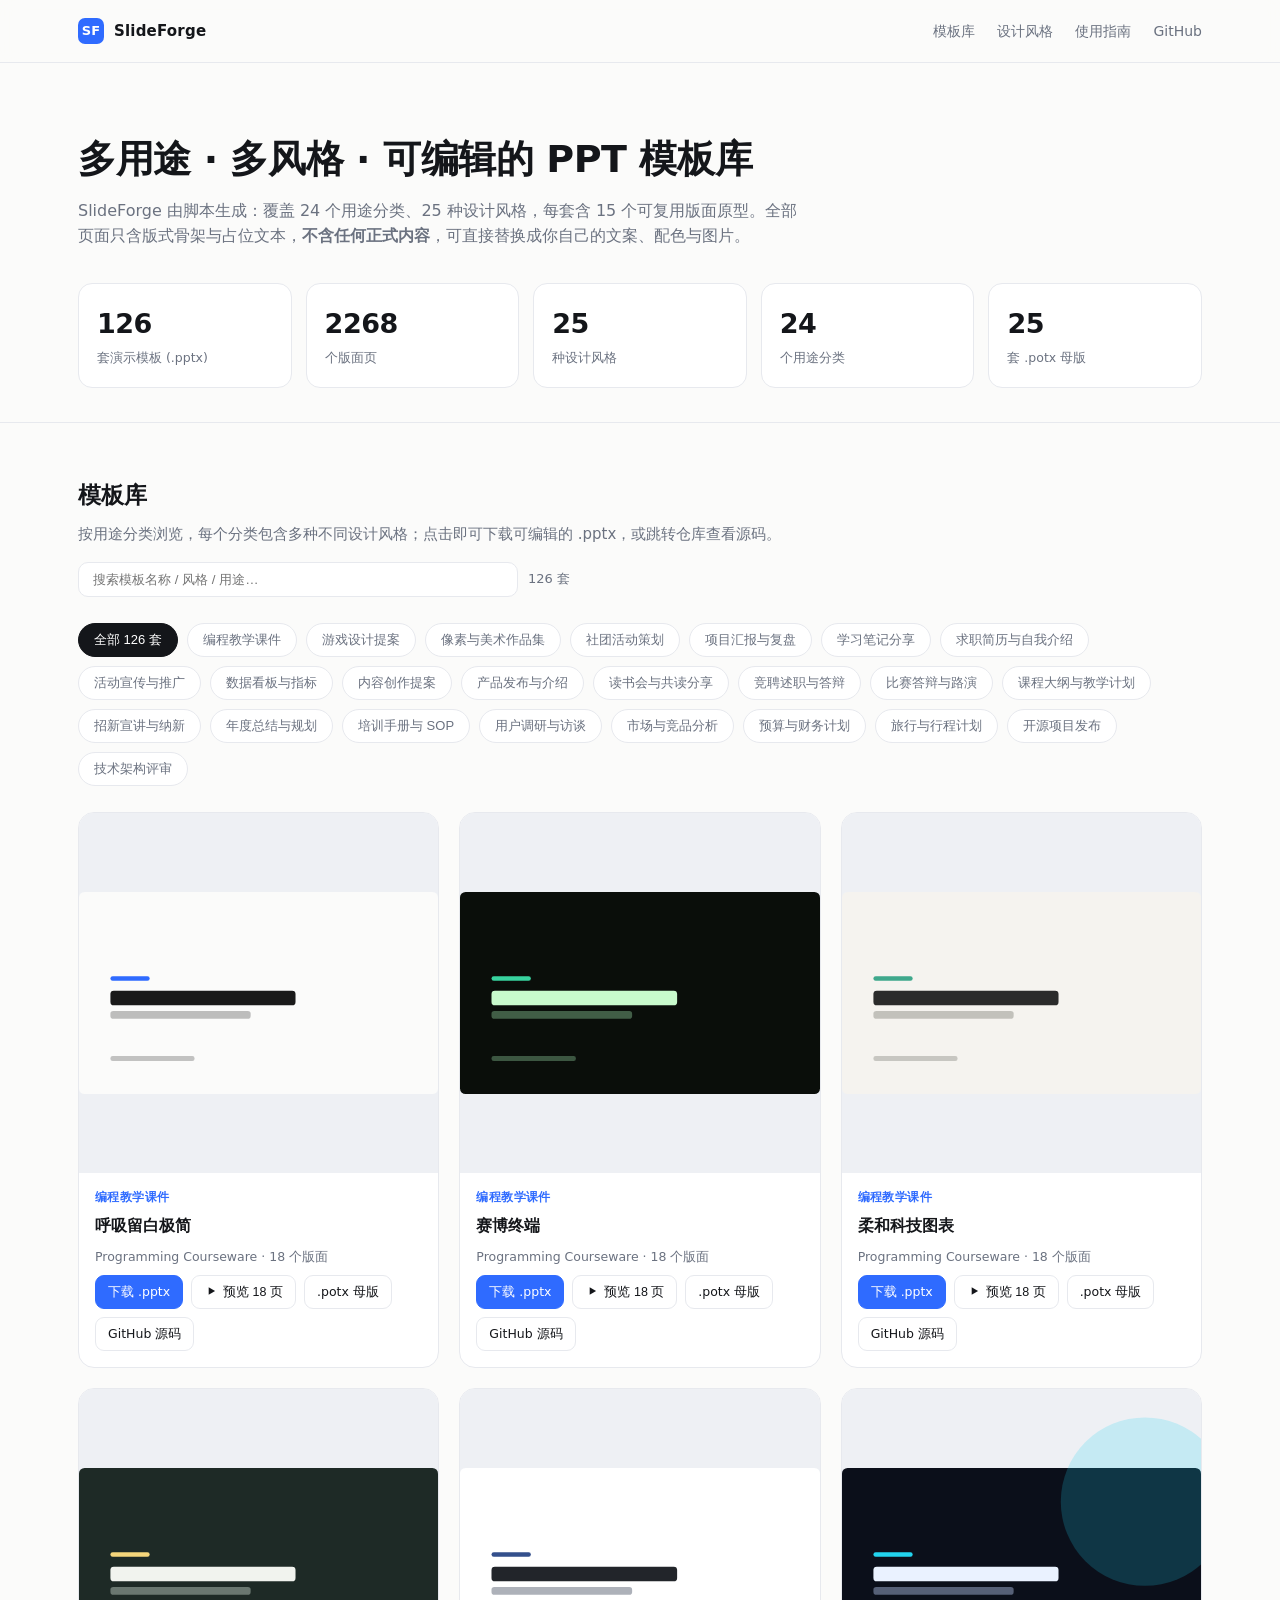
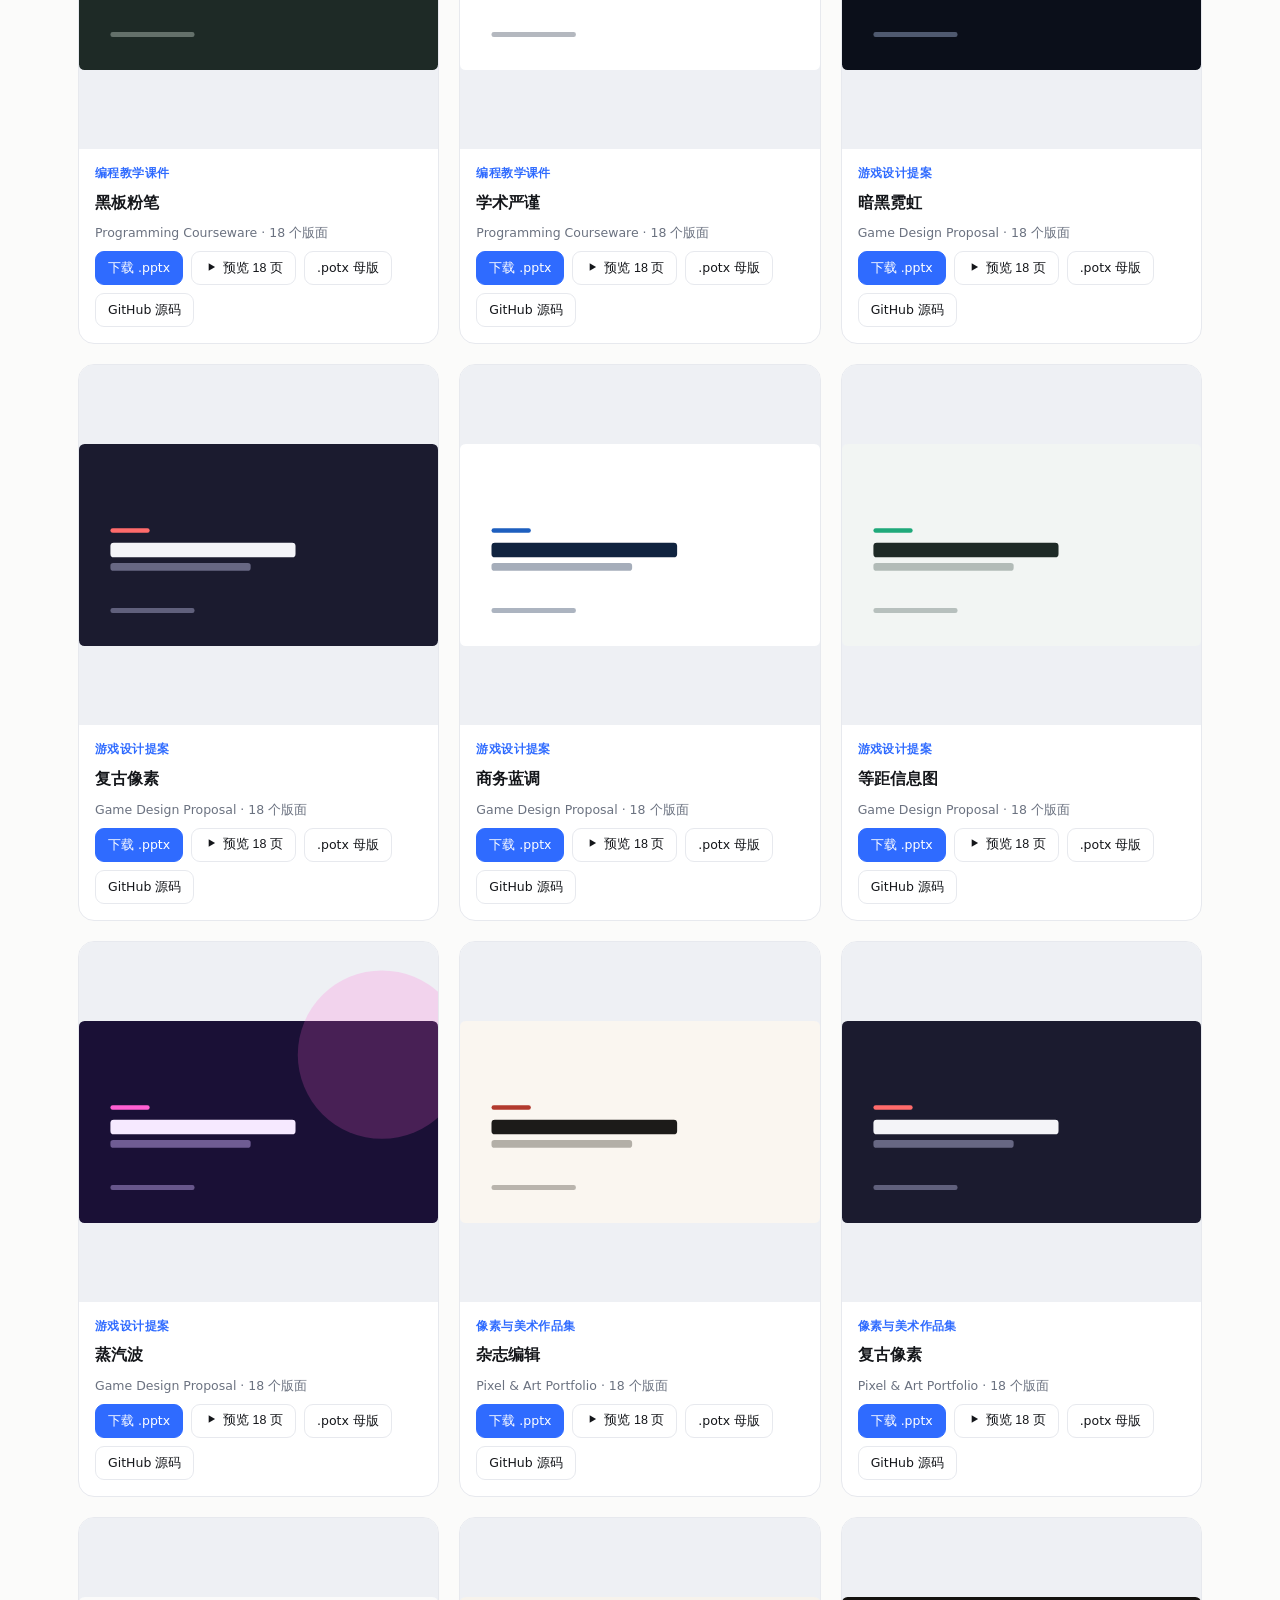
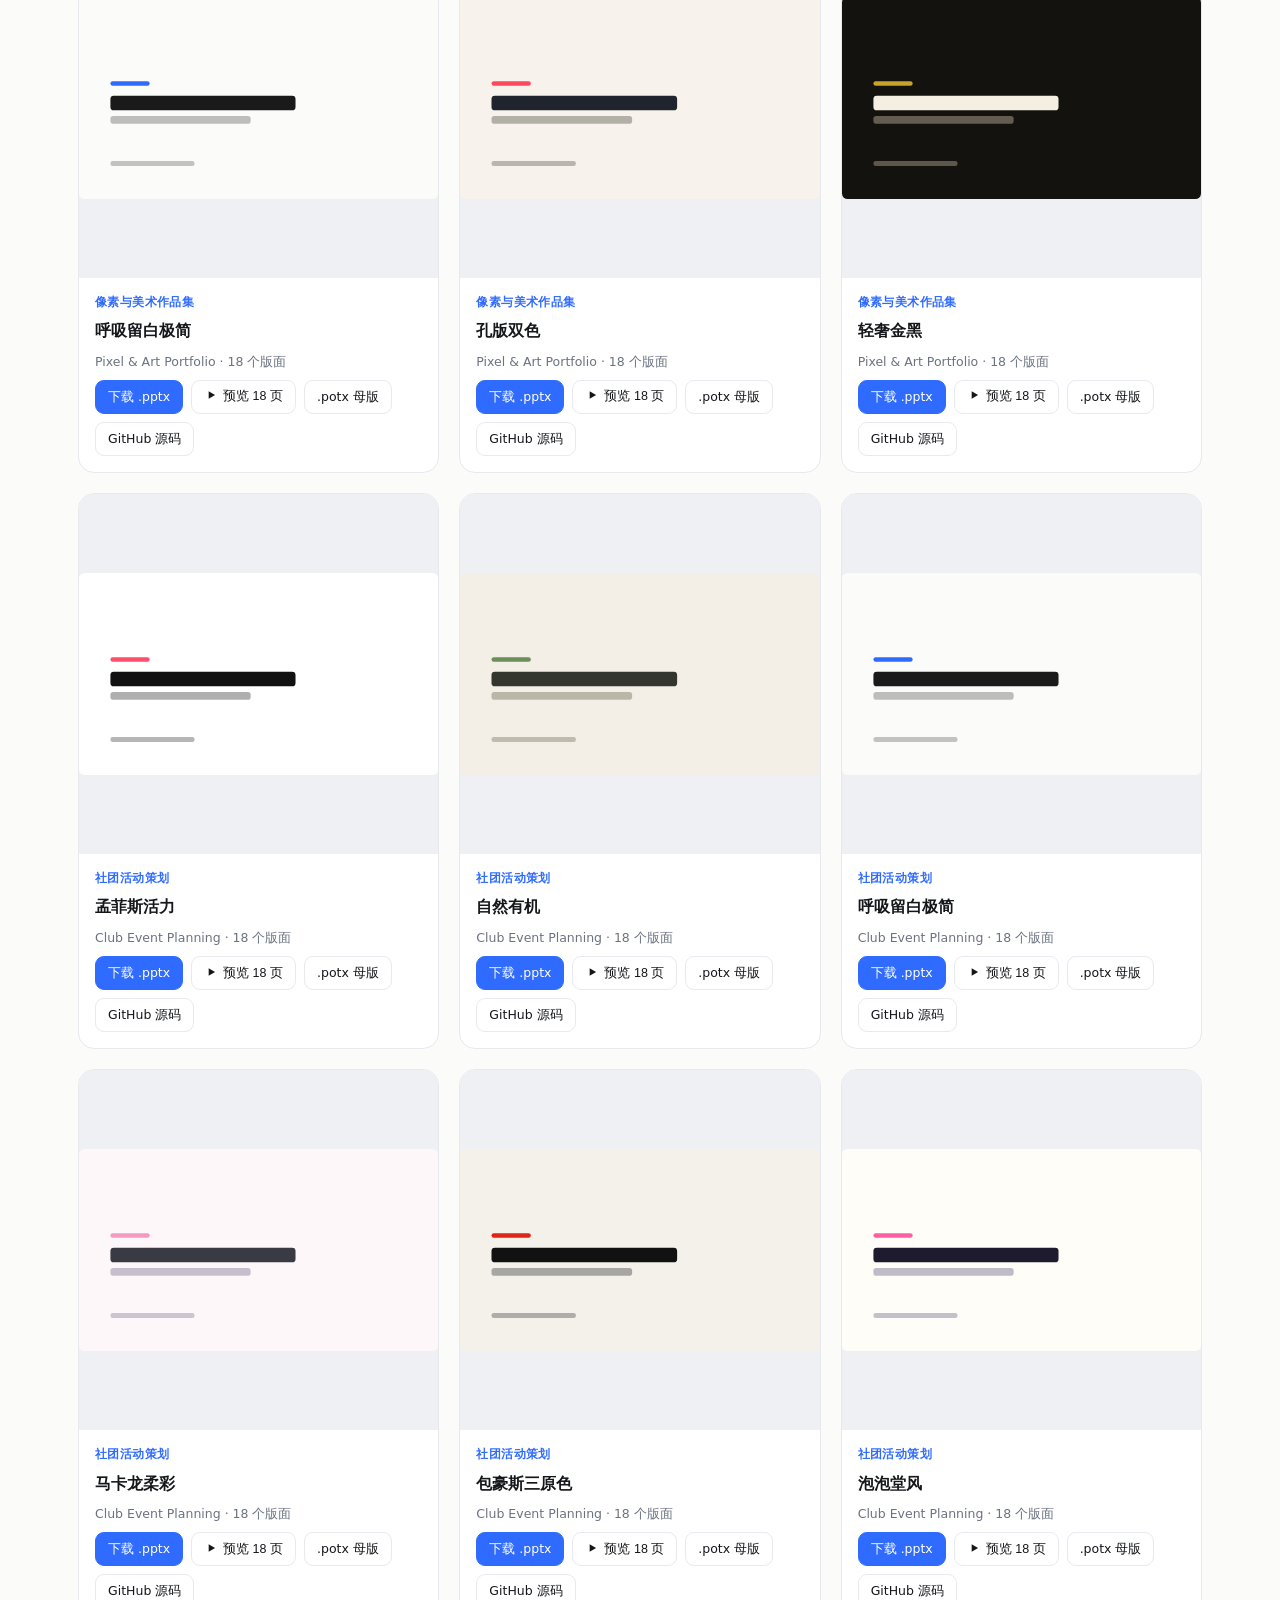
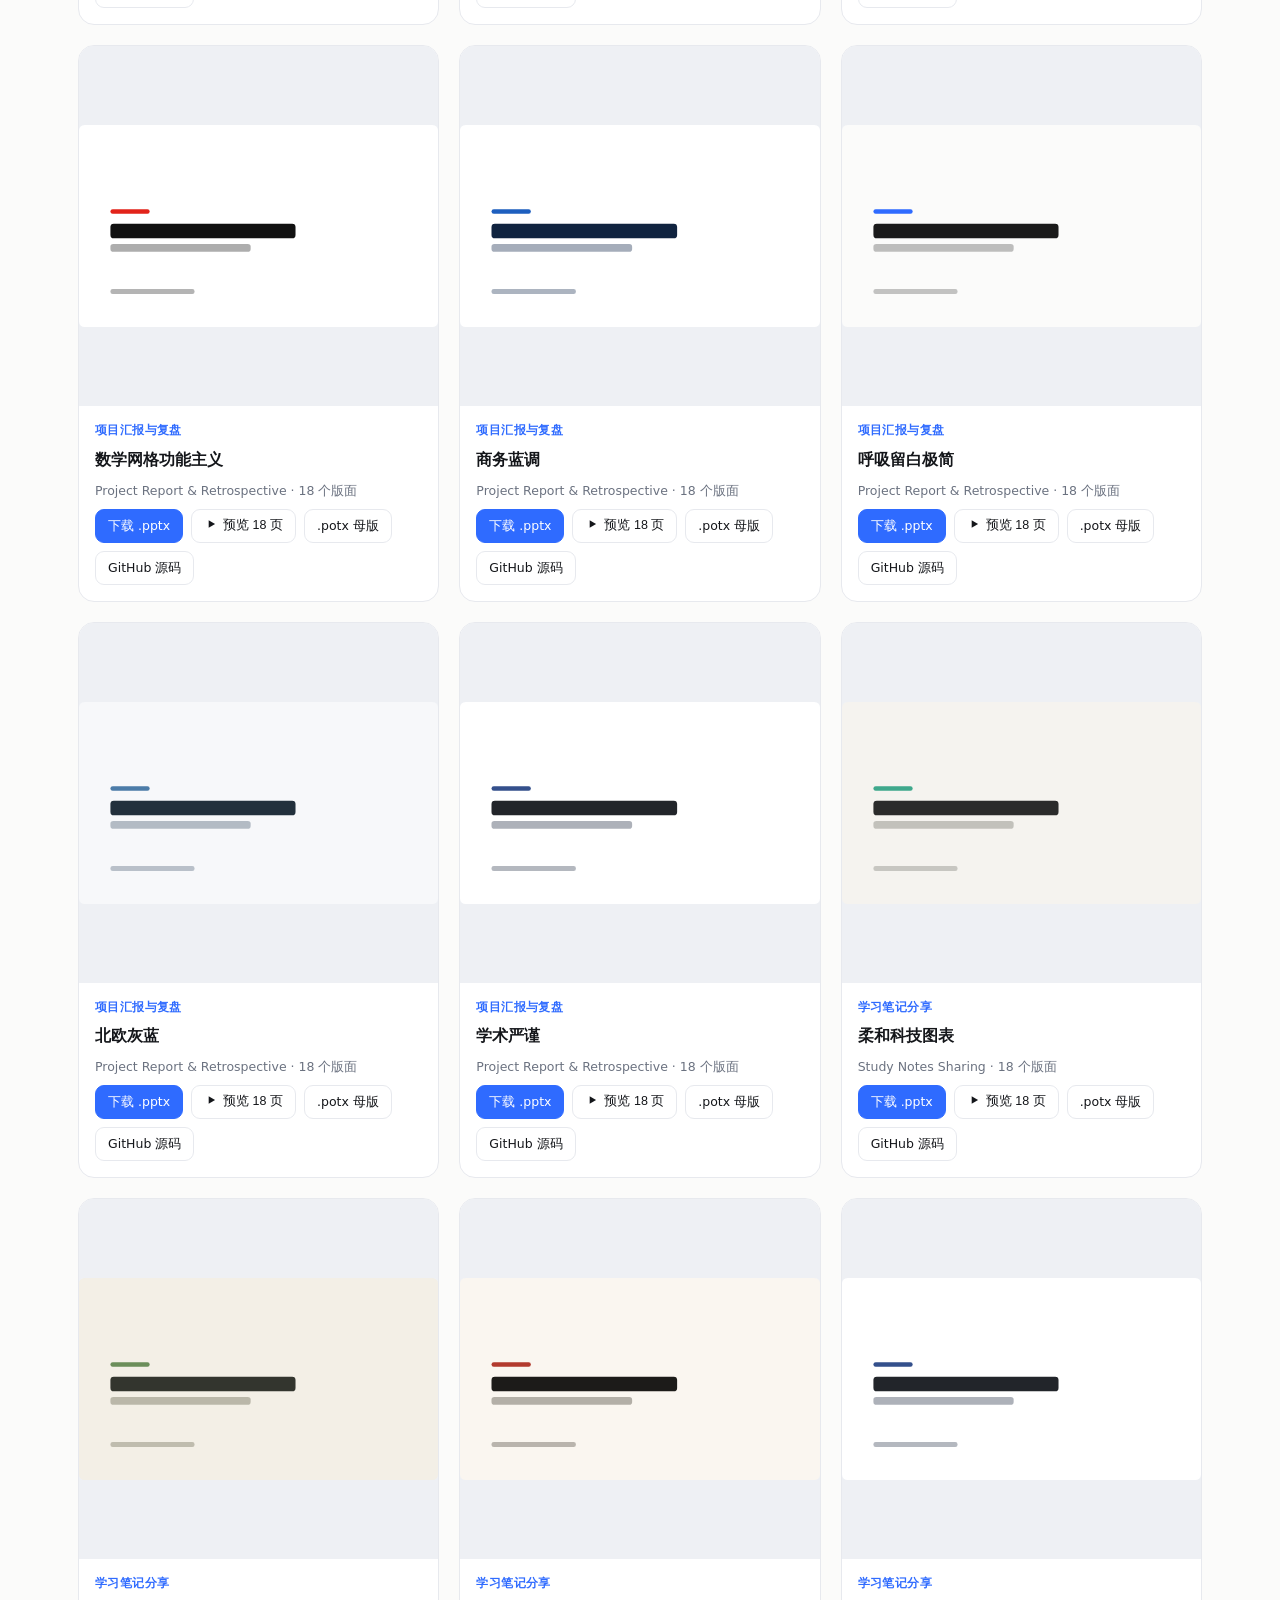
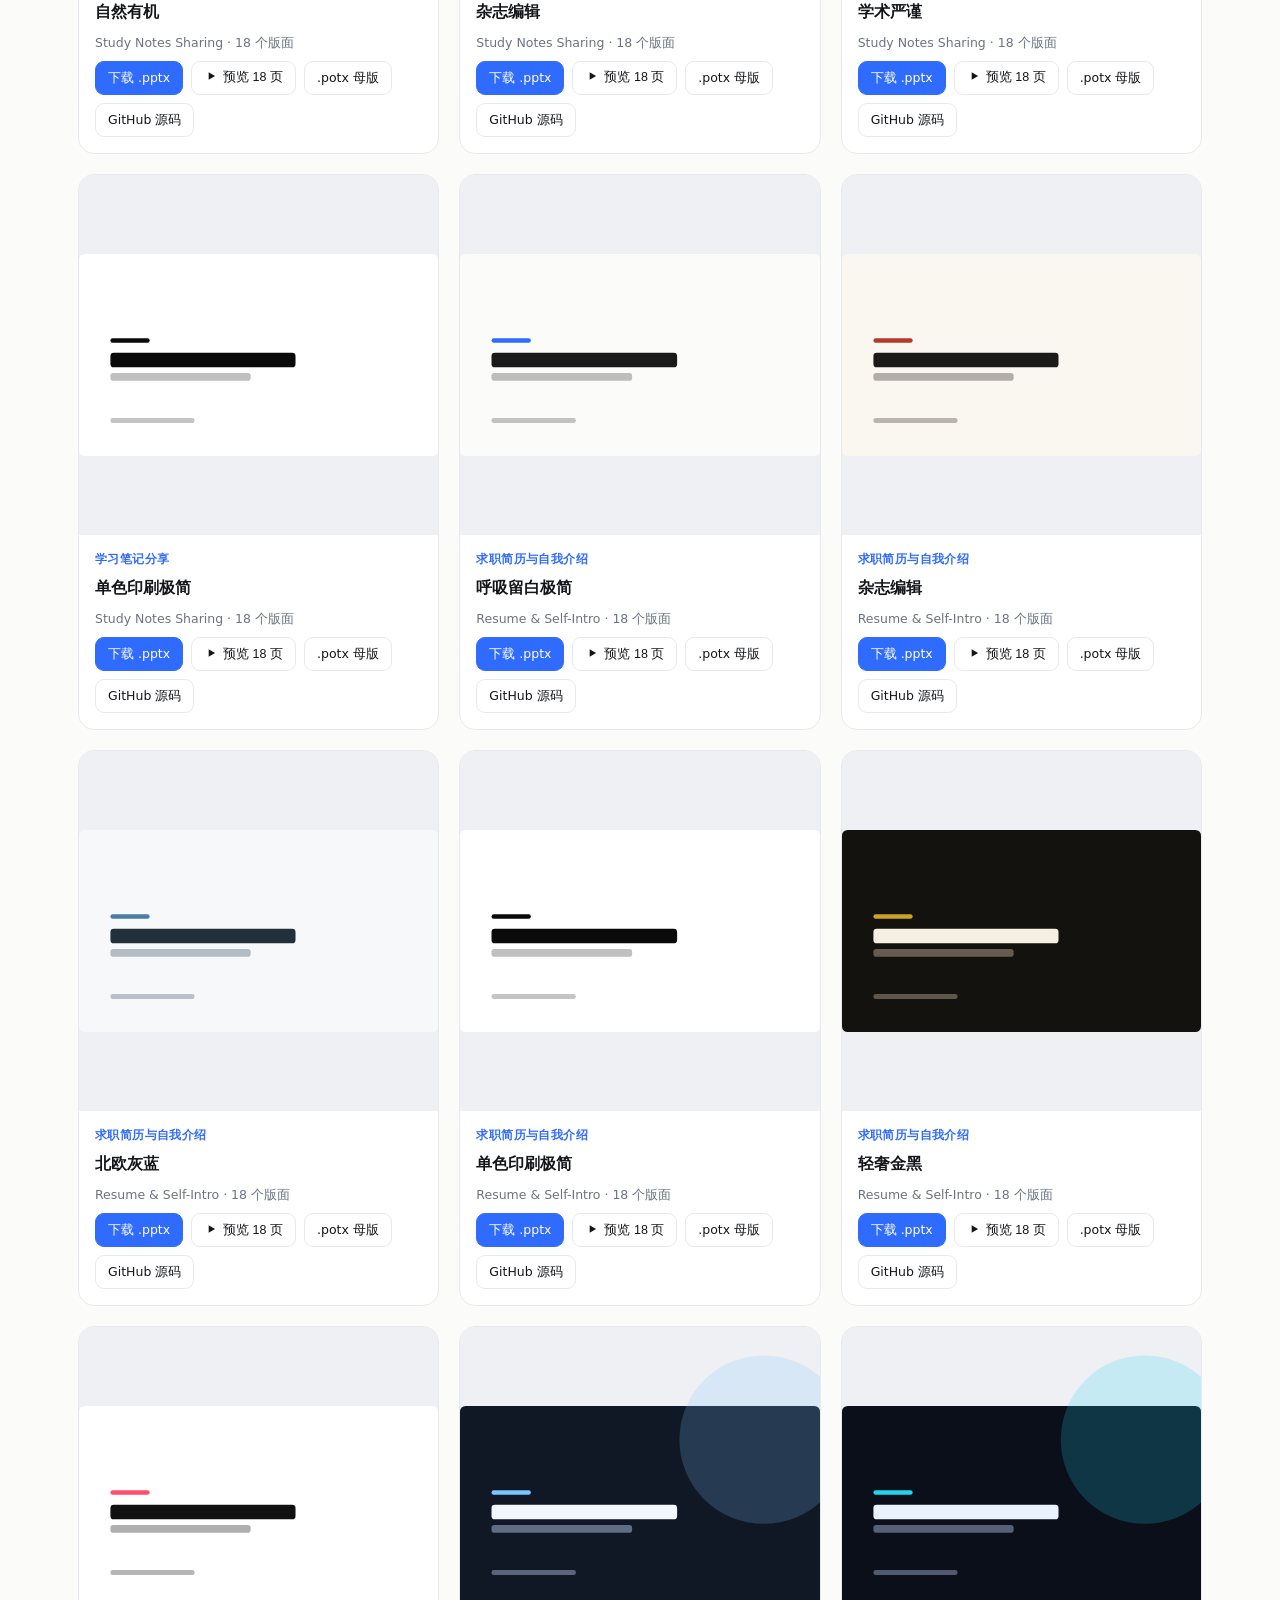
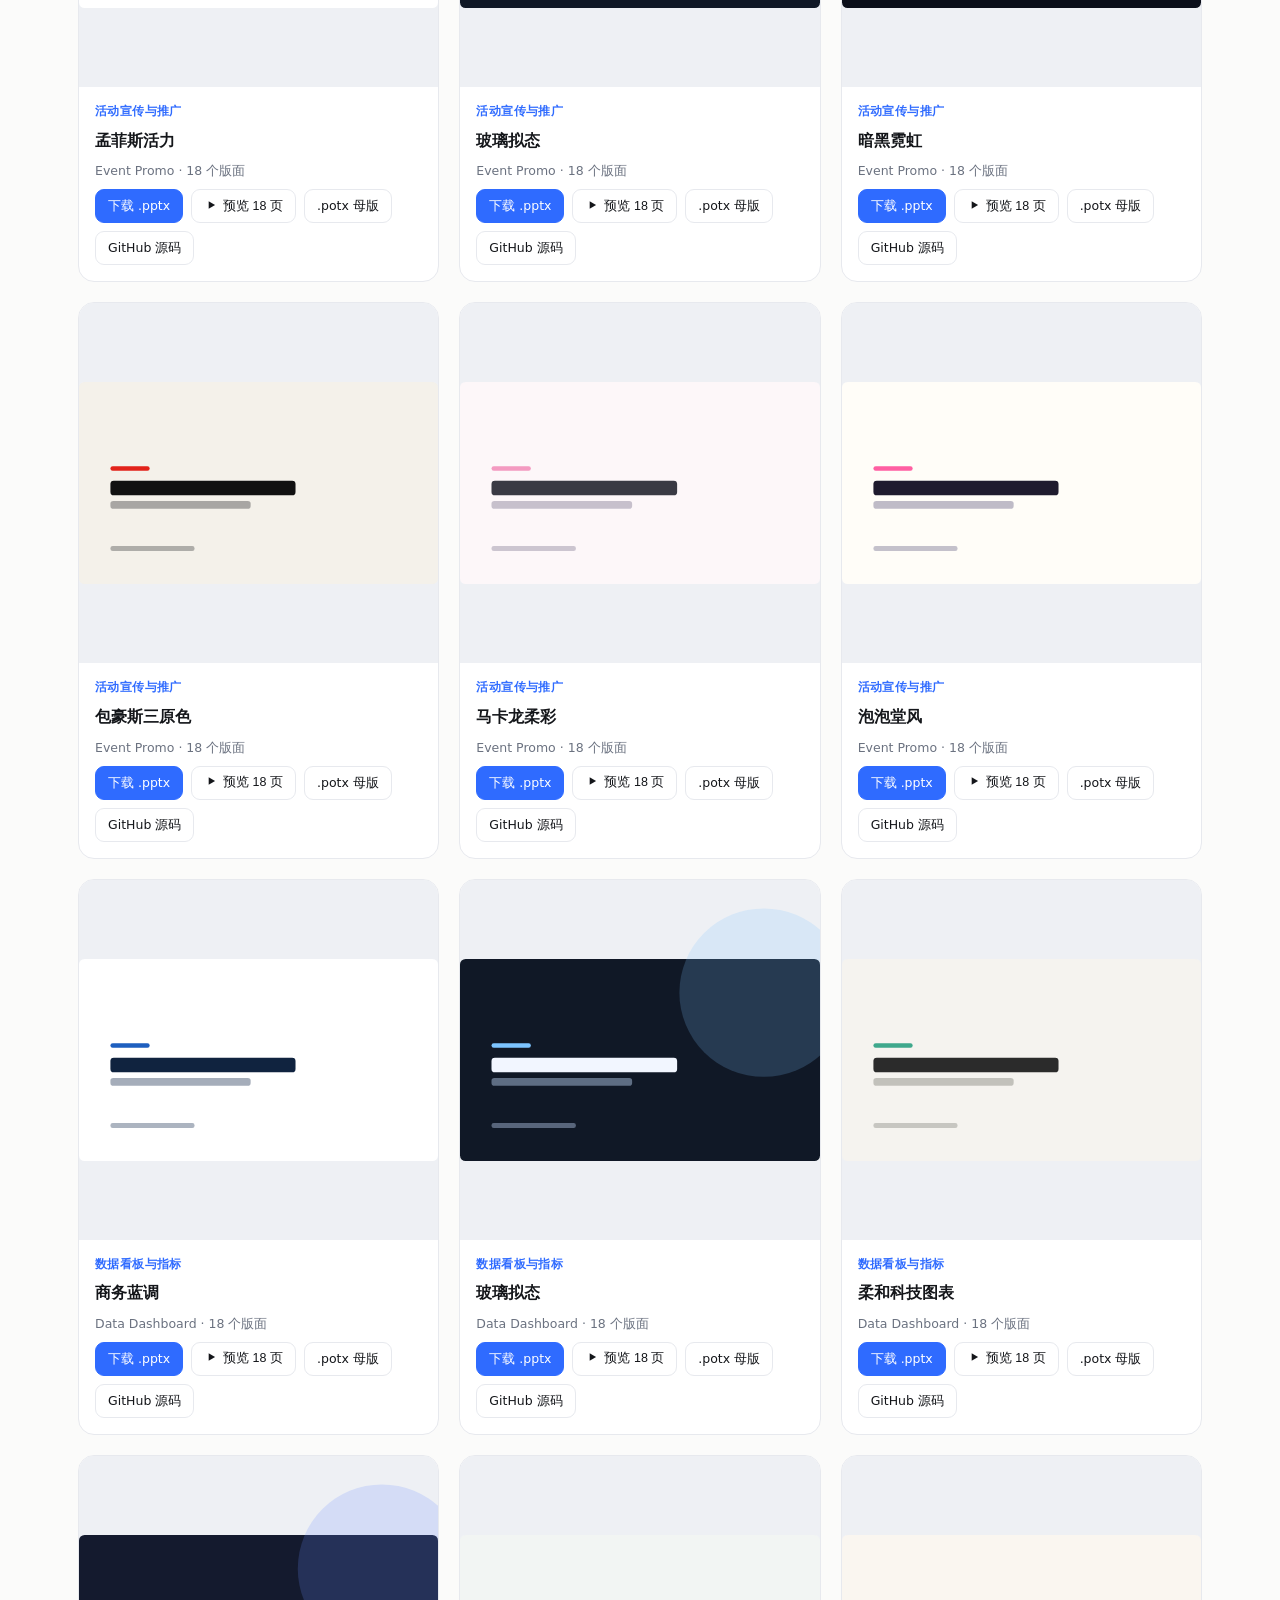
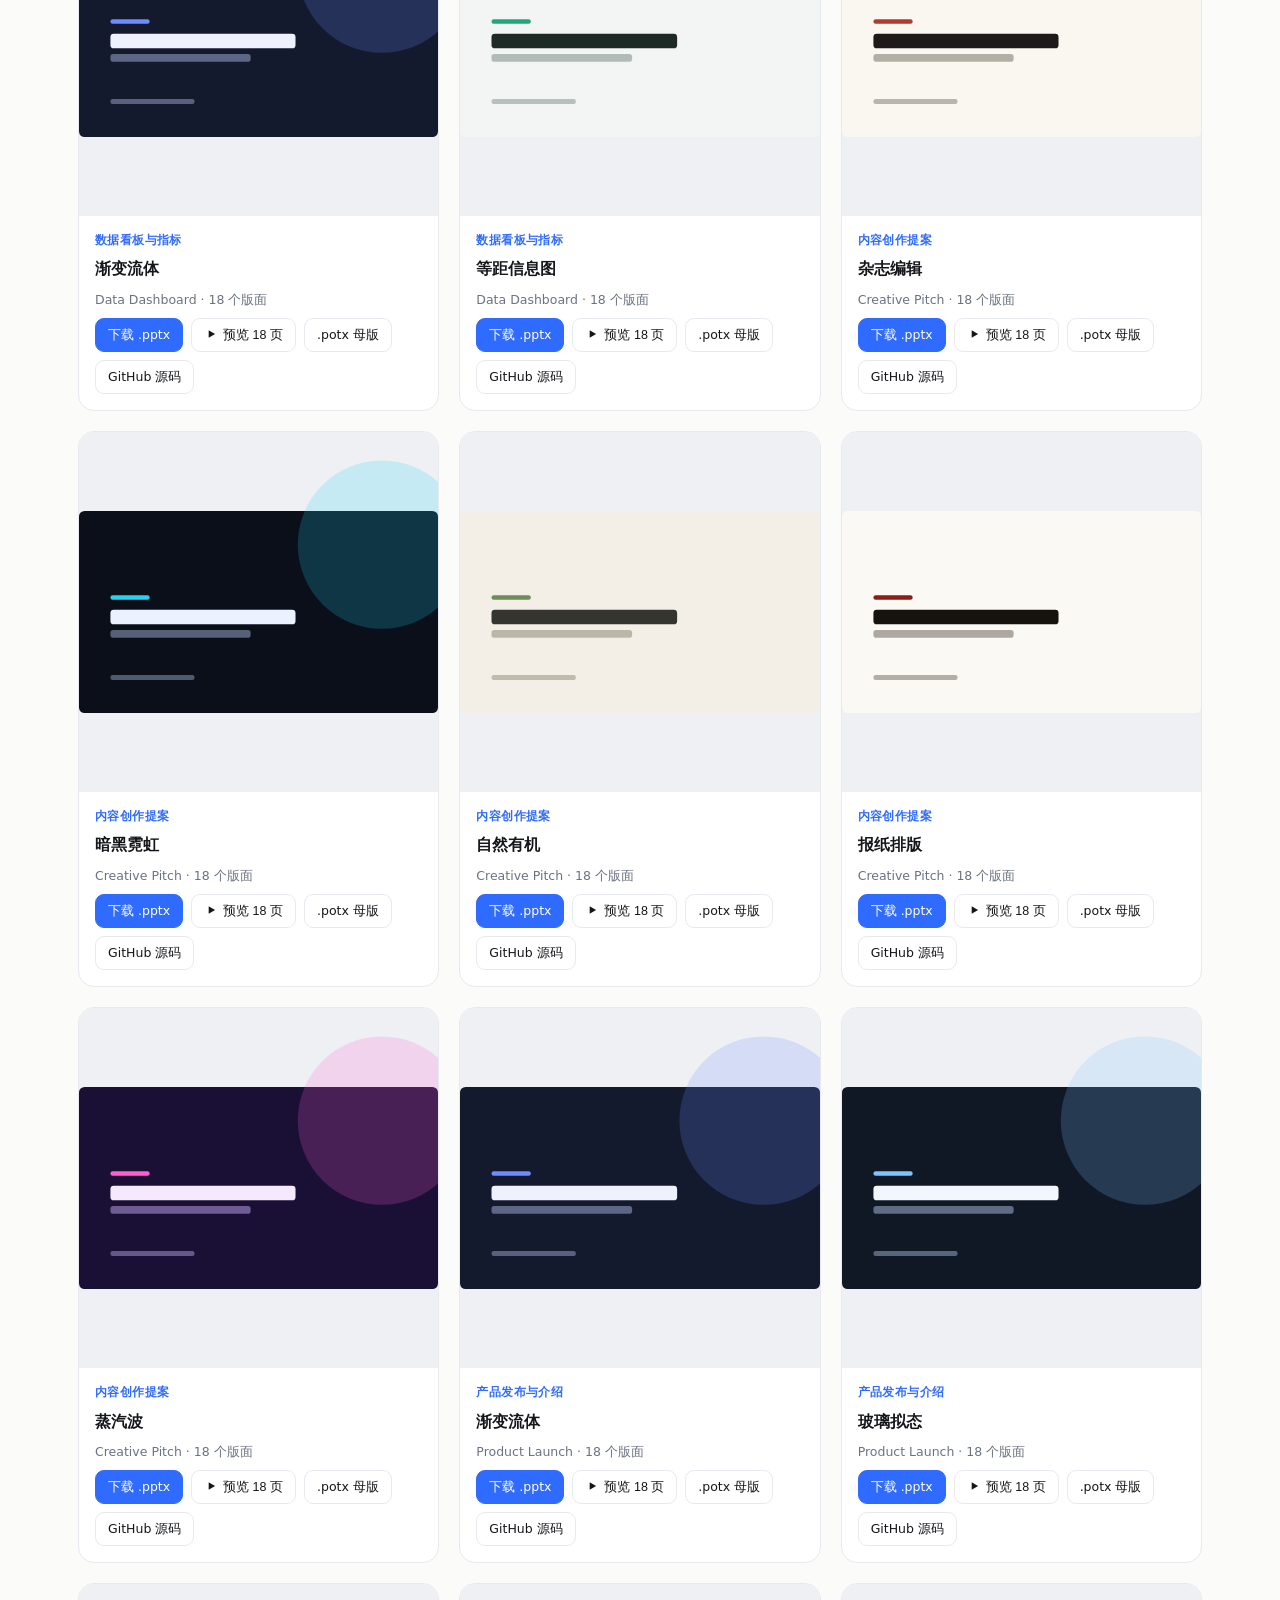
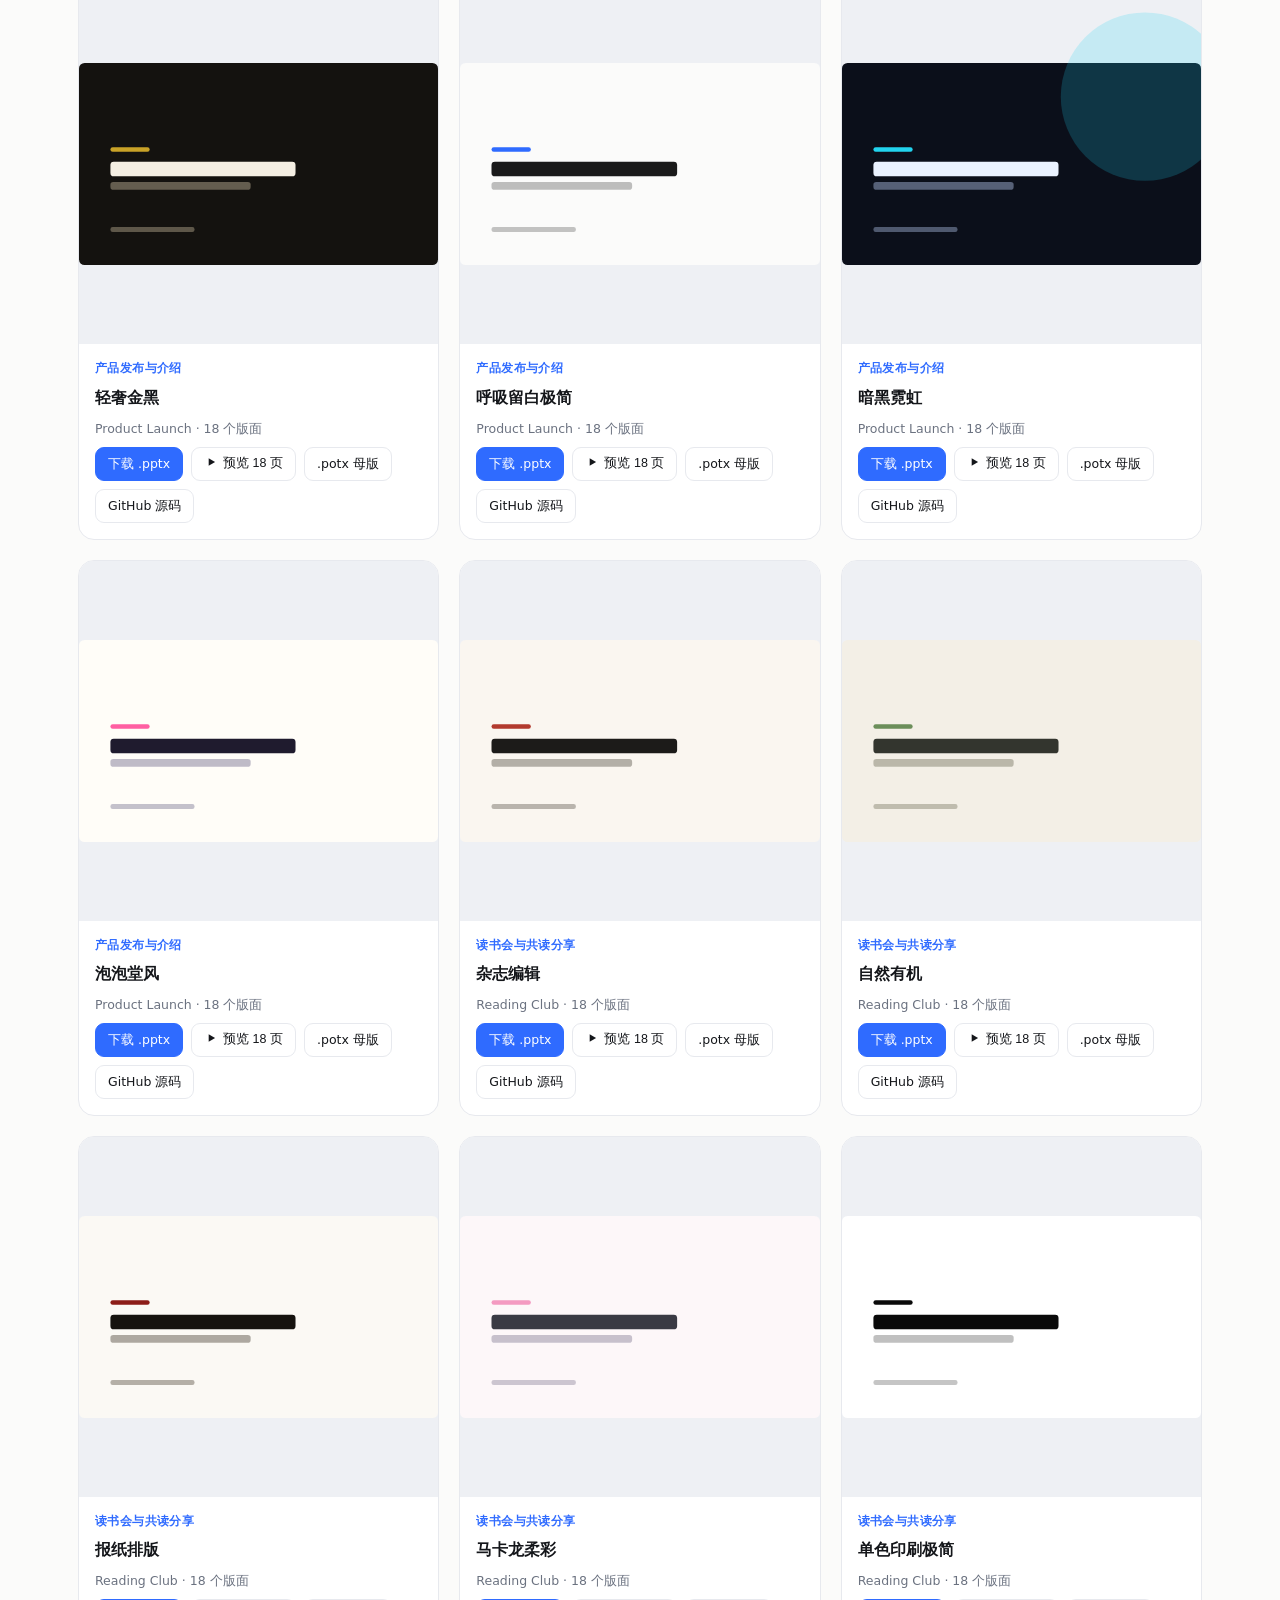
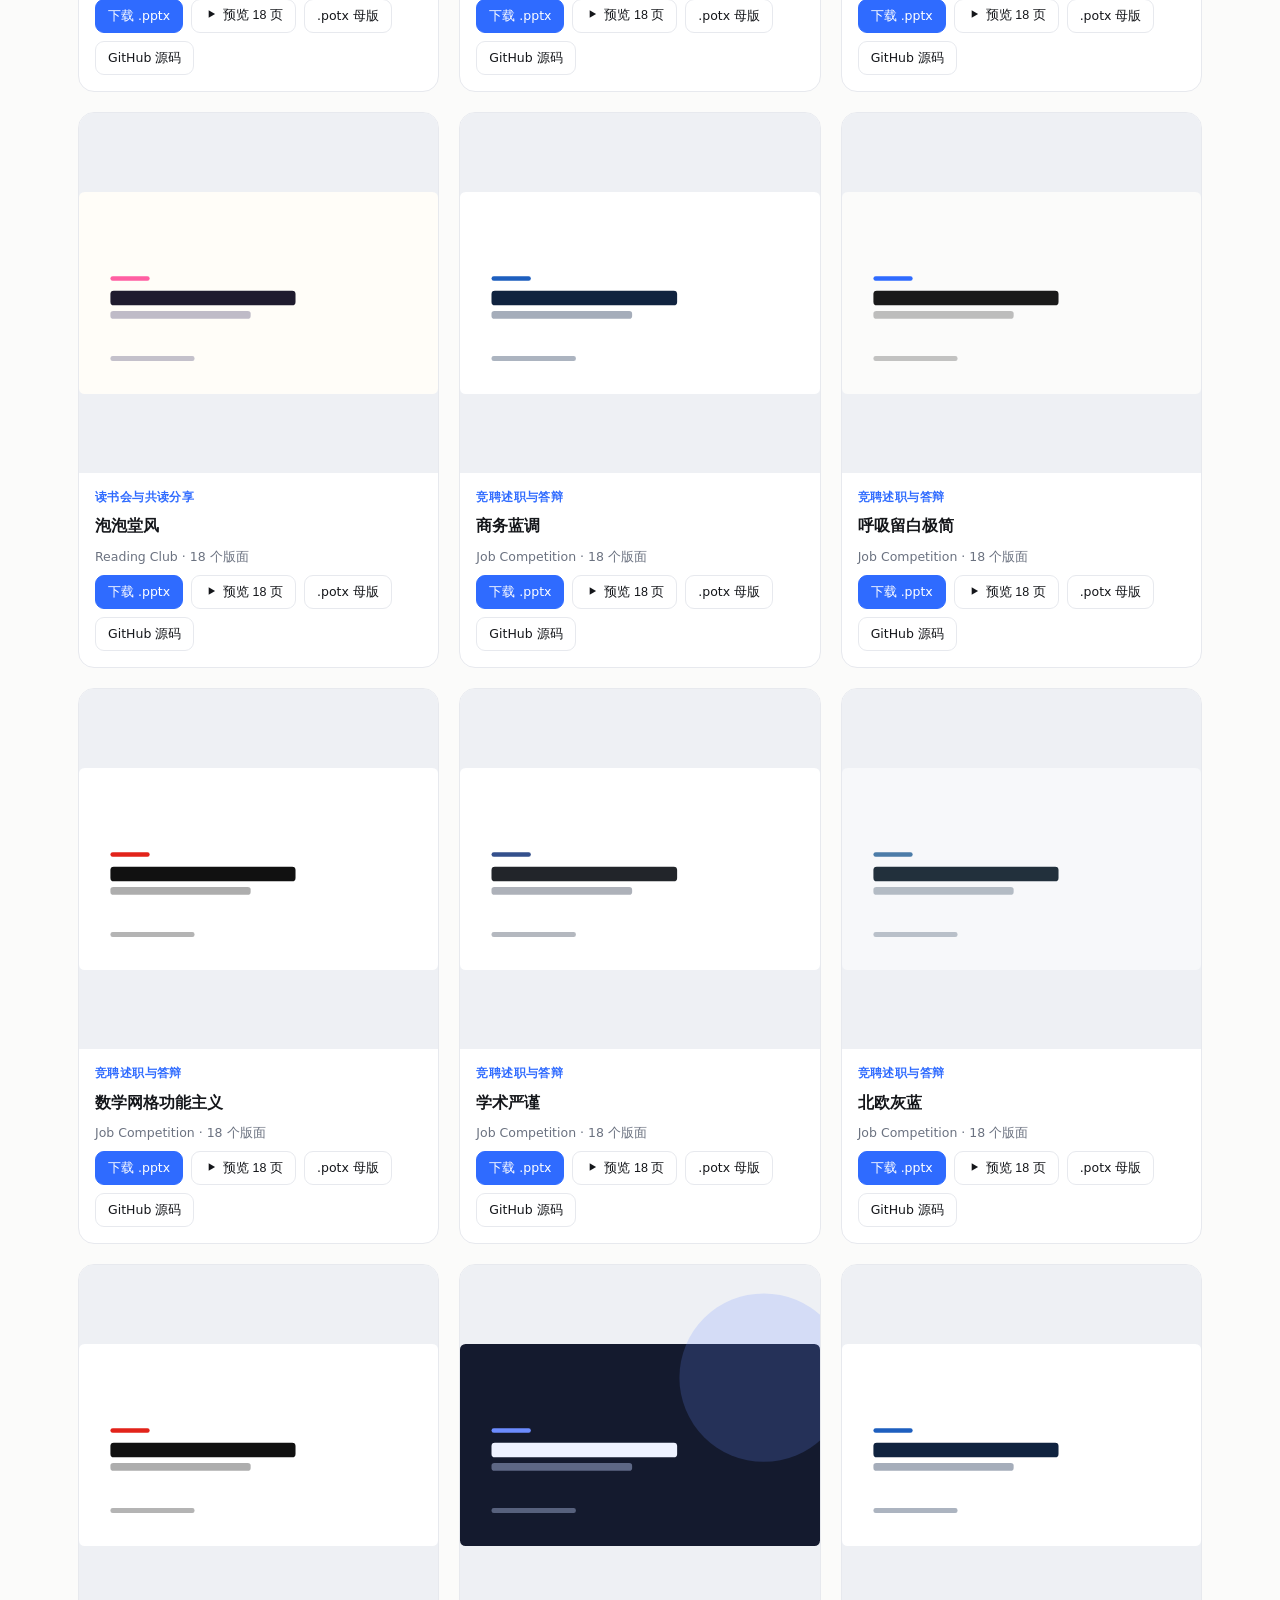
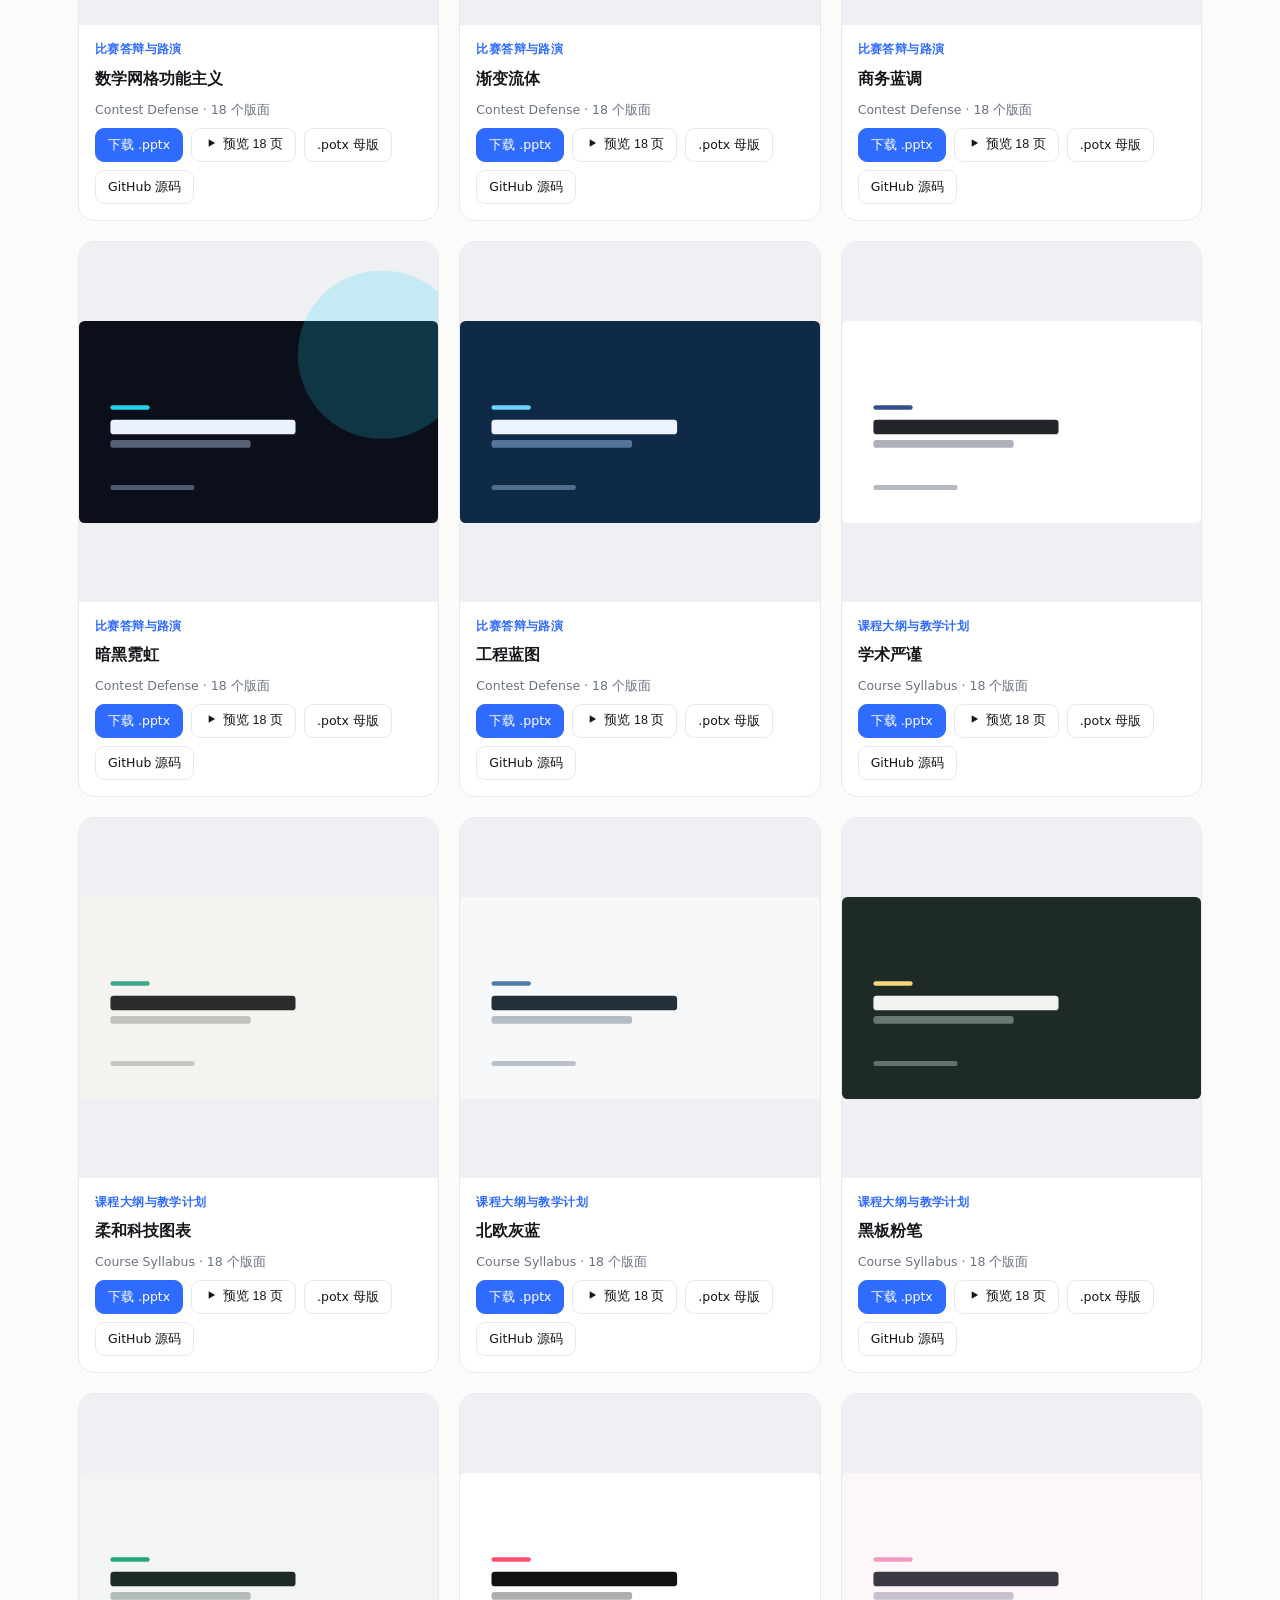
<file: index.html>
<!DOCTYPE html>
<html lang="zh-CN">
<head>
<meta charset="utf-8">
<meta name="viewport" content="width=device-width,initial-scale=1">
<title>SlideForge · 多用途可编辑 PPT 模板库</title>
<meta name="description" content="SlideForge —— 126 套多用途、多风格、可编辑且不含正式内容的 PPT 模板库，MIT 协议。">
<link rel="canonical" href="https://fanquanpp.github.io/slide-forge/">
<meta name="theme-color" content="#2f6bff">
<meta name="color-scheme" content="light dark">
<meta property="og:site_name" content="SlideForge">
<meta property="og:type" content="website">
<meta property="og:title" content="SlideForge · 多用途可编辑 PPT 模板库">
<meta property="og:description" content="126 套多用途、多风格、可编辑且不含正式内容的 PPT 模板库（MIT）。">
<meta property="og:url" content="https://fanquanpp.github.io/slide-forge/">
<meta property="og:image" content="https://fanquanpp.github.io/slide-forge/assets/previews/slideforge-styles.svg">
<meta name="twitter:card" content="summary_large_image">
<link rel="icon" href="data:image/svg+xml,%3Csvg xmlns='http://www.w3.org/2000/svg' viewBox='0 0 32 32'%3E%3Crect width='32' height='32' rx='8' fill='%232f6bff'/%3E%3Ctext x='16' y='21' font-family='Segoe UI,sans-serif' font-size='13' font-weight='700' fill='white' text-anchor='middle'%3ESF%3C/text%3E%3C/svg%3E">
<script type="application/ld+json">
{"@context":"https://schema.org","@type":"SoftwareSourceCode","name":"SlideForge","description":"多用途、多风格、可编辑且不含正式内容的 PPT 模板库","url":"https://fanquanpp.github.io/slide-forge/","codeRepository":"https://github.com/fanquanpp/slide-forge","license":"https://opensource.org/licenses/MIT","programmingLanguage":"Python","keywords":"pptx, powerpoint, templates, python-pptx, design","author":{"@type":"Organization","name":"SlideForge Contributors"}}
</script>
<style>
*{box-sizing:border-box;margin:0;padding:0}
:root{--ink:#14161a;--ink2:#6b7280;--line:#e7e9ee;--bg:#fbfbfa;--accent:#2f6bff;--card:#fff}
html{scroll-behavior:smooth}
body{background:var(--bg);color:var(--ink);font:15px/1.6 "Segoe UI","Microsoft YaHei",system-ui,sans-serif;-webkit-font-smoothing:antialiased}
a{color:inherit;text-decoration:none}
.wrap{max-width:1180px;margin:0 auto;padding:0 28px}
header.top{position:sticky;top:0;z-index:20;background:rgba(251,251,250,.86);backdrop-filter:blur(10px);border-bottom:1px solid var(--line)}
.top .wrap{display:flex;align-items:center;justify-content:space-between;height:62px}
.brand{display:flex;align-items:center;gap:10px;font-weight:700;letter-spacing:.2px}
.mark{width:26px;height:26px;border-radius:7px;background:var(--accent);display:inline-flex;align-items:center;justify-content:center;color:#fff;font-size:13px;font-weight:800}
.top nav a{color:var(--ink2);font-size:14px;margin-left:22px}
.top nav a:hover{color:var(--accent)}
.hero{padding:74px 0 34px;border-bottom:1px solid var(--line)}
.hero h1{font-size:38px;font-weight:800;letter-spacing:-.4px;max-width:820px;line-height:1.18}
.hero p.lead{margin-top:16px;color:var(--ink2);max-width:720px;font-size:16px}
.metrics{display:grid;grid-template-columns:repeat(5,1fr);gap:14px;margin-top:34px}
.metric{background:var(--card);border:1px solid var(--line);border-radius:14px;padding:18px 18px}
.metric b{display:block;font-size:27px;font-weight:800;letter-spacing:-.5px}
.metric span{color:var(--ink2);font-size:12.5px}
section{padding:54px 0;border-bottom:1px solid var(--line)}
h2.sec{font-size:23px;font-weight:750;letter-spacing:-.2px}
p.sub{color:var(--ink2);margin-top:8px;max-width:760px}
.filters{display:flex;flex-wrap:wrap;gap:9px;margin:26px 0 8px}
.chip{border:1px solid var(--line);background:var(--card);border-radius:999px;padding:7px 15px;font-size:13px;cursor:pointer;color:var(--ink2)}
.chip.on{background:var(--ink);color:#fff;border-color:var(--ink)}
.grid{display:grid;grid-template-columns:repeat(3,1fr);gap:20px;margin-top:26px}
.card{background:var(--card);border:1px solid var(--line);border-radius:16px;overflow:hidden;display:flex;flex-direction:column;transition:transform .15s,box-shadow .15s}
.card:hover{transform:translateY(-3px);box-shadow:0 10px 30px rgba(20,22,26,.08)}
.card img{width:100%;display:block;background:#eef0f4}
.card .body{padding:15px 16px 16px;display:flex;flex-direction:column;gap:8px;flex:1}
.card .cat{font-size:11.5px;color:var(--accent);font-weight:700;letter-spacing:.4px;text-transform:uppercase}
.card .name{font-weight:700;font-size:15.5px}
.card .meta{color:var(--ink2);font-size:12.5px}
.card .links{margin-top:auto;display:flex;gap:8px;flex-wrap:wrap}
.btn{border:1px solid var(--line);border-radius:9px;padding:6px 12px;font-size:12.5px;color:var(--ink);background:#fff}
.btn.primary{background:var(--accent);border-color:var(--accent);color:#fff}
.btn:hover{border-color:var(--accent)}
.themegrid{display:grid;grid-template-columns:repeat(4,1fr);gap:16px;margin-top:26px}
.tcard{background:var(--card);border:1px solid var(--line);border-radius:14px;padding:16px}
.tcard .sw{display:flex;gap:6px;margin-bottom:12px}
.tcard .sw i{width:22px;height:22px;border-radius:6px;display:block;border:1px solid rgba(0,0,0,.06)}
.tcard b{font-size:14.5px}
.tcard small{display:block;color:var(--ink2);font-size:12px;margin-top:3px}
.tcard em{display:block;color:var(--ink2);font-size:12px;font-style:normal;margin-top:8px;line-height:1.5}
.usegrid{display:grid;grid-template-columns:repeat(3,1fr);gap:20px;margin-top:26px}
.ubox{background:var(--card);border:1px solid var(--line);border-radius:14px;padding:20px}
.ubox h3{font-size:15px;margin-bottom:8px}
.ubox p,.ubox li{color:var(--ink2);font-size:13.5px}
.ubox ol{margin-left:18px;display:flex;flex-direction:column;gap:6px}
pre{background:#14161a;color:#e8ecf3;border-radius:12px;padding:16px 18px;overflow:auto;font:12.5px/1.6 Consolas,monospace;margin-top:14px}
footer{padding:40px 0 60px;color:var(--ink2);font-size:13px}
footer a{color:var(--accent)}
.tag{display:inline-block;border:1px solid var(--line);border-radius:999px;padding:3px 10px;font-size:11.5px;color:var(--ink2);margin:0 6px 6px 0}
@media(max-width:900px){.metrics{grid-template-columns:repeat(2,1fr)}.grid{grid-template-columns:1fr 1fr}.themegrid{grid-template-columns:1fr 1fr}.usegrid{grid-template-columns:1fr}.hero h1{font-size:30px}}
@media(max-width:600px){.grid,.themegrid{grid-template-columns:1fr}}
@media(prefers-color-scheme:dark){
:root{--ink:#e8ecf3;--ink2:#9aa7cc;--line:#2a3556;--bg:#10141d;--card:#171d2a;--accent:#7cc4ff;color-scheme:dark}
body{background:var(--bg);color:var(--ink)}
header.top{background:rgba(16,20,29,.88);border-bottom-color:var(--line)}
.card,.tcard,.metric,.ubox,.btn,.searchbar input[type=search]{background:var(--card);color:var(--ink)}
.chip{background:var(--card);color:var(--ink2)}
.chip.on{background:var(--accent);color:#0b1220;border-color:var(--accent)}
pre{background:#0b0f17;color:#dbe6f5}
}
.skip-link{position:absolute;left:-9999px;top:0;background:var(--accent);color:#fff;padding:8px 14px;border-radius:0 0 8px 0;z-index:99}
.skip-link:focus{left:0}
:focus-visible{outline:2px solid var(--accent);outline-offset:2px;border-radius:4px}
.searchbar{display:flex;gap:10px;align-items:center;margin:16px 0 2px;flex-wrap:wrap}
.searchbar input[type=search]{flex:1 1 260px;max-width:440px;border:1px solid var(--line);border-radius:10px;padding:9px 14px;font:14px/1.4 inherit;background:#fff;color:inherit}
.searchbar input[type=search]:focus{border-color:var(--accent);outline:none}
.count{color:var(--ink2);font-size:13px}
.empty-state{display:none;background:var(--card);border:1px dashed var(--line);border-radius:12px;padding:26px;text-align:center;color:var(--ink2);margin-top:14px}
@media(prefers-reduced-motion:reduce){*{transition:none!important;animation:none!important;scroll-behavior:auto!important}}
.pv-btn{position:absolute;inset:0;width:100%;height:100%;border:0;background:transparent;cursor:zoom-in;opacity:0}
.card{position:relative}
.card:hover .pv-btn,.card:focus-within .pv-btn{opacity:1}
.pv-chip{position:absolute;left:10px;bottom:10px;background:rgba(20,22,26,.82);color:#fff;border-radius:999px;padding:5px 12px;font-size:12px;display:flex;gap:6px;align-items:center;pointer-events:none}
.pv-btn:focus-visible{opacity:1;outline:2px solid var(--accent)}
dialog.lightbox{border:0;border-radius:16px;padding:0;max-width:min(1100px,94vw);width:94vw;background:var(--card);color:var(--ink)}
dialog.lightbox::backdrop{background:rgba(8,10,16,.66);backdrop-filter:blur(3px)}
.lb-head{display:flex;align-items:center;justify-content:space-between;gap:12px;padding:14px 18px;border-bottom:1px solid var(--line)}
.lb-head b{font-size:15px}
.lb-head .x{border:1px solid var(--line);background:transparent;color:inherit;border-radius:8px;padding:6px 10px;cursor:pointer;font-size:13px}
.lb-body{display:flex;gap:14px;padding:16px 18px;flex-wrap:wrap}
.lb-main{flex:2 1 520px;min-width:300px}
.lb-main img,.lb-main svg{width:100%;height:auto;display:block;border-radius:12px;border:1px solid var(--line);background:#eef0f4}
.lb-fallback{display:none;padding:22px;border:1px dashed var(--line);border-radius:12px;color:var(--ink2);font-size:13.5px}
.lb-thumb{flex:1 1 200px;min-width:180px;display:flex;flex-wrap:wrap;gap:8px;align-content:flex-start}
.lb-thumb button{border:1px solid var(--line);background:transparent;border-radius:8px;padding:0;cursor:pointer;overflow:hidden;width:calc(50% - 4px)}
.lb-thumb button[aria-current="true"]{outline:2px solid var(--accent)}
.lb-thumb img{width:100%;height:auto;display:block}
.lb-meta{padding:0 18px 18px;color:var(--ink2);font-size:13px;display:flex;gap:14px;flex-wrap:wrap}
.lb-nav{display:flex;gap:8px;padding:0 18px 18px;flex-wrap:wrap}
.lb-nav button{border:1px solid var(--line);background:transparent;color:inherit;border-radius:9px;padding:7px 12px;cursor:pointer;font-size:13px}
@media(max-width:760px){.lb-thumb{flex-basis:100%}.lb-thumb button{width:calc(25% - 6px)}}
@media print{header.top,.filters,.searchbar,.chip,.btn{display:none!important}.grid{grid-template-columns:1fr 1fr}.card{break-inside:avoid}body{background:#fff;color:#000}a{color:#000;text-decoration:none}}
</style>
</head>
<body>
<a class="skip-link" href="#library">跳到模板列表</a>
<header class="top"><div class="wrap">
  <a class="brand" href="#top"><span class="mark">SF</span> SlideForge</a>
  <nav aria-label="站点导航"><a href="#library">模板库</a><a href="#styles">设计风格</a><a href="#usage">使用指南</a><a href="https://github.com/fanquanpp/slide-forge" target="_blank" rel="noopener">GitHub</a></nav>
</div></header>
<main id="main">
<div id="top"></div>
<div class="hero"><div class="wrap">
  <h1>多用途 · 多风格 · 可编辑的 PPT 模板库</h1>
  <p class="lead">SlideForge 由脚本生成：覆盖 24 个用途分类、25 种设计风格，每套含 15 个可复用版面原型。全部页面只含版式骨架与占位文本，<b>不含任何正式内容</b>，可直接替换成你自己的文案、配色与图片。</p>
  <div class="metrics">
    <div class="metric"><b>126</b><span>套演示模板 (.pptx)</span></div>
    <div class="metric"><b>2268</b><span>个版面页</span></div>
    <div class="metric"><b>25</b><span>种设计风格</span></div>
    <div class="metric"><b>24</b><span>个用途分类</span></div>
    <div class="metric"><b>25</b><span>套 .potx 母版</span></div>
  </div>
</div></div>
<section id="library" aria-labelledby="lib-h"><div class="wrap">
  <h2 class="sec" id="lib-h">模板库</h2>
  <p class="sub">按用途分类浏览，每个分类包含多种不同设计风格；点击即可下载可编辑的 .pptx，或跳转仓库查看源码。</p>
  <div class="searchbar">
    <input type="search" id="q" placeholder="搜索模板名称 / 风格 / 用途…" aria-label="搜索模板" autocomplete="off">
    <span class="count" id="count" role="status" aria-live="polite">126 套</span>
  </div>
  <div class="filters" role="group" aria-label="按用途筛选模板"><button class="chip on" data-cat="all">全部 126 套</button><button class="chip" data-cat="01-teaching" aria-pressed="false">编程教学课件</button><button class="chip" data-cat="02-game-gdd" aria-pressed="false">游戏设计提案</button><button class="chip" data-cat="03-portfolio" aria-pressed="false">像素与美术作品集</button><button class="chip" data-cat="04-club-event" aria-pressed="false">社团活动策划</button><button class="chip" data-cat="05-project-report" aria-pressed="false">项目汇报与复盘</button><button class="chip" data-cat="06-study-notes" aria-pressed="false">学习笔记分享</button><button class="chip" data-cat="07-resume" aria-pressed="false">求职简历与自我介绍</button><button class="chip" data-cat="08-promo" aria-pressed="false">活动宣传与推广</button><button class="chip" data-cat="09-dashboard" aria-pressed="false">数据看板与指标</button><button class="chip" data-cat="10-creative-pitch" aria-pressed="false">内容创作提案</button><button class="chip" data-cat="11-product-launch" aria-pressed="false">产品发布与介绍</button><button class="chip" data-cat="12-reading-club" aria-pressed="false">读书会与共读分享</button><button class="chip" data-cat="13-job-competition" aria-pressed="false">竞聘述职与答辩</button><button class="chip" data-cat="14-contest-defense" aria-pressed="false">比赛答辩与路演</button><button class="chip" data-cat="15-course-syllabus" aria-pressed="false">课程大纲与教学计划</button><button class="chip" data-cat="16-recruitment" aria-pressed="false">招新宣讲与纳新</button><button class="chip" data-cat="17-annual-review" aria-pressed="false">年度总结与规划</button><button class="chip" data-cat="18-training-manual" aria-pressed="false">培训手册与 SOP</button><button class="chip" data-cat="19-user-research" aria-pressed="false">用户调研与访谈</button><button class="chip" data-cat="20-market-analysis" aria-pressed="false">市场与竞品分析</button><button class="chip" data-cat="21-budget-plan" aria-pressed="false">预算与财务计划</button><button class="chip" data-cat="22-travel-plan" aria-pressed="false">旅行与行程计划</button><button class="chip" data-cat="23-open-source-release" aria-pressed="false">开源项目发布</button><button class="chip" data-cat="24-tech-review" aria-pressed="false">技术架构评审</button></div>
  <div class="grid"><article class="card" data-cat="01-teaching" data-file="01-teaching-programming-courseware/01__build.pptx" data-slides="18" data-style="build"><img loading="lazy" width="640" height="360" src="assets/previews/build-cover.svg" alt="编程教学课件 · 呼吸留白极简 预览"><button class="pv-btn" data-cat="01-teaching" data-file="01-teaching-programming-courseware/01__build.pptx" aria-label="放大预览 编程教学课件 · 呼吸留白极简"><span class="pv-chip"><svg viewBox="0 0 24 24" width="14" height="14" aria-hidden="true" style="vertical-align:-2px;margin-right:5px" fill="currentColor"><path d="M8 5.5v13l11-6.5z"/></svg> 预览 18 页</span></button><div class="body"><div class="cat">编程教学课件</div><div class="name">呼吸留白极简</div><div class="meta">Programming Courseware · 18 个版面</div><div class="links"><a class="btn primary" href="templates/01-teaching-programming-courseware/01__build.pptx" download>下载 .pptx</a><button class="btn preview" data-cat="01-teaching" data-file="01-teaching-programming-courseware/01__build.pptx" aria-label="预览 编程教学课件 · 呼吸留白极简"><svg viewBox="0 0 24 24" width="14" height="14" aria-hidden="true" style="vertical-align:-2px;margin-right:5px" fill="currentColor"><path d="M8 5.5v13l11-6.5z"/></svg>预览 18 页</button><a class="btn" href="templates/_potx/slideforge-build.potx" download>.potx 母版</a><a class="btn" href="https://github.com/fanquanpp/slide-forge/blob/main/templates/01-teaching-programming-courseware/01__build.pptx" target="_blank" rel="noopener">GitHub 源码</a></div></div></article><article class="card" data-cat="01-teaching" data-file="01-teaching-programming-courseware/01__terminal.pptx" data-slides="18" data-style="terminal"><img loading="lazy" width="640" height="360" src="assets/previews/terminal-cover.svg" alt="编程教学课件 · 赛博终端 预览"><button class="pv-btn" data-cat="01-teaching" data-file="01-teaching-programming-courseware/01__terminal.pptx" aria-label="放大预览 编程教学课件 · 赛博终端"><span class="pv-chip"><svg viewBox="0 0 24 24" width="14" height="14" aria-hidden="true" style="vertical-align:-2px;margin-right:5px" fill="currentColor"><path d="M8 5.5v13l11-6.5z"/></svg> 预览 18 页</span></button><div class="body"><div class="cat">编程教学课件</div><div class="name">赛博终端</div><div class="meta">Programming Courseware · 18 个版面</div><div class="links"><a class="btn primary" href="templates/01-teaching-programming-courseware/01__terminal.pptx" download>下载 .pptx</a><button class="btn preview" data-cat="01-teaching" data-file="01-teaching-programming-courseware/01__terminal.pptx" aria-label="预览 编程教学课件 · 赛博终端"><svg viewBox="0 0 24 24" width="14" height="14" aria-hidden="true" style="vertical-align:-2px;margin-right:5px" fill="currentColor"><path d="M8 5.5v13l11-6.5z"/></svg>预览 18 页</button><a class="btn" href="templates/_potx/slideforge-terminal.potx" download>.potx 母版</a><a class="btn" href="https://github.com/fanquanpp/slide-forge/blob/main/templates/01-teaching-programming-courseware/01__terminal.pptx" target="_blank" rel="noopener">GitHub 源码</a></div></div></article><article class="card" data-cat="01-teaching" data-file="01-teaching-programming-courseware/01__takram.pptx" data-slides="18" data-style="takram"><img loading="lazy" width="640" height="360" src="assets/previews/takram-cover.svg" alt="编程教学课件 · 柔和科技图表 预览"><button class="pv-btn" data-cat="01-teaching" data-file="01-teaching-programming-courseware/01__takram.pptx" aria-label="放大预览 编程教学课件 · 柔和科技图表"><span class="pv-chip"><svg viewBox="0 0 24 24" width="14" height="14" aria-hidden="true" style="vertical-align:-2px;margin-right:5px" fill="currentColor"><path d="M8 5.5v13l11-6.5z"/></svg> 预览 18 页</span></button><div class="body"><div class="cat">编程教学课件</div><div class="name">柔和科技图表</div><div class="meta">Programming Courseware · 18 个版面</div><div class="links"><a class="btn primary" href="templates/01-teaching-programming-courseware/01__takram.pptx" download>下载 .pptx</a><button class="btn preview" data-cat="01-teaching" data-file="01-teaching-programming-courseware/01__takram.pptx" aria-label="预览 编程教学课件 · 柔和科技图表"><svg viewBox="0 0 24 24" width="14" height="14" aria-hidden="true" style="vertical-align:-2px;margin-right:5px" fill="currentColor"><path d="M8 5.5v13l11-6.5z"/></svg>预览 18 页</button><a class="btn" href="templates/_potx/slideforge-takram.potx" download>.potx 母版</a><a class="btn" href="https://github.com/fanquanpp/slide-forge/blob/main/templates/01-teaching-programming-courseware/01__takram.pptx" target="_blank" rel="noopener">GitHub 源码</a></div></div></article><article class="card" data-cat="01-teaching" data-file="01-teaching-programming-courseware/01__chalk.pptx" data-slides="18" data-style="chalk"><img loading="lazy" width="640" height="360" src="assets/previews/chalk-cover.svg" alt="编程教学课件 · 黑板粉笔 预览"><button class="pv-btn" data-cat="01-teaching" data-file="01-teaching-programming-courseware/01__chalk.pptx" aria-label="放大预览 编程教学课件 · 黑板粉笔"><span class="pv-chip"><svg viewBox="0 0 24 24" width="14" height="14" aria-hidden="true" style="vertical-align:-2px;margin-right:5px" fill="currentColor"><path d="M8 5.5v13l11-6.5z"/></svg> 预览 18 页</span></button><div class="body"><div class="cat">编程教学课件</div><div class="name">黑板粉笔</div><div class="meta">Programming Courseware · 18 个版面</div><div class="links"><a class="btn primary" href="templates/01-teaching-programming-courseware/01__chalk.pptx" download>下载 .pptx</a><button class="btn preview" data-cat="01-teaching" data-file="01-teaching-programming-courseware/01__chalk.pptx" aria-label="预览 编程教学课件 · 黑板粉笔"><svg viewBox="0 0 24 24" width="14" height="14" aria-hidden="true" style="vertical-align:-2px;margin-right:5px" fill="currentColor"><path d="M8 5.5v13l11-6.5z"/></svg>预览 18 页</button><a class="btn" href="templates/_potx/slideforge-chalk.potx" download>.potx 母版</a><a class="btn" href="https://github.com/fanquanpp/slide-forge/blob/main/templates/01-teaching-programming-courseware/01__chalk.pptx" target="_blank" rel="noopener">GitHub 源码</a></div></div></article><article class="card" data-cat="01-teaching" data-file="01-teaching-programming-courseware/01__academic.pptx" data-slides="18" data-style="academic"><img loading="lazy" width="640" height="360" src="assets/previews/academic-cover.svg" alt="编程教学课件 · 学术严谨 预览"><button class="pv-btn" data-cat="01-teaching" data-file="01-teaching-programming-courseware/01__academic.pptx" aria-label="放大预览 编程教学课件 · 学术严谨"><span class="pv-chip"><svg viewBox="0 0 24 24" width="14" height="14" aria-hidden="true" style="vertical-align:-2px;margin-right:5px" fill="currentColor"><path d="M8 5.5v13l11-6.5z"/></svg> 预览 18 页</span></button><div class="body"><div class="cat">编程教学课件</div><div class="name">学术严谨</div><div class="meta">Programming Courseware · 18 个版面</div><div class="links"><a class="btn primary" href="templates/01-teaching-programming-courseware/01__academic.pptx" download>下载 .pptx</a><button class="btn preview" data-cat="01-teaching" data-file="01-teaching-programming-courseware/01__academic.pptx" aria-label="预览 编程教学课件 · 学术严谨"><svg viewBox="0 0 24 24" width="14" height="14" aria-hidden="true" style="vertical-align:-2px;margin-right:5px" fill="currentColor"><path d="M8 5.5v13l11-6.5z"/></svg>预览 18 页</button><a class="btn" href="templates/_potx/slideforge-academic.potx" download>.potx 母版</a><a class="btn" href="https://github.com/fanquanpp/slide-forge/blob/main/templates/01-teaching-programming-courseware/01__academic.pptx" target="_blank" rel="noopener">GitHub 源码</a></div></div></article><article class="card" data-cat="02-game-gdd" data-file="02-game-gdd-game-design-proposal/02__darkneon.pptx" data-slides="18" data-style="darkneon"><img loading="lazy" width="640" height="360" src="assets/previews/darkneon-cover.svg" alt="游戏设计提案 · 暗黑霓虹 预览"><button class="pv-btn" data-cat="02-game-gdd" data-file="02-game-gdd-game-design-proposal/02__darkneon.pptx" aria-label="放大预览 游戏设计提案 · 暗黑霓虹"><span class="pv-chip"><svg viewBox="0 0 24 24" width="14" height="14" aria-hidden="true" style="vertical-align:-2px;margin-right:5px" fill="currentColor"><path d="M8 5.5v13l11-6.5z"/></svg> 预览 18 页</span></button><div class="body"><div class="cat">游戏设计提案</div><div class="name">暗黑霓虹</div><div class="meta">Game Design Proposal · 18 个版面</div><div class="links"><a class="btn primary" href="templates/02-game-gdd-game-design-proposal/02__darkneon.pptx" download>下载 .pptx</a><button class="btn preview" data-cat="02-game-gdd" data-file="02-game-gdd-game-design-proposal/02__darkneon.pptx" aria-label="预览 游戏设计提案 · 暗黑霓虹"><svg viewBox="0 0 24 24" width="14" height="14" aria-hidden="true" style="vertical-align:-2px;margin-right:5px" fill="currentColor"><path d="M8 5.5v13l11-6.5z"/></svg>预览 18 页</button><a class="btn" href="templates/_potx/slideforge-darkneon.potx" download>.potx 母版</a><a class="btn" href="https://github.com/fanquanpp/slide-forge/blob/main/templates/02-game-gdd-game-design-proposal/02__darkneon.pptx" target="_blank" rel="noopener">GitHub 源码</a></div></div></article><article class="card" data-cat="02-game-gdd" data-file="02-game-gdd-game-design-proposal/02__retropixel.pptx" data-slides="18" data-style="retropixel"><img loading="lazy" width="640" height="360" src="assets/previews/retropixel-cover.svg" alt="游戏设计提案 · 复古像素 预览"><button class="pv-btn" data-cat="02-game-gdd" data-file="02-game-gdd-game-design-proposal/02__retropixel.pptx" aria-label="放大预览 游戏设计提案 · 复古像素"><span class="pv-chip"><svg viewBox="0 0 24 24" width="14" height="14" aria-hidden="true" style="vertical-align:-2px;margin-right:5px" fill="currentColor"><path d="M8 5.5v13l11-6.5z"/></svg> 预览 18 页</span></button><div class="body"><div class="cat">游戏设计提案</div><div class="name">复古像素</div><div class="meta">Game Design Proposal · 18 个版面</div><div class="links"><a class="btn primary" href="templates/02-game-gdd-game-design-proposal/02__retropixel.pptx" download>下载 .pptx</a><button class="btn preview" data-cat="02-game-gdd" data-file="02-game-gdd-game-design-proposal/02__retropixel.pptx" aria-label="预览 游戏设计提案 · 复古像素"><svg viewBox="0 0 24 24" width="14" height="14" aria-hidden="true" style="vertical-align:-2px;margin-right:5px" fill="currentColor"><path d="M8 5.5v13l11-6.5z"/></svg>预览 18 页</button><a class="btn" href="templates/_potx/slideforge-retropixel.potx" download>.potx 母版</a><a class="btn" href="https://github.com/fanquanpp/slide-forge/blob/main/templates/02-game-gdd-game-design-proposal/02__retropixel.pptx" target="_blank" rel="noopener">GitHub 源码</a></div></div></article><article class="card" data-cat="02-game-gdd" data-file="02-game-gdd-game-design-proposal/02__corporate.pptx" data-slides="18" data-style="corporate"><img loading="lazy" width="640" height="360" src="assets/previews/corporate-cover.svg" alt="游戏设计提案 · 商务蓝调 预览"><button class="pv-btn" data-cat="02-game-gdd" data-file="02-game-gdd-game-design-proposal/02__corporate.pptx" aria-label="放大预览 游戏设计提案 · 商务蓝调"><span class="pv-chip"><svg viewBox="0 0 24 24" width="14" height="14" aria-hidden="true" style="vertical-align:-2px;margin-right:5px" fill="currentColor"><path d="M8 5.5v13l11-6.5z"/></svg> 预览 18 页</span></button><div class="body"><div class="cat">游戏设计提案</div><div class="name">商务蓝调</div><div class="meta">Game Design Proposal · 18 个版面</div><div class="links"><a class="btn primary" href="templates/02-game-gdd-game-design-proposal/02__corporate.pptx" download>下载 .pptx</a><button class="btn preview" data-cat="02-game-gdd" data-file="02-game-gdd-game-design-proposal/02__corporate.pptx" aria-label="预览 游戏设计提案 · 商务蓝调"><svg viewBox="0 0 24 24" width="14" height="14" aria-hidden="true" style="vertical-align:-2px;margin-right:5px" fill="currentColor"><path d="M8 5.5v13l11-6.5z"/></svg>预览 18 页</button><a class="btn" href="templates/_potx/slideforge-corporate.potx" download>.potx 母版</a><a class="btn" href="https://github.com/fanquanpp/slide-forge/blob/main/templates/02-game-gdd-game-design-proposal/02__corporate.pptx" target="_blank" rel="noopener">GitHub 源码</a></div></div></article><article class="card" data-cat="02-game-gdd" data-file="02-game-gdd-game-design-proposal/02__isometric.pptx" data-slides="18" data-style="isometric"><img loading="lazy" width="640" height="360" src="assets/previews/isometric-cover.svg" alt="游戏设计提案 · 等距信息图 预览"><button class="pv-btn" data-cat="02-game-gdd" data-file="02-game-gdd-game-design-proposal/02__isometric.pptx" aria-label="放大预览 游戏设计提案 · 等距信息图"><span class="pv-chip"><svg viewBox="0 0 24 24" width="14" height="14" aria-hidden="true" style="vertical-align:-2px;margin-right:5px" fill="currentColor"><path d="M8 5.5v13l11-6.5z"/></svg> 预览 18 页</span></button><div class="body"><div class="cat">游戏设计提案</div><div class="name">等距信息图</div><div class="meta">Game Design Proposal · 18 个版面</div><div class="links"><a class="btn primary" href="templates/02-game-gdd-game-design-proposal/02__isometric.pptx" download>下载 .pptx</a><button class="btn preview" data-cat="02-game-gdd" data-file="02-game-gdd-game-design-proposal/02__isometric.pptx" aria-label="预览 游戏设计提案 · 等距信息图"><svg viewBox="0 0 24 24" width="14" height="14" aria-hidden="true" style="vertical-align:-2px;margin-right:5px" fill="currentColor"><path d="M8 5.5v13l11-6.5z"/></svg>预览 18 页</button><a class="btn" href="templates/_potx/slideforge-isometric.potx" download>.potx 母版</a><a class="btn" href="https://github.com/fanquanpp/slide-forge/blob/main/templates/02-game-gdd-game-design-proposal/02__isometric.pptx" target="_blank" rel="noopener">GitHub 源码</a></div></div></article><article class="card" data-cat="02-game-gdd" data-file="02-game-gdd-game-design-proposal/02__vaporwave.pptx" data-slides="18" data-style="vaporwave"><img loading="lazy" width="640" height="360" src="assets/previews/vaporwave-cover.svg" alt="游戏设计提案 · 蒸汽波 预览"><button class="pv-btn" data-cat="02-game-gdd" data-file="02-game-gdd-game-design-proposal/02__vaporwave.pptx" aria-label="放大预览 游戏设计提案 · 蒸汽波"><span class="pv-chip"><svg viewBox="0 0 24 24" width="14" height="14" aria-hidden="true" style="vertical-align:-2px;margin-right:5px" fill="currentColor"><path d="M8 5.5v13l11-6.5z"/></svg> 预览 18 页</span></button><div class="body"><div class="cat">游戏设计提案</div><div class="name">蒸汽波</div><div class="meta">Game Design Proposal · 18 个版面</div><div class="links"><a class="btn primary" href="templates/02-game-gdd-game-design-proposal/02__vaporwave.pptx" download>下载 .pptx</a><button class="btn preview" data-cat="02-game-gdd" data-file="02-game-gdd-game-design-proposal/02__vaporwave.pptx" aria-label="预览 游戏设计提案 · 蒸汽波"><svg viewBox="0 0 24 24" width="14" height="14" aria-hidden="true" style="vertical-align:-2px;margin-right:5px" fill="currentColor"><path d="M8 5.5v13l11-6.5z"/></svg>预览 18 页</button><a class="btn" href="templates/_potx/slideforge-vaporwave.potx" download>.potx 母版</a><a class="btn" href="https://github.com/fanquanpp/slide-forge/blob/main/templates/02-game-gdd-game-design-proposal/02__vaporwave.pptx" target="_blank" rel="noopener">GitHub 源码</a></div></div></article><article class="card" data-cat="03-portfolio" data-file="03-portfolio-pixel-art-portfolio/03__editorial.pptx" data-slides="18" data-style="editorial"><img loading="lazy" width="640" height="360" src="assets/previews/editorial-cover.svg" alt="像素与美术作品集 · 杂志编辑 预览"><button class="pv-btn" data-cat="03-portfolio" data-file="03-portfolio-pixel-art-portfolio/03__editorial.pptx" aria-label="放大预览 像素与美术作品集 · 杂志编辑"><span class="pv-chip"><svg viewBox="0 0 24 24" width="14" height="14" aria-hidden="true" style="vertical-align:-2px;margin-right:5px" fill="currentColor"><path d="M8 5.5v13l11-6.5z"/></svg> 预览 18 页</span></button><div class="body"><div class="cat">像素与美术作品集</div><div class="name">杂志编辑</div><div class="meta">Pixel &amp; Art Portfolio · 18 个版面</div><div class="links"><a class="btn primary" href="templates/03-portfolio-pixel-art-portfolio/03__editorial.pptx" download>下载 .pptx</a><button class="btn preview" data-cat="03-portfolio" data-file="03-portfolio-pixel-art-portfolio/03__editorial.pptx" aria-label="预览 像素与美术作品集 · 杂志编辑"><svg viewBox="0 0 24 24" width="14" height="14" aria-hidden="true" style="vertical-align:-2px;margin-right:5px" fill="currentColor"><path d="M8 5.5v13l11-6.5z"/></svg>预览 18 页</button><a class="btn" href="templates/_potx/slideforge-editorial.potx" download>.potx 母版</a><a class="btn" href="https://github.com/fanquanpp/slide-forge/blob/main/templates/03-portfolio-pixel-art-portfolio/03__editorial.pptx" target="_blank" rel="noopener">GitHub 源码</a></div></div></article><article class="card" data-cat="03-portfolio" data-file="03-portfolio-pixel-art-portfolio/03__retropixel.pptx" data-slides="18" data-style="retropixel"><img loading="lazy" width="640" height="360" src="assets/previews/retropixel-cover.svg" alt="像素与美术作品集 · 复古像素 预览"><button class="pv-btn" data-cat="03-portfolio" data-file="03-portfolio-pixel-art-portfolio/03__retropixel.pptx" aria-label="放大预览 像素与美术作品集 · 复古像素"><span class="pv-chip"><svg viewBox="0 0 24 24" width="14" height="14" aria-hidden="true" style="vertical-align:-2px;margin-right:5px" fill="currentColor"><path d="M8 5.5v13l11-6.5z"/></svg> 预览 18 页</span></button><div class="body"><div class="cat">像素与美术作品集</div><div class="name">复古像素</div><div class="meta">Pixel &amp; Art Portfolio · 18 个版面</div><div class="links"><a class="btn primary" href="templates/03-portfolio-pixel-art-portfolio/03__retropixel.pptx" download>下载 .pptx</a><button class="btn preview" data-cat="03-portfolio" data-file="03-portfolio-pixel-art-portfolio/03__retropixel.pptx" aria-label="预览 像素与美术作品集 · 复古像素"><svg viewBox="0 0 24 24" width="14" height="14" aria-hidden="true" style="vertical-align:-2px;margin-right:5px" fill="currentColor"><path d="M8 5.5v13l11-6.5z"/></svg>预览 18 页</button><a class="btn" href="templates/_potx/slideforge-retropixel.potx" download>.potx 母版</a><a class="btn" href="https://github.com/fanquanpp/slide-forge/blob/main/templates/03-portfolio-pixel-art-portfolio/03__retropixel.pptx" target="_blank" rel="noopener">GitHub 源码</a></div></div></article><article class="card" data-cat="03-portfolio" data-file="03-portfolio-pixel-art-portfolio/03__build.pptx" data-slides="18" data-style="build"><img loading="lazy" width="640" height="360" src="assets/previews/build-cover.svg" alt="像素与美术作品集 · 呼吸留白极简 预览"><button class="pv-btn" data-cat="03-portfolio" data-file="03-portfolio-pixel-art-portfolio/03__build.pptx" aria-label="放大预览 像素与美术作品集 · 呼吸留白极简"><span class="pv-chip"><svg viewBox="0 0 24 24" width="14" height="14" aria-hidden="true" style="vertical-align:-2px;margin-right:5px" fill="currentColor"><path d="M8 5.5v13l11-6.5z"/></svg> 预览 18 页</span></button><div class="body"><div class="cat">像素与美术作品集</div><div class="name">呼吸留白极简</div><div class="meta">Pixel &amp; Art Portfolio · 18 个版面</div><div class="links"><a class="btn primary" href="templates/03-portfolio-pixel-art-portfolio/03__build.pptx" download>下载 .pptx</a><button class="btn preview" data-cat="03-portfolio" data-file="03-portfolio-pixel-art-portfolio/03__build.pptx" aria-label="预览 像素与美术作品集 · 呼吸留白极简"><svg viewBox="0 0 24 24" width="14" height="14" aria-hidden="true" style="vertical-align:-2px;margin-right:5px" fill="currentColor"><path d="M8 5.5v13l11-6.5z"/></svg>预览 18 页</button><a class="btn" href="templates/_potx/slideforge-build.potx" download>.potx 母版</a><a class="btn" href="https://github.com/fanquanpp/slide-forge/blob/main/templates/03-portfolio-pixel-art-portfolio/03__build.pptx" target="_blank" rel="noopener">GitHub 源码</a></div></div></article><article class="card" data-cat="03-portfolio" data-file="03-portfolio-pixel-art-portfolio/03__risograph.pptx" data-slides="18" data-style="risograph"><img loading="lazy" width="640" height="360" src="assets/previews/risograph-cover.svg" alt="像素与美术作品集 · 孔版双色 预览"><button class="pv-btn" data-cat="03-portfolio" data-file="03-portfolio-pixel-art-portfolio/03__risograph.pptx" aria-label="放大预览 像素与美术作品集 · 孔版双色"><span class="pv-chip"><svg viewBox="0 0 24 24" width="14" height="14" aria-hidden="true" style="vertical-align:-2px;margin-right:5px" fill="currentColor"><path d="M8 5.5v13l11-6.5z"/></svg> 预览 18 页</span></button><div class="body"><div class="cat">像素与美术作品集</div><div class="name">孔版双色</div><div class="meta">Pixel &amp; Art Portfolio · 18 个版面</div><div class="links"><a class="btn primary" href="templates/03-portfolio-pixel-art-portfolio/03__risograph.pptx" download>下载 .pptx</a><button class="btn preview" data-cat="03-portfolio" data-file="03-portfolio-pixel-art-portfolio/03__risograph.pptx" aria-label="预览 像素与美术作品集 · 孔版双色"><svg viewBox="0 0 24 24" width="14" height="14" aria-hidden="true" style="vertical-align:-2px;margin-right:5px" fill="currentColor"><path d="M8 5.5v13l11-6.5z"/></svg>预览 18 页</button><a class="btn" href="templates/_potx/slideforge-risograph.potx" download>.potx 母版</a><a class="btn" href="https://github.com/fanquanpp/slide-forge/blob/main/templates/03-portfolio-pixel-art-portfolio/03__risograph.pptx" target="_blank" rel="noopener">GitHub 源码</a></div></div></article><article class="card" data-cat="03-portfolio" data-file="03-portfolio-pixel-art-portfolio/03__luxury.pptx" data-slides="18" data-style="luxury"><img loading="lazy" width="640" height="360" src="assets/previews/luxury-cover.svg" alt="像素与美术作品集 · 轻奢金黑 预览"><button class="pv-btn" data-cat="03-portfolio" data-file="03-portfolio-pixel-art-portfolio/03__luxury.pptx" aria-label="放大预览 像素与美术作品集 · 轻奢金黑"><span class="pv-chip"><svg viewBox="0 0 24 24" width="14" height="14" aria-hidden="true" style="vertical-align:-2px;margin-right:5px" fill="currentColor"><path d="M8 5.5v13l11-6.5z"/></svg> 预览 18 页</span></button><div class="body"><div class="cat">像素与美术作品集</div><div class="name">轻奢金黑</div><div class="meta">Pixel &amp; Art Portfolio · 18 个版面</div><div class="links"><a class="btn primary" href="templates/03-portfolio-pixel-art-portfolio/03__luxury.pptx" download>下载 .pptx</a><button class="btn preview" data-cat="03-portfolio" data-file="03-portfolio-pixel-art-portfolio/03__luxury.pptx" aria-label="预览 像素与美术作品集 · 轻奢金黑"><svg viewBox="0 0 24 24" width="14" height="14" aria-hidden="true" style="vertical-align:-2px;margin-right:5px" fill="currentColor"><path d="M8 5.5v13l11-6.5z"/></svg>预览 18 页</button><a class="btn" href="templates/_potx/slideforge-luxury.potx" download>.potx 母版</a><a class="btn" href="https://github.com/fanquanpp/slide-forge/blob/main/templates/03-portfolio-pixel-art-portfolio/03__luxury.pptx" target="_blank" rel="noopener">GitHub 源码</a></div></div></article><article class="card" data-cat="04-club-event" data-file="04-club-event-club-event-planning/04__memphis.pptx" data-slides="18" data-style="memphis"><img loading="lazy" width="640" height="360" src="assets/previews/memphis-cover.svg" alt="社团活动策划 · 孟菲斯活力 预览"><button class="pv-btn" data-cat="04-club-event" data-file="04-club-event-club-event-planning/04__memphis.pptx" aria-label="放大预览 社团活动策划 · 孟菲斯活力"><span class="pv-chip"><svg viewBox="0 0 24 24" width="14" height="14" aria-hidden="true" style="vertical-align:-2px;margin-right:5px" fill="currentColor"><path d="M8 5.5v13l11-6.5z"/></svg> 预览 18 页</span></button><div class="body"><div class="cat">社团活动策划</div><div class="name">孟菲斯活力</div><div class="meta">Club Event Planning · 18 个版面</div><div class="links"><a class="btn primary" href="templates/04-club-event-club-event-planning/04__memphis.pptx" download>下载 .pptx</a><button class="btn preview" data-cat="04-club-event" data-file="04-club-event-club-event-planning/04__memphis.pptx" aria-label="预览 社团活动策划 · 孟菲斯活力"><svg viewBox="0 0 24 24" width="14" height="14" aria-hidden="true" style="vertical-align:-2px;margin-right:5px" fill="currentColor"><path d="M8 5.5v13l11-6.5z"/></svg>预览 18 页</button><a class="btn" href="templates/_potx/slideforge-memphis.potx" download>.potx 母版</a><a class="btn" href="https://github.com/fanquanpp/slide-forge/blob/main/templates/04-club-event-club-event-planning/04__memphis.pptx" target="_blank" rel="noopener">GitHub 源码</a></div></div></article><article class="card" data-cat="04-club-event" data-file="04-club-event-club-event-planning/04__organic.pptx" data-slides="18" data-style="organic"><img loading="lazy" width="640" height="360" src="assets/previews/organic-cover.svg" alt="社团活动策划 · 自然有机 预览"><button class="pv-btn" data-cat="04-club-event" data-file="04-club-event-club-event-planning/04__organic.pptx" aria-label="放大预览 社团活动策划 · 自然有机"><span class="pv-chip"><svg viewBox="0 0 24 24" width="14" height="14" aria-hidden="true" style="vertical-align:-2px;margin-right:5px" fill="currentColor"><path d="M8 5.5v13l11-6.5z"/></svg> 预览 18 页</span></button><div class="body"><div class="cat">社团活动策划</div><div class="name">自然有机</div><div class="meta">Club Event Planning · 18 个版面</div><div class="links"><a class="btn primary" href="templates/04-club-event-club-event-planning/04__organic.pptx" download>下载 .pptx</a><button class="btn preview" data-cat="04-club-event" data-file="04-club-event-club-event-planning/04__organic.pptx" aria-label="预览 社团活动策划 · 自然有机"><svg viewBox="0 0 24 24" width="14" height="14" aria-hidden="true" style="vertical-align:-2px;margin-right:5px" fill="currentColor"><path d="M8 5.5v13l11-6.5z"/></svg>预览 18 页</button><a class="btn" href="templates/_potx/slideforge-organic.potx" download>.potx 母版</a><a class="btn" href="https://github.com/fanquanpp/slide-forge/blob/main/templates/04-club-event-club-event-planning/04__organic.pptx" target="_blank" rel="noopener">GitHub 源码</a></div></div></article><article class="card" data-cat="04-club-event" data-file="04-club-event-club-event-planning/04__build.pptx" data-slides="18" data-style="build"><img loading="lazy" width="640" height="360" src="assets/previews/build-cover.svg" alt="社团活动策划 · 呼吸留白极简 预览"><button class="pv-btn" data-cat="04-club-event" data-file="04-club-event-club-event-planning/04__build.pptx" aria-label="放大预览 社团活动策划 · 呼吸留白极简"><span class="pv-chip"><svg viewBox="0 0 24 24" width="14" height="14" aria-hidden="true" style="vertical-align:-2px;margin-right:5px" fill="currentColor"><path d="M8 5.5v13l11-6.5z"/></svg> 预览 18 页</span></button><div class="body"><div class="cat">社团活动策划</div><div class="name">呼吸留白极简</div><div class="meta">Club Event Planning · 18 个版面</div><div class="links"><a class="btn primary" href="templates/04-club-event-club-event-planning/04__build.pptx" download>下载 .pptx</a><button class="btn preview" data-cat="04-club-event" data-file="04-club-event-club-event-planning/04__build.pptx" aria-label="预览 社团活动策划 · 呼吸留白极简"><svg viewBox="0 0 24 24" width="14" height="14" aria-hidden="true" style="vertical-align:-2px;margin-right:5px" fill="currentColor"><path d="M8 5.5v13l11-6.5z"/></svg>预览 18 页</button><a class="btn" href="templates/_potx/slideforge-build.potx" download>.potx 母版</a><a class="btn" href="https://github.com/fanquanpp/slide-forge/blob/main/templates/04-club-event-club-event-planning/04__build.pptx" target="_blank" rel="noopener">GitHub 源码</a></div></div></article><article class="card" data-cat="04-club-event" data-file="04-club-event-club-event-planning/04__pastel.pptx" data-slides="18" data-style="pastel"><img loading="lazy" width="640" height="360" src="assets/previews/pastel-cover.svg" alt="社团活动策划 · 马卡龙柔彩 预览"><button class="pv-btn" data-cat="04-club-event" data-file="04-club-event-club-event-planning/04__pastel.pptx" aria-label="放大预览 社团活动策划 · 马卡龙柔彩"><span class="pv-chip"><svg viewBox="0 0 24 24" width="14" height="14" aria-hidden="true" style="vertical-align:-2px;margin-right:5px" fill="currentColor"><path d="M8 5.5v13l11-6.5z"/></svg> 预览 18 页</span></button><div class="body"><div class="cat">社团活动策划</div><div class="name">马卡龙柔彩</div><div class="meta">Club Event Planning · 18 个版面</div><div class="links"><a class="btn primary" href="templates/04-club-event-club-event-planning/04__pastel.pptx" download>下载 .pptx</a><button class="btn preview" data-cat="04-club-event" data-file="04-club-event-club-event-planning/04__pastel.pptx" aria-label="预览 社团活动策划 · 马卡龙柔彩"><svg viewBox="0 0 24 24" width="14" height="14" aria-hidden="true" style="vertical-align:-2px;margin-right:5px" fill="currentColor"><path d="M8 5.5v13l11-6.5z"/></svg>预览 18 页</button><a class="btn" href="templates/_potx/slideforge-pastel.potx" download>.potx 母版</a><a class="btn" href="https://github.com/fanquanpp/slide-forge/blob/main/templates/04-club-event-club-event-planning/04__pastel.pptx" target="_blank" rel="noopener">GitHub 源码</a></div></div></article><article class="card" data-cat="04-club-event" data-file="04-club-event-club-event-planning/04__bauhaus.pptx" data-slides="18" data-style="bauhaus"><img loading="lazy" width="640" height="360" src="assets/previews/bauhaus-cover.svg" alt="社团活动策划 · 包豪斯三原色 预览"><button class="pv-btn" data-cat="04-club-event" data-file="04-club-event-club-event-planning/04__bauhaus.pptx" aria-label="放大预览 社团活动策划 · 包豪斯三原色"><span class="pv-chip"><svg viewBox="0 0 24 24" width="14" height="14" aria-hidden="true" style="vertical-align:-2px;margin-right:5px" fill="currentColor"><path d="M8 5.5v13l11-6.5z"/></svg> 预览 18 页</span></button><div class="body"><div class="cat">社团活动策划</div><div class="name">包豪斯三原色</div><div class="meta">Club Event Planning · 18 个版面</div><div class="links"><a class="btn primary" href="templates/04-club-event-club-event-planning/04__bauhaus.pptx" download>下载 .pptx</a><button class="btn preview" data-cat="04-club-event" data-file="04-club-event-club-event-planning/04__bauhaus.pptx" aria-label="预览 社团活动策划 · 包豪斯三原色"><svg viewBox="0 0 24 24" width="14" height="14" aria-hidden="true" style="vertical-align:-2px;margin-right:5px" fill="currentColor"><path d="M8 5.5v13l11-6.5z"/></svg>预览 18 页</button><a class="btn" href="templates/_potx/slideforge-bauhaus.potx" download>.potx 母版</a><a class="btn" href="https://github.com/fanquanpp/slide-forge/blob/main/templates/04-club-event-club-event-planning/04__bauhaus.pptx" target="_blank" rel="noopener">GitHub 源码</a></div></div></article><article class="card" data-cat="04-club-event" data-file="04-club-event-club-event-planning/04__bubble.pptx" data-slides="18" data-style="bubble"><img loading="lazy" width="640" height="360" src="assets/previews/bubble-cover.svg" alt="社团活动策划 · 泡泡堂风 预览"><button class="pv-btn" data-cat="04-club-event" data-file="04-club-event-club-event-planning/04__bubble.pptx" aria-label="放大预览 社团活动策划 · 泡泡堂风"><span class="pv-chip"><svg viewBox="0 0 24 24" width="14" height="14" aria-hidden="true" style="vertical-align:-2px;margin-right:5px" fill="currentColor"><path d="M8 5.5v13l11-6.5z"/></svg> 预览 18 页</span></button><div class="body"><div class="cat">社团活动策划</div><div class="name">泡泡堂风</div><div class="meta">Club Event Planning · 18 个版面</div><div class="links"><a class="btn primary" href="templates/04-club-event-club-event-planning/04__bubble.pptx" download>下载 .pptx</a><button class="btn preview" data-cat="04-club-event" data-file="04-club-event-club-event-planning/04__bubble.pptx" aria-label="预览 社团活动策划 · 泡泡堂风"><svg viewBox="0 0 24 24" width="14" height="14" aria-hidden="true" style="vertical-align:-2px;margin-right:5px" fill="currentColor"><path d="M8 5.5v13l11-6.5z"/></svg>预览 18 页</button><a class="btn" href="templates/_potx/slideforge-bubble.potx" download>.potx 母版</a><a class="btn" href="https://github.com/fanquanpp/slide-forge/blob/main/templates/04-club-event-club-event-planning/04__bubble.pptx" target="_blank" rel="noopener">GitHub 源码</a></div></div></article><article class="card" data-cat="05-project-report" data-file="05-project-report-project-report-retrospective/05__brockmann.pptx" data-slides="18" data-style="brockmann"><img loading="lazy" width="640" height="360" src="assets/previews/brockmann-cover.svg" alt="项目汇报与复盘 · 数学网格功能主义 预览"><button class="pv-btn" data-cat="05-project-report" data-file="05-project-report-project-report-retrospective/05__brockmann.pptx" aria-label="放大预览 项目汇报与复盘 · 数学网格功能主义"><span class="pv-chip"><svg viewBox="0 0 24 24" width="14" height="14" aria-hidden="true" style="vertical-align:-2px;margin-right:5px" fill="currentColor"><path d="M8 5.5v13l11-6.5z"/></svg> 预览 18 页</span></button><div class="body"><div class="cat">项目汇报与复盘</div><div class="name">数学网格功能主义</div><div class="meta">Project Report &amp; Retrospective · 18 个版面</div><div class="links"><a class="btn primary" href="templates/05-project-report-project-report-retrospective/05__brockmann.pptx" download>下载 .pptx</a><button class="btn preview" data-cat="05-project-report" data-file="05-project-report-project-report-retrospective/05__brockmann.pptx" aria-label="预览 项目汇报与复盘 · 数学网格功能主义"><svg viewBox="0 0 24 24" width="14" height="14" aria-hidden="true" style="vertical-align:-2px;margin-right:5px" fill="currentColor"><path d="M8 5.5v13l11-6.5z"/></svg>预览 18 页</button><a class="btn" href="templates/_potx/slideforge-brockmann.potx" download>.potx 母版</a><a class="btn" href="https://github.com/fanquanpp/slide-forge/blob/main/templates/05-project-report-project-report-retrospective/05__brockmann.pptx" target="_blank" rel="noopener">GitHub 源码</a></div></div></article><article class="card" data-cat="05-project-report" data-file="05-project-report-project-report-retrospective/05__corporate.pptx" data-slides="18" data-style="corporate"><img loading="lazy" width="640" height="360" src="assets/previews/corporate-cover.svg" alt="项目汇报与复盘 · 商务蓝调 预览"><button class="pv-btn" data-cat="05-project-report" data-file="05-project-report-project-report-retrospective/05__corporate.pptx" aria-label="放大预览 项目汇报与复盘 · 商务蓝调"><span class="pv-chip"><svg viewBox="0 0 24 24" width="14" height="14" aria-hidden="true" style="vertical-align:-2px;margin-right:5px" fill="currentColor"><path d="M8 5.5v13l11-6.5z"/></svg> 预览 18 页</span></button><div class="body"><div class="cat">项目汇报与复盘</div><div class="name">商务蓝调</div><div class="meta">Project Report &amp; Retrospective · 18 个版面</div><div class="links"><a class="btn primary" href="templates/05-project-report-project-report-retrospective/05__corporate.pptx" download>下载 .pptx</a><button class="btn preview" data-cat="05-project-report" data-file="05-project-report-project-report-retrospective/05__corporate.pptx" aria-label="预览 项目汇报与复盘 · 商务蓝调"><svg viewBox="0 0 24 24" width="14" height="14" aria-hidden="true" style="vertical-align:-2px;margin-right:5px" fill="currentColor"><path d="M8 5.5v13l11-6.5z"/></svg>预览 18 页</button><a class="btn" href="templates/_potx/slideforge-corporate.potx" download>.potx 母版</a><a class="btn" href="https://github.com/fanquanpp/slide-forge/blob/main/templates/05-project-report-project-report-retrospective/05__corporate.pptx" target="_blank" rel="noopener">GitHub 源码</a></div></div></article><article class="card" data-cat="05-project-report" data-file="05-project-report-project-report-retrospective/05__build.pptx" data-slides="18" data-style="build"><img loading="lazy" width="640" height="360" src="assets/previews/build-cover.svg" alt="项目汇报与复盘 · 呼吸留白极简 预览"><button class="pv-btn" data-cat="05-project-report" data-file="05-project-report-project-report-retrospective/05__build.pptx" aria-label="放大预览 项目汇报与复盘 · 呼吸留白极简"><span class="pv-chip"><svg viewBox="0 0 24 24" width="14" height="14" aria-hidden="true" style="vertical-align:-2px;margin-right:5px" fill="currentColor"><path d="M8 5.5v13l11-6.5z"/></svg> 预览 18 页</span></button><div class="body"><div class="cat">项目汇报与复盘</div><div class="name">呼吸留白极简</div><div class="meta">Project Report &amp; Retrospective · 18 个版面</div><div class="links"><a class="btn primary" href="templates/05-project-report-project-report-retrospective/05__build.pptx" download>下载 .pptx</a><button class="btn preview" data-cat="05-project-report" data-file="05-project-report-project-report-retrospective/05__build.pptx" aria-label="预览 项目汇报与复盘 · 呼吸留白极简"><svg viewBox="0 0 24 24" width="14" height="14" aria-hidden="true" style="vertical-align:-2px;margin-right:5px" fill="currentColor"><path d="M8 5.5v13l11-6.5z"/></svg>预览 18 页</button><a class="btn" href="templates/_potx/slideforge-build.potx" download>.potx 母版</a><a class="btn" href="https://github.com/fanquanpp/slide-forge/blob/main/templates/05-project-report-project-report-retrospective/05__build.pptx" target="_blank" rel="noopener">GitHub 源码</a></div></div></article><article class="card" data-cat="05-project-report" data-file="05-project-report-project-report-retrospective/05__nordic.pptx" data-slides="18" data-style="nordic"><img loading="lazy" width="640" height="360" src="assets/previews/nordic-cover.svg" alt="项目汇报与复盘 · 北欧灰蓝 预览"><button class="pv-btn" data-cat="05-project-report" data-file="05-project-report-project-report-retrospective/05__nordic.pptx" aria-label="放大预览 项目汇报与复盘 · 北欧灰蓝"><span class="pv-chip"><svg viewBox="0 0 24 24" width="14" height="14" aria-hidden="true" style="vertical-align:-2px;margin-right:5px" fill="currentColor"><path d="M8 5.5v13l11-6.5z"/></svg> 预览 18 页</span></button><div class="body"><div class="cat">项目汇报与复盘</div><div class="name">北欧灰蓝</div><div class="meta">Project Report &amp; Retrospective · 18 个版面</div><div class="links"><a class="btn primary" href="templates/05-project-report-project-report-retrospective/05__nordic.pptx" download>下载 .pptx</a><button class="btn preview" data-cat="05-project-report" data-file="05-project-report-project-report-retrospective/05__nordic.pptx" aria-label="预览 项目汇报与复盘 · 北欧灰蓝"><svg viewBox="0 0 24 24" width="14" height="14" aria-hidden="true" style="vertical-align:-2px;margin-right:5px" fill="currentColor"><path d="M8 5.5v13l11-6.5z"/></svg>预览 18 页</button><a class="btn" href="templates/_potx/slideforge-nordic.potx" download>.potx 母版</a><a class="btn" href="https://github.com/fanquanpp/slide-forge/blob/main/templates/05-project-report-project-report-retrospective/05__nordic.pptx" target="_blank" rel="noopener">GitHub 源码</a></div></div></article><article class="card" data-cat="05-project-report" data-file="05-project-report-project-report-retrospective/05__academic.pptx" data-slides="18" data-style="academic"><img loading="lazy" width="640" height="360" src="assets/previews/academic-cover.svg" alt="项目汇报与复盘 · 学术严谨 预览"><button class="pv-btn" data-cat="05-project-report" data-file="05-project-report-project-report-retrospective/05__academic.pptx" aria-label="放大预览 项目汇报与复盘 · 学术严谨"><span class="pv-chip"><svg viewBox="0 0 24 24" width="14" height="14" aria-hidden="true" style="vertical-align:-2px;margin-right:5px" fill="currentColor"><path d="M8 5.5v13l11-6.5z"/></svg> 预览 18 页</span></button><div class="body"><div class="cat">项目汇报与复盘</div><div class="name">学术严谨</div><div class="meta">Project Report &amp; Retrospective · 18 个版面</div><div class="links"><a class="btn primary" href="templates/05-project-report-project-report-retrospective/05__academic.pptx" download>下载 .pptx</a><button class="btn preview" data-cat="05-project-report" data-file="05-project-report-project-report-retrospective/05__academic.pptx" aria-label="预览 项目汇报与复盘 · 学术严谨"><svg viewBox="0 0 24 24" width="14" height="14" aria-hidden="true" style="vertical-align:-2px;margin-right:5px" fill="currentColor"><path d="M8 5.5v13l11-6.5z"/></svg>预览 18 页</button><a class="btn" href="templates/_potx/slideforge-academic.potx" download>.potx 母版</a><a class="btn" href="https://github.com/fanquanpp/slide-forge/blob/main/templates/05-project-report-project-report-retrospective/05__academic.pptx" target="_blank" rel="noopener">GitHub 源码</a></div></div></article><article class="card" data-cat="06-study-notes" data-file="06-study-notes-study-notes-sharing/06__takram.pptx" data-slides="18" data-style="takram"><img loading="lazy" width="640" height="360" src="assets/previews/takram-cover.svg" alt="学习笔记分享 · 柔和科技图表 预览"><button class="pv-btn" data-cat="06-study-notes" data-file="06-study-notes-study-notes-sharing/06__takram.pptx" aria-label="放大预览 学习笔记分享 · 柔和科技图表"><span class="pv-chip"><svg viewBox="0 0 24 24" width="14" height="14" aria-hidden="true" style="vertical-align:-2px;margin-right:5px" fill="currentColor"><path d="M8 5.5v13l11-6.5z"/></svg> 预览 18 页</span></button><div class="body"><div class="cat">学习笔记分享</div><div class="name">柔和科技图表</div><div class="meta">Study Notes Sharing · 18 个版面</div><div class="links"><a class="btn primary" href="templates/06-study-notes-study-notes-sharing/06__takram.pptx" download>下载 .pptx</a><button class="btn preview" data-cat="06-study-notes" data-file="06-study-notes-study-notes-sharing/06__takram.pptx" aria-label="预览 学习笔记分享 · 柔和科技图表"><svg viewBox="0 0 24 24" width="14" height="14" aria-hidden="true" style="vertical-align:-2px;margin-right:5px" fill="currentColor"><path d="M8 5.5v13l11-6.5z"/></svg>预览 18 页</button><a class="btn" href="templates/_potx/slideforge-takram.potx" download>.potx 母版</a><a class="btn" href="https://github.com/fanquanpp/slide-forge/blob/main/templates/06-study-notes-study-notes-sharing/06__takram.pptx" target="_blank" rel="noopener">GitHub 源码</a></div></div></article><article class="card" data-cat="06-study-notes" data-file="06-study-notes-study-notes-sharing/06__organic.pptx" data-slides="18" data-style="organic"><img loading="lazy" width="640" height="360" src="assets/previews/organic-cover.svg" alt="学习笔记分享 · 自然有机 预览"><button class="pv-btn" data-cat="06-study-notes" data-file="06-study-notes-study-notes-sharing/06__organic.pptx" aria-label="放大预览 学习笔记分享 · 自然有机"><span class="pv-chip"><svg viewBox="0 0 24 24" width="14" height="14" aria-hidden="true" style="vertical-align:-2px;margin-right:5px" fill="currentColor"><path d="M8 5.5v13l11-6.5z"/></svg> 预览 18 页</span></button><div class="body"><div class="cat">学习笔记分享</div><div class="name">自然有机</div><div class="meta">Study Notes Sharing · 18 个版面</div><div class="links"><a class="btn primary" href="templates/06-study-notes-study-notes-sharing/06__organic.pptx" download>下载 .pptx</a><button class="btn preview" data-cat="06-study-notes" data-file="06-study-notes-study-notes-sharing/06__organic.pptx" aria-label="预览 学习笔记分享 · 自然有机"><svg viewBox="0 0 24 24" width="14" height="14" aria-hidden="true" style="vertical-align:-2px;margin-right:5px" fill="currentColor"><path d="M8 5.5v13l11-6.5z"/></svg>预览 18 页</button><a class="btn" href="templates/_potx/slideforge-organic.potx" download>.potx 母版</a><a class="btn" href="https://github.com/fanquanpp/slide-forge/blob/main/templates/06-study-notes-study-notes-sharing/06__organic.pptx" target="_blank" rel="noopener">GitHub 源码</a></div></div></article><article class="card" data-cat="06-study-notes" data-file="06-study-notes-study-notes-sharing/06__editorial.pptx" data-slides="18" data-style="editorial"><img loading="lazy" width="640" height="360" src="assets/previews/editorial-cover.svg" alt="学习笔记分享 · 杂志编辑 预览"><button class="pv-btn" data-cat="06-study-notes" data-file="06-study-notes-study-notes-sharing/06__editorial.pptx" aria-label="放大预览 学习笔记分享 · 杂志编辑"><span class="pv-chip"><svg viewBox="0 0 24 24" width="14" height="14" aria-hidden="true" style="vertical-align:-2px;margin-right:5px" fill="currentColor"><path d="M8 5.5v13l11-6.5z"/></svg> 预览 18 页</span></button><div class="body"><div class="cat">学习笔记分享</div><div class="name">杂志编辑</div><div class="meta">Study Notes Sharing · 18 个版面</div><div class="links"><a class="btn primary" href="templates/06-study-notes-study-notes-sharing/06__editorial.pptx" download>下载 .pptx</a><button class="btn preview" data-cat="06-study-notes" data-file="06-study-notes-study-notes-sharing/06__editorial.pptx" aria-label="预览 学习笔记分享 · 杂志编辑"><svg viewBox="0 0 24 24" width="14" height="14" aria-hidden="true" style="vertical-align:-2px;margin-right:5px" fill="currentColor"><path d="M8 5.5v13l11-6.5z"/></svg>预览 18 页</button><a class="btn" href="templates/_potx/slideforge-editorial.potx" download>.potx 母版</a><a class="btn" href="https://github.com/fanquanpp/slide-forge/blob/main/templates/06-study-notes-study-notes-sharing/06__editorial.pptx" target="_blank" rel="noopener">GitHub 源码</a></div></div></article><article class="card" data-cat="06-study-notes" data-file="06-study-notes-study-notes-sharing/06__academic.pptx" data-slides="18" data-style="academic"><img loading="lazy" width="640" height="360" src="assets/previews/academic-cover.svg" alt="学习笔记分享 · 学术严谨 预览"><button class="pv-btn" data-cat="06-study-notes" data-file="06-study-notes-study-notes-sharing/06__academic.pptx" aria-label="放大预览 学习笔记分享 · 学术严谨"><span class="pv-chip"><svg viewBox="0 0 24 24" width="14" height="14" aria-hidden="true" style="vertical-align:-2px;margin-right:5px" fill="currentColor"><path d="M8 5.5v13l11-6.5z"/></svg> 预览 18 页</span></button><div class="body"><div class="cat">学习笔记分享</div><div class="name">学术严谨</div><div class="meta">Study Notes Sharing · 18 个版面</div><div class="links"><a class="btn primary" href="templates/06-study-notes-study-notes-sharing/06__academic.pptx" download>下载 .pptx</a><button class="btn preview" data-cat="06-study-notes" data-file="06-study-notes-study-notes-sharing/06__academic.pptx" aria-label="预览 学习笔记分享 · 学术严谨"><svg viewBox="0 0 24 24" width="14" height="14" aria-hidden="true" style="vertical-align:-2px;margin-right:5px" fill="currentColor"><path d="M8 5.5v13l11-6.5z"/></svg>预览 18 页</button><a class="btn" href="templates/_potx/slideforge-academic.potx" download>.potx 母版</a><a class="btn" href="https://github.com/fanquanpp/slide-forge/blob/main/templates/06-study-notes-study-notes-sharing/06__academic.pptx" target="_blank" rel="noopener">GitHub 源码</a></div></div></article><article class="card" data-cat="06-study-notes" data-file="06-study-notes-study-notes-sharing/06__monochrome.pptx" data-slides="18" data-style="monochrome"><img loading="lazy" width="640" height="360" src="assets/previews/monochrome-cover.svg" alt="学习笔记分享 · 单色印刷极简 预览"><button class="pv-btn" data-cat="06-study-notes" data-file="06-study-notes-study-notes-sharing/06__monochrome.pptx" aria-label="放大预览 学习笔记分享 · 单色印刷极简"><span class="pv-chip"><svg viewBox="0 0 24 24" width="14" height="14" aria-hidden="true" style="vertical-align:-2px;margin-right:5px" fill="currentColor"><path d="M8 5.5v13l11-6.5z"/></svg> 预览 18 页</span></button><div class="body"><div class="cat">学习笔记分享</div><div class="name">单色印刷极简</div><div class="meta">Study Notes Sharing · 18 个版面</div><div class="links"><a class="btn primary" href="templates/06-study-notes-study-notes-sharing/06__monochrome.pptx" download>下载 .pptx</a><button class="btn preview" data-cat="06-study-notes" data-file="06-study-notes-study-notes-sharing/06__monochrome.pptx" aria-label="预览 学习笔记分享 · 单色印刷极简"><svg viewBox="0 0 24 24" width="14" height="14" aria-hidden="true" style="vertical-align:-2px;margin-right:5px" fill="currentColor"><path d="M8 5.5v13l11-6.5z"/></svg>预览 18 页</button><a class="btn" href="templates/_potx/slideforge-monochrome.potx" download>.potx 母版</a><a class="btn" href="https://github.com/fanquanpp/slide-forge/blob/main/templates/06-study-notes-study-notes-sharing/06__monochrome.pptx" target="_blank" rel="noopener">GitHub 源码</a></div></div></article><article class="card" data-cat="07-resume" data-file="07-resume-resume-self-intro/07__build.pptx" data-slides="18" data-style="build"><img loading="lazy" width="640" height="360" src="assets/previews/build-cover.svg" alt="求职简历与自我介绍 · 呼吸留白极简 预览"><button class="pv-btn" data-cat="07-resume" data-file="07-resume-resume-self-intro/07__build.pptx" aria-label="放大预览 求职简历与自我介绍 · 呼吸留白极简"><span class="pv-chip"><svg viewBox="0 0 24 24" width="14" height="14" aria-hidden="true" style="vertical-align:-2px;margin-right:5px" fill="currentColor"><path d="M8 5.5v13l11-6.5z"/></svg> 预览 18 页</span></button><div class="body"><div class="cat">求职简历与自我介绍</div><div class="name">呼吸留白极简</div><div class="meta">Resume &amp; Self-Intro · 18 个版面</div><div class="links"><a class="btn primary" href="templates/07-resume-resume-self-intro/07__build.pptx" download>下载 .pptx</a><button class="btn preview" data-cat="07-resume" data-file="07-resume-resume-self-intro/07__build.pptx" aria-label="预览 求职简历与自我介绍 · 呼吸留白极简"><svg viewBox="0 0 24 24" width="14" height="14" aria-hidden="true" style="vertical-align:-2px;margin-right:5px" fill="currentColor"><path d="M8 5.5v13l11-6.5z"/></svg>预览 18 页</button><a class="btn" href="templates/_potx/slideforge-build.potx" download>.potx 母版</a><a class="btn" href="https://github.com/fanquanpp/slide-forge/blob/main/templates/07-resume-resume-self-intro/07__build.pptx" target="_blank" rel="noopener">GitHub 源码</a></div></div></article><article class="card" data-cat="07-resume" data-file="07-resume-resume-self-intro/07__editorial.pptx" data-slides="18" data-style="editorial"><img loading="lazy" width="640" height="360" src="assets/previews/editorial-cover.svg" alt="求职简历与自我介绍 · 杂志编辑 预览"><button class="pv-btn" data-cat="07-resume" data-file="07-resume-resume-self-intro/07__editorial.pptx" aria-label="放大预览 求职简历与自我介绍 · 杂志编辑"><span class="pv-chip"><svg viewBox="0 0 24 24" width="14" height="14" aria-hidden="true" style="vertical-align:-2px;margin-right:5px" fill="currentColor"><path d="M8 5.5v13l11-6.5z"/></svg> 预览 18 页</span></button><div class="body"><div class="cat">求职简历与自我介绍</div><div class="name">杂志编辑</div><div class="meta">Resume &amp; Self-Intro · 18 个版面</div><div class="links"><a class="btn primary" href="templates/07-resume-resume-self-intro/07__editorial.pptx" download>下载 .pptx</a><button class="btn preview" data-cat="07-resume" data-file="07-resume-resume-self-intro/07__editorial.pptx" aria-label="预览 求职简历与自我介绍 · 杂志编辑"><svg viewBox="0 0 24 24" width="14" height="14" aria-hidden="true" style="vertical-align:-2px;margin-right:5px" fill="currentColor"><path d="M8 5.5v13l11-6.5z"/></svg>预览 18 页</button><a class="btn" href="templates/_potx/slideforge-editorial.potx" download>.potx 母版</a><a class="btn" href="https://github.com/fanquanpp/slide-forge/blob/main/templates/07-resume-resume-self-intro/07__editorial.pptx" target="_blank" rel="noopener">GitHub 源码</a></div></div></article><article class="card" data-cat="07-resume" data-file="07-resume-resume-self-intro/07__nordic.pptx" data-slides="18" data-style="nordic"><img loading="lazy" width="640" height="360" src="assets/previews/nordic-cover.svg" alt="求职简历与自我介绍 · 北欧灰蓝 预览"><button class="pv-btn" data-cat="07-resume" data-file="07-resume-resume-self-intro/07__nordic.pptx" aria-label="放大预览 求职简历与自我介绍 · 北欧灰蓝"><span class="pv-chip"><svg viewBox="0 0 24 24" width="14" height="14" aria-hidden="true" style="vertical-align:-2px;margin-right:5px" fill="currentColor"><path d="M8 5.5v13l11-6.5z"/></svg> 预览 18 页</span></button><div class="body"><div class="cat">求职简历与自我介绍</div><div class="name">北欧灰蓝</div><div class="meta">Resume &amp; Self-Intro · 18 个版面</div><div class="links"><a class="btn primary" href="templates/07-resume-resume-self-intro/07__nordic.pptx" download>下载 .pptx</a><button class="btn preview" data-cat="07-resume" data-file="07-resume-resume-self-intro/07__nordic.pptx" aria-label="预览 求职简历与自我介绍 · 北欧灰蓝"><svg viewBox="0 0 24 24" width="14" height="14" aria-hidden="true" style="vertical-align:-2px;margin-right:5px" fill="currentColor"><path d="M8 5.5v13l11-6.5z"/></svg>预览 18 页</button><a class="btn" href="templates/_potx/slideforge-nordic.potx" download>.potx 母版</a><a class="btn" href="https://github.com/fanquanpp/slide-forge/blob/main/templates/07-resume-resume-self-intro/07__nordic.pptx" target="_blank" rel="noopener">GitHub 源码</a></div></div></article><article class="card" data-cat="07-resume" data-file="07-resume-resume-self-intro/07__monochrome.pptx" data-slides="18" data-style="monochrome"><img loading="lazy" width="640" height="360" src="assets/previews/monochrome-cover.svg" alt="求职简历与自我介绍 · 单色印刷极简 预览"><button class="pv-btn" data-cat="07-resume" data-file="07-resume-resume-self-intro/07__monochrome.pptx" aria-label="放大预览 求职简历与自我介绍 · 单色印刷极简"><span class="pv-chip"><svg viewBox="0 0 24 24" width="14" height="14" aria-hidden="true" style="vertical-align:-2px;margin-right:5px" fill="currentColor"><path d="M8 5.5v13l11-6.5z"/></svg> 预览 18 页</span></button><div class="body"><div class="cat">求职简历与自我介绍</div><div class="name">单色印刷极简</div><div class="meta">Resume &amp; Self-Intro · 18 个版面</div><div class="links"><a class="btn primary" href="templates/07-resume-resume-self-intro/07__monochrome.pptx" download>下载 .pptx</a><button class="btn preview" data-cat="07-resume" data-file="07-resume-resume-self-intro/07__monochrome.pptx" aria-label="预览 求职简历与自我介绍 · 单色印刷极简"><svg viewBox="0 0 24 24" width="14" height="14" aria-hidden="true" style="vertical-align:-2px;margin-right:5px" fill="currentColor"><path d="M8 5.5v13l11-6.5z"/></svg>预览 18 页</button><a class="btn" href="templates/_potx/slideforge-monochrome.potx" download>.potx 母版</a><a class="btn" href="https://github.com/fanquanpp/slide-forge/blob/main/templates/07-resume-resume-self-intro/07__monochrome.pptx" target="_blank" rel="noopener">GitHub 源码</a></div></div></article><article class="card" data-cat="07-resume" data-file="07-resume-resume-self-intro/07__luxury.pptx" data-slides="18" data-style="luxury"><img loading="lazy" width="640" height="360" src="assets/previews/luxury-cover.svg" alt="求职简历与自我介绍 · 轻奢金黑 预览"><button class="pv-btn" data-cat="07-resume" data-file="07-resume-resume-self-intro/07__luxury.pptx" aria-label="放大预览 求职简历与自我介绍 · 轻奢金黑"><span class="pv-chip"><svg viewBox="0 0 24 24" width="14" height="14" aria-hidden="true" style="vertical-align:-2px;margin-right:5px" fill="currentColor"><path d="M8 5.5v13l11-6.5z"/></svg> 预览 18 页</span></button><div class="body"><div class="cat">求职简历与自我介绍</div><div class="name">轻奢金黑</div><div class="meta">Resume &amp; Self-Intro · 18 个版面</div><div class="links"><a class="btn primary" href="templates/07-resume-resume-self-intro/07__luxury.pptx" download>下载 .pptx</a><button class="btn preview" data-cat="07-resume" data-file="07-resume-resume-self-intro/07__luxury.pptx" aria-label="预览 求职简历与自我介绍 · 轻奢金黑"><svg viewBox="0 0 24 24" width="14" height="14" aria-hidden="true" style="vertical-align:-2px;margin-right:5px" fill="currentColor"><path d="M8 5.5v13l11-6.5z"/></svg>预览 18 页</button><a class="btn" href="templates/_potx/slideforge-luxury.potx" download>.potx 母版</a><a class="btn" href="https://github.com/fanquanpp/slide-forge/blob/main/templates/07-resume-resume-self-intro/07__luxury.pptx" target="_blank" rel="noopener">GitHub 源码</a></div></div></article><article class="card" data-cat="08-promo" data-file="08-promo-event-promo/08__memphis.pptx" data-slides="18" data-style="memphis"><img loading="lazy" width="640" height="360" src="assets/previews/memphis-cover.svg" alt="活动宣传与推广 · 孟菲斯活力 预览"><button class="pv-btn" data-cat="08-promo" data-file="08-promo-event-promo/08__memphis.pptx" aria-label="放大预览 活动宣传与推广 · 孟菲斯活力"><span class="pv-chip"><svg viewBox="0 0 24 24" width="14" height="14" aria-hidden="true" style="vertical-align:-2px;margin-right:5px" fill="currentColor"><path d="M8 5.5v13l11-6.5z"/></svg> 预览 18 页</span></button><div class="body"><div class="cat">活动宣传与推广</div><div class="name">孟菲斯活力</div><div class="meta">Event Promo · 18 个版面</div><div class="links"><a class="btn primary" href="templates/08-promo-event-promo/08__memphis.pptx" download>下载 .pptx</a><button class="btn preview" data-cat="08-promo" data-file="08-promo-event-promo/08__memphis.pptx" aria-label="预览 活动宣传与推广 · 孟菲斯活力"><svg viewBox="0 0 24 24" width="14" height="14" aria-hidden="true" style="vertical-align:-2px;margin-right:5px" fill="currentColor"><path d="M8 5.5v13l11-6.5z"/></svg>预览 18 页</button><a class="btn" href="templates/_potx/slideforge-memphis.potx" download>.potx 母版</a><a class="btn" href="https://github.com/fanquanpp/slide-forge/blob/main/templates/08-promo-event-promo/08__memphis.pptx" target="_blank" rel="noopener">GitHub 源码</a></div></div></article><article class="card" data-cat="08-promo" data-file="08-promo-event-promo/08__glass.pptx" data-slides="18" data-style="glass"><img loading="lazy" width="640" height="360" src="assets/previews/glass-cover.svg" alt="活动宣传与推广 · 玻璃拟态 预览"><button class="pv-btn" data-cat="08-promo" data-file="08-promo-event-promo/08__glass.pptx" aria-label="放大预览 活动宣传与推广 · 玻璃拟态"><span class="pv-chip"><svg viewBox="0 0 24 24" width="14" height="14" aria-hidden="true" style="vertical-align:-2px;margin-right:5px" fill="currentColor"><path d="M8 5.5v13l11-6.5z"/></svg> 预览 18 页</span></button><div class="body"><div class="cat">活动宣传与推广</div><div class="name">玻璃拟态</div><div class="meta">Event Promo · 18 个版面</div><div class="links"><a class="btn primary" href="templates/08-promo-event-promo/08__glass.pptx" download>下载 .pptx</a><button class="btn preview" data-cat="08-promo" data-file="08-promo-event-promo/08__glass.pptx" aria-label="预览 活动宣传与推广 · 玻璃拟态"><svg viewBox="0 0 24 24" width="14" height="14" aria-hidden="true" style="vertical-align:-2px;margin-right:5px" fill="currentColor"><path d="M8 5.5v13l11-6.5z"/></svg>预览 18 页</button><a class="btn" href="templates/_potx/slideforge-glass.potx" download>.potx 母版</a><a class="btn" href="https://github.com/fanquanpp/slide-forge/blob/main/templates/08-promo-event-promo/08__glass.pptx" target="_blank" rel="noopener">GitHub 源码</a></div></div></article><article class="card" data-cat="08-promo" data-file="08-promo-event-promo/08__darkneon.pptx" data-slides="18" data-style="darkneon"><img loading="lazy" width="640" height="360" src="assets/previews/darkneon-cover.svg" alt="活动宣传与推广 · 暗黑霓虹 预览"><button class="pv-btn" data-cat="08-promo" data-file="08-promo-event-promo/08__darkneon.pptx" aria-label="放大预览 活动宣传与推广 · 暗黑霓虹"><span class="pv-chip"><svg viewBox="0 0 24 24" width="14" height="14" aria-hidden="true" style="vertical-align:-2px;margin-right:5px" fill="currentColor"><path d="M8 5.5v13l11-6.5z"/></svg> 预览 18 页</span></button><div class="body"><div class="cat">活动宣传与推广</div><div class="name">暗黑霓虹</div><div class="meta">Event Promo · 18 个版面</div><div class="links"><a class="btn primary" href="templates/08-promo-event-promo/08__darkneon.pptx" download>下载 .pptx</a><button class="btn preview" data-cat="08-promo" data-file="08-promo-event-promo/08__darkneon.pptx" aria-label="预览 活动宣传与推广 · 暗黑霓虹"><svg viewBox="0 0 24 24" width="14" height="14" aria-hidden="true" style="vertical-align:-2px;margin-right:5px" fill="currentColor"><path d="M8 5.5v13l11-6.5z"/></svg>预览 18 页</button><a class="btn" href="templates/_potx/slideforge-darkneon.potx" download>.potx 母版</a><a class="btn" href="https://github.com/fanquanpp/slide-forge/blob/main/templates/08-promo-event-promo/08__darkneon.pptx" target="_blank" rel="noopener">GitHub 源码</a></div></div></article><article class="card" data-cat="08-promo" data-file="08-promo-event-promo/08__bauhaus.pptx" data-slides="18" data-style="bauhaus"><img loading="lazy" width="640" height="360" src="assets/previews/bauhaus-cover.svg" alt="活动宣传与推广 · 包豪斯三原色 预览"><button class="pv-btn" data-cat="08-promo" data-file="08-promo-event-promo/08__bauhaus.pptx" aria-label="放大预览 活动宣传与推广 · 包豪斯三原色"><span class="pv-chip"><svg viewBox="0 0 24 24" width="14" height="14" aria-hidden="true" style="vertical-align:-2px;margin-right:5px" fill="currentColor"><path d="M8 5.5v13l11-6.5z"/></svg> 预览 18 页</span></button><div class="body"><div class="cat">活动宣传与推广</div><div class="name">包豪斯三原色</div><div class="meta">Event Promo · 18 个版面</div><div class="links"><a class="btn primary" href="templates/08-promo-event-promo/08__bauhaus.pptx" download>下载 .pptx</a><button class="btn preview" data-cat="08-promo" data-file="08-promo-event-promo/08__bauhaus.pptx" aria-label="预览 活动宣传与推广 · 包豪斯三原色"><svg viewBox="0 0 24 24" width="14" height="14" aria-hidden="true" style="vertical-align:-2px;margin-right:5px" fill="currentColor"><path d="M8 5.5v13l11-6.5z"/></svg>预览 18 页</button><a class="btn" href="templates/_potx/slideforge-bauhaus.potx" download>.potx 母版</a><a class="btn" href="https://github.com/fanquanpp/slide-forge/blob/main/templates/08-promo-event-promo/08__bauhaus.pptx" target="_blank" rel="noopener">GitHub 源码</a></div></div></article><article class="card" data-cat="08-promo" data-file="08-promo-event-promo/08__pastel.pptx" data-slides="18" data-style="pastel"><img loading="lazy" width="640" height="360" src="assets/previews/pastel-cover.svg" alt="活动宣传与推广 · 马卡龙柔彩 预览"><button class="pv-btn" data-cat="08-promo" data-file="08-promo-event-promo/08__pastel.pptx" aria-label="放大预览 活动宣传与推广 · 马卡龙柔彩"><span class="pv-chip"><svg viewBox="0 0 24 24" width="14" height="14" aria-hidden="true" style="vertical-align:-2px;margin-right:5px" fill="currentColor"><path d="M8 5.5v13l11-6.5z"/></svg> 预览 18 页</span></button><div class="body"><div class="cat">活动宣传与推广</div><div class="name">马卡龙柔彩</div><div class="meta">Event Promo · 18 个版面</div><div class="links"><a class="btn primary" href="templates/08-promo-event-promo/08__pastel.pptx" download>下载 .pptx</a><button class="btn preview" data-cat="08-promo" data-file="08-promo-event-promo/08__pastel.pptx" aria-label="预览 活动宣传与推广 · 马卡龙柔彩"><svg viewBox="0 0 24 24" width="14" height="14" aria-hidden="true" style="vertical-align:-2px;margin-right:5px" fill="currentColor"><path d="M8 5.5v13l11-6.5z"/></svg>预览 18 页</button><a class="btn" href="templates/_potx/slideforge-pastel.potx" download>.potx 母版</a><a class="btn" href="https://github.com/fanquanpp/slide-forge/blob/main/templates/08-promo-event-promo/08__pastel.pptx" target="_blank" rel="noopener">GitHub 源码</a></div></div></article><article class="card" data-cat="08-promo" data-file="08-promo-event-promo/08__bubble.pptx" data-slides="18" data-style="bubble"><img loading="lazy" width="640" height="360" src="assets/previews/bubble-cover.svg" alt="活动宣传与推广 · 泡泡堂风 预览"><button class="pv-btn" data-cat="08-promo" data-file="08-promo-event-promo/08__bubble.pptx" aria-label="放大预览 活动宣传与推广 · 泡泡堂风"><span class="pv-chip"><svg viewBox="0 0 24 24" width="14" height="14" aria-hidden="true" style="vertical-align:-2px;margin-right:5px" fill="currentColor"><path d="M8 5.5v13l11-6.5z"/></svg> 预览 18 页</span></button><div class="body"><div class="cat">活动宣传与推广</div><div class="name">泡泡堂风</div><div class="meta">Event Promo · 18 个版面</div><div class="links"><a class="btn primary" href="templates/08-promo-event-promo/08__bubble.pptx" download>下载 .pptx</a><button class="btn preview" data-cat="08-promo" data-file="08-promo-event-promo/08__bubble.pptx" aria-label="预览 活动宣传与推广 · 泡泡堂风"><svg viewBox="0 0 24 24" width="14" height="14" aria-hidden="true" style="vertical-align:-2px;margin-right:5px" fill="currentColor"><path d="M8 5.5v13l11-6.5z"/></svg>预览 18 页</button><a class="btn" href="templates/_potx/slideforge-bubble.potx" download>.potx 母版</a><a class="btn" href="https://github.com/fanquanpp/slide-forge/blob/main/templates/08-promo-event-promo/08__bubble.pptx" target="_blank" rel="noopener">GitHub 源码</a></div></div></article><article class="card" data-cat="09-dashboard" data-file="09-dashboard-data-dashboard/09__corporate.pptx" data-slides="18" data-style="corporate"><img loading="lazy" width="640" height="360" src="assets/previews/corporate-cover.svg" alt="数据看板与指标 · 商务蓝调 预览"><button class="pv-btn" data-cat="09-dashboard" data-file="09-dashboard-data-dashboard/09__corporate.pptx" aria-label="放大预览 数据看板与指标 · 商务蓝调"><span class="pv-chip"><svg viewBox="0 0 24 24" width="14" height="14" aria-hidden="true" style="vertical-align:-2px;margin-right:5px" fill="currentColor"><path d="M8 5.5v13l11-6.5z"/></svg> 预览 18 页</span></button><div class="body"><div class="cat">数据看板与指标</div><div class="name">商务蓝调</div><div class="meta">Data Dashboard · 18 个版面</div><div class="links"><a class="btn primary" href="templates/09-dashboard-data-dashboard/09__corporate.pptx" download>下载 .pptx</a><button class="btn preview" data-cat="09-dashboard" data-file="09-dashboard-data-dashboard/09__corporate.pptx" aria-label="预览 数据看板与指标 · 商务蓝调"><svg viewBox="0 0 24 24" width="14" height="14" aria-hidden="true" style="vertical-align:-2px;margin-right:5px" fill="currentColor"><path d="M8 5.5v13l11-6.5z"/></svg>预览 18 页</button><a class="btn" href="templates/_potx/slideforge-corporate.potx" download>.potx 母版</a><a class="btn" href="https://github.com/fanquanpp/slide-forge/blob/main/templates/09-dashboard-data-dashboard/09__corporate.pptx" target="_blank" rel="noopener">GitHub 源码</a></div></div></article><article class="card" data-cat="09-dashboard" data-file="09-dashboard-data-dashboard/09__glass.pptx" data-slides="18" data-style="glass"><img loading="lazy" width="640" height="360" src="assets/previews/glass-cover.svg" alt="数据看板与指标 · 玻璃拟态 预览"><button class="pv-btn" data-cat="09-dashboard" data-file="09-dashboard-data-dashboard/09__glass.pptx" aria-label="放大预览 数据看板与指标 · 玻璃拟态"><span class="pv-chip"><svg viewBox="0 0 24 24" width="14" height="14" aria-hidden="true" style="vertical-align:-2px;margin-right:5px" fill="currentColor"><path d="M8 5.5v13l11-6.5z"/></svg> 预览 18 页</span></button><div class="body"><div class="cat">数据看板与指标</div><div class="name">玻璃拟态</div><div class="meta">Data Dashboard · 18 个版面</div><div class="links"><a class="btn primary" href="templates/09-dashboard-data-dashboard/09__glass.pptx" download>下载 .pptx</a><button class="btn preview" data-cat="09-dashboard" data-file="09-dashboard-data-dashboard/09__glass.pptx" aria-label="预览 数据看板与指标 · 玻璃拟态"><svg viewBox="0 0 24 24" width="14" height="14" aria-hidden="true" style="vertical-align:-2px;margin-right:5px" fill="currentColor"><path d="M8 5.5v13l11-6.5z"/></svg>预览 18 页</button><a class="btn" href="templates/_potx/slideforge-glass.potx" download>.potx 母版</a><a class="btn" href="https://github.com/fanquanpp/slide-forge/blob/main/templates/09-dashboard-data-dashboard/09__glass.pptx" target="_blank" rel="noopener">GitHub 源码</a></div></div></article><article class="card" data-cat="09-dashboard" data-file="09-dashboard-data-dashboard/09__takram.pptx" data-slides="18" data-style="takram"><img loading="lazy" width="640" height="360" src="assets/previews/takram-cover.svg" alt="数据看板与指标 · 柔和科技图表 预览"><button class="pv-btn" data-cat="09-dashboard" data-file="09-dashboard-data-dashboard/09__takram.pptx" aria-label="放大预览 数据看板与指标 · 柔和科技图表"><span class="pv-chip"><svg viewBox="0 0 24 24" width="14" height="14" aria-hidden="true" style="vertical-align:-2px;margin-right:5px" fill="currentColor"><path d="M8 5.5v13l11-6.5z"/></svg> 预览 18 页</span></button><div class="body"><div class="cat">数据看板与指标</div><div class="name">柔和科技图表</div><div class="meta">Data Dashboard · 18 个版面</div><div class="links"><a class="btn primary" href="templates/09-dashboard-data-dashboard/09__takram.pptx" download>下载 .pptx</a><button class="btn preview" data-cat="09-dashboard" data-file="09-dashboard-data-dashboard/09__takram.pptx" aria-label="预览 数据看板与指标 · 柔和科技图表"><svg viewBox="0 0 24 24" width="14" height="14" aria-hidden="true" style="vertical-align:-2px;margin-right:5px" fill="currentColor"><path d="M8 5.5v13l11-6.5z"/></svg>预览 18 页</button><a class="btn" href="templates/_potx/slideforge-takram.potx" download>.potx 母版</a><a class="btn" href="https://github.com/fanquanpp/slide-forge/blob/main/templates/09-dashboard-data-dashboard/09__takram.pptx" target="_blank" rel="noopener">GitHub 源码</a></div></div></article><article class="card" data-cat="09-dashboard" data-file="09-dashboard-data-dashboard/09__gradient.pptx" data-slides="18" data-style="gradient"><img loading="lazy" width="640" height="360" src="assets/previews/gradient-cover.svg" alt="数据看板与指标 · 渐变流体 预览"><button class="pv-btn" data-cat="09-dashboard" data-file="09-dashboard-data-dashboard/09__gradient.pptx" aria-label="放大预览 数据看板与指标 · 渐变流体"><span class="pv-chip"><svg viewBox="0 0 24 24" width="14" height="14" aria-hidden="true" style="vertical-align:-2px;margin-right:5px" fill="currentColor"><path d="M8 5.5v13l11-6.5z"/></svg> 预览 18 页</span></button><div class="body"><div class="cat">数据看板与指标</div><div class="name">渐变流体</div><div class="meta">Data Dashboard · 18 个版面</div><div class="links"><a class="btn primary" href="templates/09-dashboard-data-dashboard/09__gradient.pptx" download>下载 .pptx</a><button class="btn preview" data-cat="09-dashboard" data-file="09-dashboard-data-dashboard/09__gradient.pptx" aria-label="预览 数据看板与指标 · 渐变流体"><svg viewBox="0 0 24 24" width="14" height="14" aria-hidden="true" style="vertical-align:-2px;margin-right:5px" fill="currentColor"><path d="M8 5.5v13l11-6.5z"/></svg>预览 18 页</button><a class="btn" href="templates/_potx/slideforge-gradient.potx" download>.potx 母版</a><a class="btn" href="https://github.com/fanquanpp/slide-forge/blob/main/templates/09-dashboard-data-dashboard/09__gradient.pptx" target="_blank" rel="noopener">GitHub 源码</a></div></div></article><article class="card" data-cat="09-dashboard" data-file="09-dashboard-data-dashboard/09__isometric.pptx" data-slides="18" data-style="isometric"><img loading="lazy" width="640" height="360" src="assets/previews/isometric-cover.svg" alt="数据看板与指标 · 等距信息图 预览"><button class="pv-btn" data-cat="09-dashboard" data-file="09-dashboard-data-dashboard/09__isometric.pptx" aria-label="放大预览 数据看板与指标 · 等距信息图"><span class="pv-chip"><svg viewBox="0 0 24 24" width="14" height="14" aria-hidden="true" style="vertical-align:-2px;margin-right:5px" fill="currentColor"><path d="M8 5.5v13l11-6.5z"/></svg> 预览 18 页</span></button><div class="body"><div class="cat">数据看板与指标</div><div class="name">等距信息图</div><div class="meta">Data Dashboard · 18 个版面</div><div class="links"><a class="btn primary" href="templates/09-dashboard-data-dashboard/09__isometric.pptx" download>下载 .pptx</a><button class="btn preview" data-cat="09-dashboard" data-file="09-dashboard-data-dashboard/09__isometric.pptx" aria-label="预览 数据看板与指标 · 等距信息图"><svg viewBox="0 0 24 24" width="14" height="14" aria-hidden="true" style="vertical-align:-2px;margin-right:5px" fill="currentColor"><path d="M8 5.5v13l11-6.5z"/></svg>预览 18 页</button><a class="btn" href="templates/_potx/slideforge-isometric.potx" download>.potx 母版</a><a class="btn" href="https://github.com/fanquanpp/slide-forge/blob/main/templates/09-dashboard-data-dashboard/09__isometric.pptx" target="_blank" rel="noopener">GitHub 源码</a></div></div></article><article class="card" data-cat="10-creative-pitch" data-file="10-creative-pitch-creative-pitch/10__editorial.pptx" data-slides="18" data-style="editorial"><img loading="lazy" width="640" height="360" src="assets/previews/editorial-cover.svg" alt="内容创作提案 · 杂志编辑 预览"><button class="pv-btn" data-cat="10-creative-pitch" data-file="10-creative-pitch-creative-pitch/10__editorial.pptx" aria-label="放大预览 内容创作提案 · 杂志编辑"><span class="pv-chip"><svg viewBox="0 0 24 24" width="14" height="14" aria-hidden="true" style="vertical-align:-2px;margin-right:5px" fill="currentColor"><path d="M8 5.5v13l11-6.5z"/></svg> 预览 18 页</span></button><div class="body"><div class="cat">内容创作提案</div><div class="name">杂志编辑</div><div class="meta">Creative Pitch · 18 个版面</div><div class="links"><a class="btn primary" href="templates/10-creative-pitch-creative-pitch/10__editorial.pptx" download>下载 .pptx</a><button class="btn preview" data-cat="10-creative-pitch" data-file="10-creative-pitch-creative-pitch/10__editorial.pptx" aria-label="预览 内容创作提案 · 杂志编辑"><svg viewBox="0 0 24 24" width="14" height="14" aria-hidden="true" style="vertical-align:-2px;margin-right:5px" fill="currentColor"><path d="M8 5.5v13l11-6.5z"/></svg>预览 18 页</button><a class="btn" href="templates/_potx/slideforge-editorial.potx" download>.potx 母版</a><a class="btn" href="https://github.com/fanquanpp/slide-forge/blob/main/templates/10-creative-pitch-creative-pitch/10__editorial.pptx" target="_blank" rel="noopener">GitHub 源码</a></div></div></article><article class="card" data-cat="10-creative-pitch" data-file="10-creative-pitch-creative-pitch/10__darkneon.pptx" data-slides="18" data-style="darkneon"><img loading="lazy" width="640" height="360" src="assets/previews/darkneon-cover.svg" alt="内容创作提案 · 暗黑霓虹 预览"><button class="pv-btn" data-cat="10-creative-pitch" data-file="10-creative-pitch-creative-pitch/10__darkneon.pptx" aria-label="放大预览 内容创作提案 · 暗黑霓虹"><span class="pv-chip"><svg viewBox="0 0 24 24" width="14" height="14" aria-hidden="true" style="vertical-align:-2px;margin-right:5px" fill="currentColor"><path d="M8 5.5v13l11-6.5z"/></svg> 预览 18 页</span></button><div class="body"><div class="cat">内容创作提案</div><div class="name">暗黑霓虹</div><div class="meta">Creative Pitch · 18 个版面</div><div class="links"><a class="btn primary" href="templates/10-creative-pitch-creative-pitch/10__darkneon.pptx" download>下载 .pptx</a><button class="btn preview" data-cat="10-creative-pitch" data-file="10-creative-pitch-creative-pitch/10__darkneon.pptx" aria-label="预览 内容创作提案 · 暗黑霓虹"><svg viewBox="0 0 24 24" width="14" height="14" aria-hidden="true" style="vertical-align:-2px;margin-right:5px" fill="currentColor"><path d="M8 5.5v13l11-6.5z"/></svg>预览 18 页</button><a class="btn" href="templates/_potx/slideforge-darkneon.potx" download>.potx 母版</a><a class="btn" href="https://github.com/fanquanpp/slide-forge/blob/main/templates/10-creative-pitch-creative-pitch/10__darkneon.pptx" target="_blank" rel="noopener">GitHub 源码</a></div></div></article><article class="card" data-cat="10-creative-pitch" data-file="10-creative-pitch-creative-pitch/10__organic.pptx" data-slides="18" data-style="organic"><img loading="lazy" width="640" height="360" src="assets/previews/organic-cover.svg" alt="内容创作提案 · 自然有机 预览"><button class="pv-btn" data-cat="10-creative-pitch" data-file="10-creative-pitch-creative-pitch/10__organic.pptx" aria-label="放大预览 内容创作提案 · 自然有机"><span class="pv-chip"><svg viewBox="0 0 24 24" width="14" height="14" aria-hidden="true" style="vertical-align:-2px;margin-right:5px" fill="currentColor"><path d="M8 5.5v13l11-6.5z"/></svg> 预览 18 页</span></button><div class="body"><div class="cat">内容创作提案</div><div class="name">自然有机</div><div class="meta">Creative Pitch · 18 个版面</div><div class="links"><a class="btn primary" href="templates/10-creative-pitch-creative-pitch/10__organic.pptx" download>下载 .pptx</a><button class="btn preview" data-cat="10-creative-pitch" data-file="10-creative-pitch-creative-pitch/10__organic.pptx" aria-label="预览 内容创作提案 · 自然有机"><svg viewBox="0 0 24 24" width="14" height="14" aria-hidden="true" style="vertical-align:-2px;margin-right:5px" fill="currentColor"><path d="M8 5.5v13l11-6.5z"/></svg>预览 18 页</button><a class="btn" href="templates/_potx/slideforge-organic.potx" download>.potx 母版</a><a class="btn" href="https://github.com/fanquanpp/slide-forge/blob/main/templates/10-creative-pitch-creative-pitch/10__organic.pptx" target="_blank" rel="noopener">GitHub 源码</a></div></div></article><article class="card" data-cat="10-creative-pitch" data-file="10-creative-pitch-creative-pitch/10__newspaper.pptx" data-slides="18" data-style="newspaper"><img loading="lazy" width="640" height="360" src="assets/previews/newspaper-cover.svg" alt="内容创作提案 · 报纸排版 预览"><button class="pv-btn" data-cat="10-creative-pitch" data-file="10-creative-pitch-creative-pitch/10__newspaper.pptx" aria-label="放大预览 内容创作提案 · 报纸排版"><span class="pv-chip"><svg viewBox="0 0 24 24" width="14" height="14" aria-hidden="true" style="vertical-align:-2px;margin-right:5px" fill="currentColor"><path d="M8 5.5v13l11-6.5z"/></svg> 预览 18 页</span></button><div class="body"><div class="cat">内容创作提案</div><div class="name">报纸排版</div><div class="meta">Creative Pitch · 18 个版面</div><div class="links"><a class="btn primary" href="templates/10-creative-pitch-creative-pitch/10__newspaper.pptx" download>下载 .pptx</a><button class="btn preview" data-cat="10-creative-pitch" data-file="10-creative-pitch-creative-pitch/10__newspaper.pptx" aria-label="预览 内容创作提案 · 报纸排版"><svg viewBox="0 0 24 24" width="14" height="14" aria-hidden="true" style="vertical-align:-2px;margin-right:5px" fill="currentColor"><path d="M8 5.5v13l11-6.5z"/></svg>预览 18 页</button><a class="btn" href="templates/_potx/slideforge-newspaper.potx" download>.potx 母版</a><a class="btn" href="https://github.com/fanquanpp/slide-forge/blob/main/templates/10-creative-pitch-creative-pitch/10__newspaper.pptx" target="_blank" rel="noopener">GitHub 源码</a></div></div></article><article class="card" data-cat="10-creative-pitch" data-file="10-creative-pitch-creative-pitch/10__vaporwave.pptx" data-slides="18" data-style="vaporwave"><img loading="lazy" width="640" height="360" src="assets/previews/vaporwave-cover.svg" alt="内容创作提案 · 蒸汽波 预览"><button class="pv-btn" data-cat="10-creative-pitch" data-file="10-creative-pitch-creative-pitch/10__vaporwave.pptx" aria-label="放大预览 内容创作提案 · 蒸汽波"><span class="pv-chip"><svg viewBox="0 0 24 24" width="14" height="14" aria-hidden="true" style="vertical-align:-2px;margin-right:5px" fill="currentColor"><path d="M8 5.5v13l11-6.5z"/></svg> 预览 18 页</span></button><div class="body"><div class="cat">内容创作提案</div><div class="name">蒸汽波</div><div class="meta">Creative Pitch · 18 个版面</div><div class="links"><a class="btn primary" href="templates/10-creative-pitch-creative-pitch/10__vaporwave.pptx" download>下载 .pptx</a><button class="btn preview" data-cat="10-creative-pitch" data-file="10-creative-pitch-creative-pitch/10__vaporwave.pptx" aria-label="预览 内容创作提案 · 蒸汽波"><svg viewBox="0 0 24 24" width="14" height="14" aria-hidden="true" style="vertical-align:-2px;margin-right:5px" fill="currentColor"><path d="M8 5.5v13l11-6.5z"/></svg>预览 18 页</button><a class="btn" href="templates/_potx/slideforge-vaporwave.potx" download>.potx 母版</a><a class="btn" href="https://github.com/fanquanpp/slide-forge/blob/main/templates/10-creative-pitch-creative-pitch/10__vaporwave.pptx" target="_blank" rel="noopener">GitHub 源码</a></div></div></article><article class="card" data-cat="11-product-launch" data-file="11-product-launch-product-launch/11__gradient.pptx" data-slides="18" data-style="gradient"><img loading="lazy" width="640" height="360" src="assets/previews/gradient-cover.svg" alt="产品发布与介绍 · 渐变流体 预览"><button class="pv-btn" data-cat="11-product-launch" data-file="11-product-launch-product-launch/11__gradient.pptx" aria-label="放大预览 产品发布与介绍 · 渐变流体"><span class="pv-chip"><svg viewBox="0 0 24 24" width="14" height="14" aria-hidden="true" style="vertical-align:-2px;margin-right:5px" fill="currentColor"><path d="M8 5.5v13l11-6.5z"/></svg> 预览 18 页</span></button><div class="body"><div class="cat">产品发布与介绍</div><div class="name">渐变流体</div><div class="meta">Product Launch · 18 个版面</div><div class="links"><a class="btn primary" href="templates/11-product-launch-product-launch/11__gradient.pptx" download>下载 .pptx</a><button class="btn preview" data-cat="11-product-launch" data-file="11-product-launch-product-launch/11__gradient.pptx" aria-label="预览 产品发布与介绍 · 渐变流体"><svg viewBox="0 0 24 24" width="14" height="14" aria-hidden="true" style="vertical-align:-2px;margin-right:5px" fill="currentColor"><path d="M8 5.5v13l11-6.5z"/></svg>预览 18 页</button><a class="btn" href="templates/_potx/slideforge-gradient.potx" download>.potx 母版</a><a class="btn" href="https://github.com/fanquanpp/slide-forge/blob/main/templates/11-product-launch-product-launch/11__gradient.pptx" target="_blank" rel="noopener">GitHub 源码</a></div></div></article><article class="card" data-cat="11-product-launch" data-file="11-product-launch-product-launch/11__glass.pptx" data-slides="18" data-style="glass"><img loading="lazy" width="640" height="360" src="assets/previews/glass-cover.svg" alt="产品发布与介绍 · 玻璃拟态 预览"><button class="pv-btn" data-cat="11-product-launch" data-file="11-product-launch-product-launch/11__glass.pptx" aria-label="放大预览 产品发布与介绍 · 玻璃拟态"><span class="pv-chip"><svg viewBox="0 0 24 24" width="14" height="14" aria-hidden="true" style="vertical-align:-2px;margin-right:5px" fill="currentColor"><path d="M8 5.5v13l11-6.5z"/></svg> 预览 18 页</span></button><div class="body"><div class="cat">产品发布与介绍</div><div class="name">玻璃拟态</div><div class="meta">Product Launch · 18 个版面</div><div class="links"><a class="btn primary" href="templates/11-product-launch-product-launch/11__glass.pptx" download>下载 .pptx</a><button class="btn preview" data-cat="11-product-launch" data-file="11-product-launch-product-launch/11__glass.pptx" aria-label="预览 产品发布与介绍 · 玻璃拟态"><svg viewBox="0 0 24 24" width="14" height="14" aria-hidden="true" style="vertical-align:-2px;margin-right:5px" fill="currentColor"><path d="M8 5.5v13l11-6.5z"/></svg>预览 18 页</button><a class="btn" href="templates/_potx/slideforge-glass.potx" download>.potx 母版</a><a class="btn" href="https://github.com/fanquanpp/slide-forge/blob/main/templates/11-product-launch-product-launch/11__glass.pptx" target="_blank" rel="noopener">GitHub 源码</a></div></div></article><article class="card" data-cat="11-product-launch" data-file="11-product-launch-product-launch/11__luxury.pptx" data-slides="18" data-style="luxury"><img loading="lazy" width="640" height="360" src="assets/previews/luxury-cover.svg" alt="产品发布与介绍 · 轻奢金黑 预览"><button class="pv-btn" data-cat="11-product-launch" data-file="11-product-launch-product-launch/11__luxury.pptx" aria-label="放大预览 产品发布与介绍 · 轻奢金黑"><span class="pv-chip"><svg viewBox="0 0 24 24" width="14" height="14" aria-hidden="true" style="vertical-align:-2px;margin-right:5px" fill="currentColor"><path d="M8 5.5v13l11-6.5z"/></svg> 预览 18 页</span></button><div class="body"><div class="cat">产品发布与介绍</div><div class="name">轻奢金黑</div><div class="meta">Product Launch · 18 个版面</div><div class="links"><a class="btn primary" href="templates/11-product-launch-product-launch/11__luxury.pptx" download>下载 .pptx</a><button class="btn preview" data-cat="11-product-launch" data-file="11-product-launch-product-launch/11__luxury.pptx" aria-label="预览 产品发布与介绍 · 轻奢金黑"><svg viewBox="0 0 24 24" width="14" height="14" aria-hidden="true" style="vertical-align:-2px;margin-right:5px" fill="currentColor"><path d="M8 5.5v13l11-6.5z"/></svg>预览 18 页</button><a class="btn" href="templates/_potx/slideforge-luxury.potx" download>.potx 母版</a><a class="btn" href="https://github.com/fanquanpp/slide-forge/blob/main/templates/11-product-launch-product-launch/11__luxury.pptx" target="_blank" rel="noopener">GitHub 源码</a></div></div></article><article class="card" data-cat="11-product-launch" data-file="11-product-launch-product-launch/11__build.pptx" data-slides="18" data-style="build"><img loading="lazy" width="640" height="360" src="assets/previews/build-cover.svg" alt="产品发布与介绍 · 呼吸留白极简 预览"><button class="pv-btn" data-cat="11-product-launch" data-file="11-product-launch-product-launch/11__build.pptx" aria-label="放大预览 产品发布与介绍 · 呼吸留白极简"><span class="pv-chip"><svg viewBox="0 0 24 24" width="14" height="14" aria-hidden="true" style="vertical-align:-2px;margin-right:5px" fill="currentColor"><path d="M8 5.5v13l11-6.5z"/></svg> 预览 18 页</span></button><div class="body"><div class="cat">产品发布与介绍</div><div class="name">呼吸留白极简</div><div class="meta">Product Launch · 18 个版面</div><div class="links"><a class="btn primary" href="templates/11-product-launch-product-launch/11__build.pptx" download>下载 .pptx</a><button class="btn preview" data-cat="11-product-launch" data-file="11-product-launch-product-launch/11__build.pptx" aria-label="预览 产品发布与介绍 · 呼吸留白极简"><svg viewBox="0 0 24 24" width="14" height="14" aria-hidden="true" style="vertical-align:-2px;margin-right:5px" fill="currentColor"><path d="M8 5.5v13l11-6.5z"/></svg>预览 18 页</button><a class="btn" href="templates/_potx/slideforge-build.potx" download>.potx 母版</a><a class="btn" href="https://github.com/fanquanpp/slide-forge/blob/main/templates/11-product-launch-product-launch/11__build.pptx" target="_blank" rel="noopener">GitHub 源码</a></div></div></article><article class="card" data-cat="11-product-launch" data-file="11-product-launch-product-launch/11__darkneon.pptx" data-slides="18" data-style="darkneon"><img loading="lazy" width="640" height="360" src="assets/previews/darkneon-cover.svg" alt="产品发布与介绍 · 暗黑霓虹 预览"><button class="pv-btn" data-cat="11-product-launch" data-file="11-product-launch-product-launch/11__darkneon.pptx" aria-label="放大预览 产品发布与介绍 · 暗黑霓虹"><span class="pv-chip"><svg viewBox="0 0 24 24" width="14" height="14" aria-hidden="true" style="vertical-align:-2px;margin-right:5px" fill="currentColor"><path d="M8 5.5v13l11-6.5z"/></svg> 预览 18 页</span></button><div class="body"><div class="cat">产品发布与介绍</div><div class="name">暗黑霓虹</div><div class="meta">Product Launch · 18 个版面</div><div class="links"><a class="btn primary" href="templates/11-product-launch-product-launch/11__darkneon.pptx" download>下载 .pptx</a><button class="btn preview" data-cat="11-product-launch" data-file="11-product-launch-product-launch/11__darkneon.pptx" aria-label="预览 产品发布与介绍 · 暗黑霓虹"><svg viewBox="0 0 24 24" width="14" height="14" aria-hidden="true" style="vertical-align:-2px;margin-right:5px" fill="currentColor"><path d="M8 5.5v13l11-6.5z"/></svg>预览 18 页</button><a class="btn" href="templates/_potx/slideforge-darkneon.potx" download>.potx 母版</a><a class="btn" href="https://github.com/fanquanpp/slide-forge/blob/main/templates/11-product-launch-product-launch/11__darkneon.pptx" target="_blank" rel="noopener">GitHub 源码</a></div></div></article><article class="card" data-cat="11-product-launch" data-file="11-product-launch-product-launch/11__bubble.pptx" data-slides="18" data-style="bubble"><img loading="lazy" width="640" height="360" src="assets/previews/bubble-cover.svg" alt="产品发布与介绍 · 泡泡堂风 预览"><button class="pv-btn" data-cat="11-product-launch" data-file="11-product-launch-product-launch/11__bubble.pptx" aria-label="放大预览 产品发布与介绍 · 泡泡堂风"><span class="pv-chip"><svg viewBox="0 0 24 24" width="14" height="14" aria-hidden="true" style="vertical-align:-2px;margin-right:5px" fill="currentColor"><path d="M8 5.5v13l11-6.5z"/></svg> 预览 18 页</span></button><div class="body"><div class="cat">产品发布与介绍</div><div class="name">泡泡堂风</div><div class="meta">Product Launch · 18 个版面</div><div class="links"><a class="btn primary" href="templates/11-product-launch-product-launch/11__bubble.pptx" download>下载 .pptx</a><button class="btn preview" data-cat="11-product-launch" data-file="11-product-launch-product-launch/11__bubble.pptx" aria-label="预览 产品发布与介绍 · 泡泡堂风"><svg viewBox="0 0 24 24" width="14" height="14" aria-hidden="true" style="vertical-align:-2px;margin-right:5px" fill="currentColor"><path d="M8 5.5v13l11-6.5z"/></svg>预览 18 页</button><a class="btn" href="templates/_potx/slideforge-bubble.potx" download>.potx 母版</a><a class="btn" href="https://github.com/fanquanpp/slide-forge/blob/main/templates/11-product-launch-product-launch/11__bubble.pptx" target="_blank" rel="noopener">GitHub 源码</a></div></div></article><article class="card" data-cat="12-reading-club" data-file="12-reading-club-reading-club/12__editorial.pptx" data-slides="18" data-style="editorial"><img loading="lazy" width="640" height="360" src="assets/previews/editorial-cover.svg" alt="读书会与共读分享 · 杂志编辑 预览"><button class="pv-btn" data-cat="12-reading-club" data-file="12-reading-club-reading-club/12__editorial.pptx" aria-label="放大预览 读书会与共读分享 · 杂志编辑"><span class="pv-chip"><svg viewBox="0 0 24 24" width="14" height="14" aria-hidden="true" style="vertical-align:-2px;margin-right:5px" fill="currentColor"><path d="M8 5.5v13l11-6.5z"/></svg> 预览 18 页</span></button><div class="body"><div class="cat">读书会与共读分享</div><div class="name">杂志编辑</div><div class="meta">Reading Club · 18 个版面</div><div class="links"><a class="btn primary" href="templates/12-reading-club-reading-club/12__editorial.pptx" download>下载 .pptx</a><button class="btn preview" data-cat="12-reading-club" data-file="12-reading-club-reading-club/12__editorial.pptx" aria-label="预览 读书会与共读分享 · 杂志编辑"><svg viewBox="0 0 24 24" width="14" height="14" aria-hidden="true" style="vertical-align:-2px;margin-right:5px" fill="currentColor"><path d="M8 5.5v13l11-6.5z"/></svg>预览 18 页</button><a class="btn" href="templates/_potx/slideforge-editorial.potx" download>.potx 母版</a><a class="btn" href="https://github.com/fanquanpp/slide-forge/blob/main/templates/12-reading-club-reading-club/12__editorial.pptx" target="_blank" rel="noopener">GitHub 源码</a></div></div></article><article class="card" data-cat="12-reading-club" data-file="12-reading-club-reading-club/12__organic.pptx" data-slides="18" data-style="organic"><img loading="lazy" width="640" height="360" src="assets/previews/organic-cover.svg" alt="读书会与共读分享 · 自然有机 预览"><button class="pv-btn" data-cat="12-reading-club" data-file="12-reading-club-reading-club/12__organic.pptx" aria-label="放大预览 读书会与共读分享 · 自然有机"><span class="pv-chip"><svg viewBox="0 0 24 24" width="14" height="14" aria-hidden="true" style="vertical-align:-2px;margin-right:5px" fill="currentColor"><path d="M8 5.5v13l11-6.5z"/></svg> 预览 18 页</span></button><div class="body"><div class="cat">读书会与共读分享</div><div class="name">自然有机</div><div class="meta">Reading Club · 18 个版面</div><div class="links"><a class="btn primary" href="templates/12-reading-club-reading-club/12__organic.pptx" download>下载 .pptx</a><button class="btn preview" data-cat="12-reading-club" data-file="12-reading-club-reading-club/12__organic.pptx" aria-label="预览 读书会与共读分享 · 自然有机"><svg viewBox="0 0 24 24" width="14" height="14" aria-hidden="true" style="vertical-align:-2px;margin-right:5px" fill="currentColor"><path d="M8 5.5v13l11-6.5z"/></svg>预览 18 页</button><a class="btn" href="templates/_potx/slideforge-organic.potx" download>.potx 母版</a><a class="btn" href="https://github.com/fanquanpp/slide-forge/blob/main/templates/12-reading-club-reading-club/12__organic.pptx" target="_blank" rel="noopener">GitHub 源码</a></div></div></article><article class="card" data-cat="12-reading-club" data-file="12-reading-club-reading-club/12__newspaper.pptx" data-slides="18" data-style="newspaper"><img loading="lazy" width="640" height="360" src="assets/previews/newspaper-cover.svg" alt="读书会与共读分享 · 报纸排版 预览"><button class="pv-btn" data-cat="12-reading-club" data-file="12-reading-club-reading-club/12__newspaper.pptx" aria-label="放大预览 读书会与共读分享 · 报纸排版"><span class="pv-chip"><svg viewBox="0 0 24 24" width="14" height="14" aria-hidden="true" style="vertical-align:-2px;margin-right:5px" fill="currentColor"><path d="M8 5.5v13l11-6.5z"/></svg> 预览 18 页</span></button><div class="body"><div class="cat">读书会与共读分享</div><div class="name">报纸排版</div><div class="meta">Reading Club · 18 个版面</div><div class="links"><a class="btn primary" href="templates/12-reading-club-reading-club/12__newspaper.pptx" download>下载 .pptx</a><button class="btn preview" data-cat="12-reading-club" data-file="12-reading-club-reading-club/12__newspaper.pptx" aria-label="预览 读书会与共读分享 · 报纸排版"><svg viewBox="0 0 24 24" width="14" height="14" aria-hidden="true" style="vertical-align:-2px;margin-right:5px" fill="currentColor"><path d="M8 5.5v13l11-6.5z"/></svg>预览 18 页</button><a class="btn" href="templates/_potx/slideforge-newspaper.potx" download>.potx 母版</a><a class="btn" href="https://github.com/fanquanpp/slide-forge/blob/main/templates/12-reading-club-reading-club/12__newspaper.pptx" target="_blank" rel="noopener">GitHub 源码</a></div></div></article><article class="card" data-cat="12-reading-club" data-file="12-reading-club-reading-club/12__pastel.pptx" data-slides="18" data-style="pastel"><img loading="lazy" width="640" height="360" src="assets/previews/pastel-cover.svg" alt="读书会与共读分享 · 马卡龙柔彩 预览"><button class="pv-btn" data-cat="12-reading-club" data-file="12-reading-club-reading-club/12__pastel.pptx" aria-label="放大预览 读书会与共读分享 · 马卡龙柔彩"><span class="pv-chip"><svg viewBox="0 0 24 24" width="14" height="14" aria-hidden="true" style="vertical-align:-2px;margin-right:5px" fill="currentColor"><path d="M8 5.5v13l11-6.5z"/></svg> 预览 18 页</span></button><div class="body"><div class="cat">读书会与共读分享</div><div class="name">马卡龙柔彩</div><div class="meta">Reading Club · 18 个版面</div><div class="links"><a class="btn primary" href="templates/12-reading-club-reading-club/12__pastel.pptx" download>下载 .pptx</a><button class="btn preview" data-cat="12-reading-club" data-file="12-reading-club-reading-club/12__pastel.pptx" aria-label="预览 读书会与共读分享 · 马卡龙柔彩"><svg viewBox="0 0 24 24" width="14" height="14" aria-hidden="true" style="vertical-align:-2px;margin-right:5px" fill="currentColor"><path d="M8 5.5v13l11-6.5z"/></svg>预览 18 页</button><a class="btn" href="templates/_potx/slideforge-pastel.potx" download>.potx 母版</a><a class="btn" href="https://github.com/fanquanpp/slide-forge/blob/main/templates/12-reading-club-reading-club/12__pastel.pptx" target="_blank" rel="noopener">GitHub 源码</a></div></div></article><article class="card" data-cat="12-reading-club" data-file="12-reading-club-reading-club/12__monochrome.pptx" data-slides="18" data-style="monochrome"><img loading="lazy" width="640" height="360" src="assets/previews/monochrome-cover.svg" alt="读书会与共读分享 · 单色印刷极简 预览"><button class="pv-btn" data-cat="12-reading-club" data-file="12-reading-club-reading-club/12__monochrome.pptx" aria-label="放大预览 读书会与共读分享 · 单色印刷极简"><span class="pv-chip"><svg viewBox="0 0 24 24" width="14" height="14" aria-hidden="true" style="vertical-align:-2px;margin-right:5px" fill="currentColor"><path d="M8 5.5v13l11-6.5z"/></svg> 预览 18 页</span></button><div class="body"><div class="cat">读书会与共读分享</div><div class="name">单色印刷极简</div><div class="meta">Reading Club · 18 个版面</div><div class="links"><a class="btn primary" href="templates/12-reading-club-reading-club/12__monochrome.pptx" download>下载 .pptx</a><button class="btn preview" data-cat="12-reading-club" data-file="12-reading-club-reading-club/12__monochrome.pptx" aria-label="预览 读书会与共读分享 · 单色印刷极简"><svg viewBox="0 0 24 24" width="14" height="14" aria-hidden="true" style="vertical-align:-2px;margin-right:5px" fill="currentColor"><path d="M8 5.5v13l11-6.5z"/></svg>预览 18 页</button><a class="btn" href="templates/_potx/slideforge-monochrome.potx" download>.potx 母版</a><a class="btn" href="https://github.com/fanquanpp/slide-forge/blob/main/templates/12-reading-club-reading-club/12__monochrome.pptx" target="_blank" rel="noopener">GitHub 源码</a></div></div></article><article class="card" data-cat="12-reading-club" data-file="12-reading-club-reading-club/12__bubble.pptx" data-slides="18" data-style="bubble"><img loading="lazy" width="640" height="360" src="assets/previews/bubble-cover.svg" alt="读书会与共读分享 · 泡泡堂风 预览"><button class="pv-btn" data-cat="12-reading-club" data-file="12-reading-club-reading-club/12__bubble.pptx" aria-label="放大预览 读书会与共读分享 · 泡泡堂风"><span class="pv-chip"><svg viewBox="0 0 24 24" width="14" height="14" aria-hidden="true" style="vertical-align:-2px;margin-right:5px" fill="currentColor"><path d="M8 5.5v13l11-6.5z"/></svg> 预览 18 页</span></button><div class="body"><div class="cat">读书会与共读分享</div><div class="name">泡泡堂风</div><div class="meta">Reading Club · 18 个版面</div><div class="links"><a class="btn primary" href="templates/12-reading-club-reading-club/12__bubble.pptx" download>下载 .pptx</a><button class="btn preview" data-cat="12-reading-club" data-file="12-reading-club-reading-club/12__bubble.pptx" aria-label="预览 读书会与共读分享 · 泡泡堂风"><svg viewBox="0 0 24 24" width="14" height="14" aria-hidden="true" style="vertical-align:-2px;margin-right:5px" fill="currentColor"><path d="M8 5.5v13l11-6.5z"/></svg>预览 18 页</button><a class="btn" href="templates/_potx/slideforge-bubble.potx" download>.potx 母版</a><a class="btn" href="https://github.com/fanquanpp/slide-forge/blob/main/templates/12-reading-club-reading-club/12__bubble.pptx" target="_blank" rel="noopener">GitHub 源码</a></div></div></article><article class="card" data-cat="13-job-competition" data-file="13-job-competition-job-competition/13__corporate.pptx" data-slides="18" data-style="corporate"><img loading="lazy" width="640" height="360" src="assets/previews/corporate-cover.svg" alt="竞聘述职与答辩 · 商务蓝调 预览"><button class="pv-btn" data-cat="13-job-competition" data-file="13-job-competition-job-competition/13__corporate.pptx" aria-label="放大预览 竞聘述职与答辩 · 商务蓝调"><span class="pv-chip"><svg viewBox="0 0 24 24" width="14" height="14" aria-hidden="true" style="vertical-align:-2px;margin-right:5px" fill="currentColor"><path d="M8 5.5v13l11-6.5z"/></svg> 预览 18 页</span></button><div class="body"><div class="cat">竞聘述职与答辩</div><div class="name">商务蓝调</div><div class="meta">Job Competition · 18 个版面</div><div class="links"><a class="btn primary" href="templates/13-job-competition-job-competition/13__corporate.pptx" download>下载 .pptx</a><button class="btn preview" data-cat="13-job-competition" data-file="13-job-competition-job-competition/13__corporate.pptx" aria-label="预览 竞聘述职与答辩 · 商务蓝调"><svg viewBox="0 0 24 24" width="14" height="14" aria-hidden="true" style="vertical-align:-2px;margin-right:5px" fill="currentColor"><path d="M8 5.5v13l11-6.5z"/></svg>预览 18 页</button><a class="btn" href="templates/_potx/slideforge-corporate.potx" download>.potx 母版</a><a class="btn" href="https://github.com/fanquanpp/slide-forge/blob/main/templates/13-job-competition-job-competition/13__corporate.pptx" target="_blank" rel="noopener">GitHub 源码</a></div></div></article><article class="card" data-cat="13-job-competition" data-file="13-job-competition-job-competition/13__build.pptx" data-slides="18" data-style="build"><img loading="lazy" width="640" height="360" src="assets/previews/build-cover.svg" alt="竞聘述职与答辩 · 呼吸留白极简 预览"><button class="pv-btn" data-cat="13-job-competition" data-file="13-job-competition-job-competition/13__build.pptx" aria-label="放大预览 竞聘述职与答辩 · 呼吸留白极简"><span class="pv-chip"><svg viewBox="0 0 24 24" width="14" height="14" aria-hidden="true" style="vertical-align:-2px;margin-right:5px" fill="currentColor"><path d="M8 5.5v13l11-6.5z"/></svg> 预览 18 页</span></button><div class="body"><div class="cat">竞聘述职与答辩</div><div class="name">呼吸留白极简</div><div class="meta">Job Competition · 18 个版面</div><div class="links"><a class="btn primary" href="templates/13-job-competition-job-competition/13__build.pptx" download>下载 .pptx</a><button class="btn preview" data-cat="13-job-competition" data-file="13-job-competition-job-competition/13__build.pptx" aria-label="预览 竞聘述职与答辩 · 呼吸留白极简"><svg viewBox="0 0 24 24" width="14" height="14" aria-hidden="true" style="vertical-align:-2px;margin-right:5px" fill="currentColor"><path d="M8 5.5v13l11-6.5z"/></svg>预览 18 页</button><a class="btn" href="templates/_potx/slideforge-build.potx" download>.potx 母版</a><a class="btn" href="https://github.com/fanquanpp/slide-forge/blob/main/templates/13-job-competition-job-competition/13__build.pptx" target="_blank" rel="noopener">GitHub 源码</a></div></div></article><article class="card" data-cat="13-job-competition" data-file="13-job-competition-job-competition/13__brockmann.pptx" data-slides="18" data-style="brockmann"><img loading="lazy" width="640" height="360" src="assets/previews/brockmann-cover.svg" alt="竞聘述职与答辩 · 数学网格功能主义 预览"><button class="pv-btn" data-cat="13-job-competition" data-file="13-job-competition-job-competition/13__brockmann.pptx" aria-label="放大预览 竞聘述职与答辩 · 数学网格功能主义"><span class="pv-chip"><svg viewBox="0 0 24 24" width="14" height="14" aria-hidden="true" style="vertical-align:-2px;margin-right:5px" fill="currentColor"><path d="M8 5.5v13l11-6.5z"/></svg> 预览 18 页</span></button><div class="body"><div class="cat">竞聘述职与答辩</div><div class="name">数学网格功能主义</div><div class="meta">Job Competition · 18 个版面</div><div class="links"><a class="btn primary" href="templates/13-job-competition-job-competition/13__brockmann.pptx" download>下载 .pptx</a><button class="btn preview" data-cat="13-job-competition" data-file="13-job-competition-job-competition/13__brockmann.pptx" aria-label="预览 竞聘述职与答辩 · 数学网格功能主义"><svg viewBox="0 0 24 24" width="14" height="14" aria-hidden="true" style="vertical-align:-2px;margin-right:5px" fill="currentColor"><path d="M8 5.5v13l11-6.5z"/></svg>预览 18 页</button><a class="btn" href="templates/_potx/slideforge-brockmann.potx" download>.potx 母版</a><a class="btn" href="https://github.com/fanquanpp/slide-forge/blob/main/templates/13-job-competition-job-competition/13__brockmann.pptx" target="_blank" rel="noopener">GitHub 源码</a></div></div></article><article class="card" data-cat="13-job-competition" data-file="13-job-competition-job-competition/13__academic.pptx" data-slides="18" data-style="academic"><img loading="lazy" width="640" height="360" src="assets/previews/academic-cover.svg" alt="竞聘述职与答辩 · 学术严谨 预览"><button class="pv-btn" data-cat="13-job-competition" data-file="13-job-competition-job-competition/13__academic.pptx" aria-label="放大预览 竞聘述职与答辩 · 学术严谨"><span class="pv-chip"><svg viewBox="0 0 24 24" width="14" height="14" aria-hidden="true" style="vertical-align:-2px;margin-right:5px" fill="currentColor"><path d="M8 5.5v13l11-6.5z"/></svg> 预览 18 页</span></button><div class="body"><div class="cat">竞聘述职与答辩</div><div class="name">学术严谨</div><div class="meta">Job Competition · 18 个版面</div><div class="links"><a class="btn primary" href="templates/13-job-competition-job-competition/13__academic.pptx" download>下载 .pptx</a><button class="btn preview" data-cat="13-job-competition" data-file="13-job-competition-job-competition/13__academic.pptx" aria-label="预览 竞聘述职与答辩 · 学术严谨"><svg viewBox="0 0 24 24" width="14" height="14" aria-hidden="true" style="vertical-align:-2px;margin-right:5px" fill="currentColor"><path d="M8 5.5v13l11-6.5z"/></svg>预览 18 页</button><a class="btn" href="templates/_potx/slideforge-academic.potx" download>.potx 母版</a><a class="btn" href="https://github.com/fanquanpp/slide-forge/blob/main/templates/13-job-competition-job-competition/13__academic.pptx" target="_blank" rel="noopener">GitHub 源码</a></div></div></article><article class="card" data-cat="13-job-competition" data-file="13-job-competition-job-competition/13__nordic.pptx" data-slides="18" data-style="nordic"><img loading="lazy" width="640" height="360" src="assets/previews/nordic-cover.svg" alt="竞聘述职与答辩 · 北欧灰蓝 预览"><button class="pv-btn" data-cat="13-job-competition" data-file="13-job-competition-job-competition/13__nordic.pptx" aria-label="放大预览 竞聘述职与答辩 · 北欧灰蓝"><span class="pv-chip"><svg viewBox="0 0 24 24" width="14" height="14" aria-hidden="true" style="vertical-align:-2px;margin-right:5px" fill="currentColor"><path d="M8 5.5v13l11-6.5z"/></svg> 预览 18 页</span></button><div class="body"><div class="cat">竞聘述职与答辩</div><div class="name">北欧灰蓝</div><div class="meta">Job Competition · 18 个版面</div><div class="links"><a class="btn primary" href="templates/13-job-competition-job-competition/13__nordic.pptx" download>下载 .pptx</a><button class="btn preview" data-cat="13-job-competition" data-file="13-job-competition-job-competition/13__nordic.pptx" aria-label="预览 竞聘述职与答辩 · 北欧灰蓝"><svg viewBox="0 0 24 24" width="14" height="14" aria-hidden="true" style="vertical-align:-2px;margin-right:5px" fill="currentColor"><path d="M8 5.5v13l11-6.5z"/></svg>预览 18 页</button><a class="btn" href="templates/_potx/slideforge-nordic.potx" download>.potx 母版</a><a class="btn" href="https://github.com/fanquanpp/slide-forge/blob/main/templates/13-job-competition-job-competition/13__nordic.pptx" target="_blank" rel="noopener">GitHub 源码</a></div></div></article><article class="card" data-cat="14-contest-defense" data-file="14-contest-defense-contest-defense/14__brockmann.pptx" data-slides="18" data-style="brockmann"><img loading="lazy" width="640" height="360" src="assets/previews/brockmann-cover.svg" alt="比赛答辩与路演 · 数学网格功能主义 预览"><button class="pv-btn" data-cat="14-contest-defense" data-file="14-contest-defense-contest-defense/14__brockmann.pptx" aria-label="放大预览 比赛答辩与路演 · 数学网格功能主义"><span class="pv-chip"><svg viewBox="0 0 24 24" width="14" height="14" aria-hidden="true" style="vertical-align:-2px;margin-right:5px" fill="currentColor"><path d="M8 5.5v13l11-6.5z"/></svg> 预览 18 页</span></button><div class="body"><div class="cat">比赛答辩与路演</div><div class="name">数学网格功能主义</div><div class="meta">Contest Defense · 18 个版面</div><div class="links"><a class="btn primary" href="templates/14-contest-defense-contest-defense/14__brockmann.pptx" download>下载 .pptx</a><button class="btn preview" data-cat="14-contest-defense" data-file="14-contest-defense-contest-defense/14__brockmann.pptx" aria-label="预览 比赛答辩与路演 · 数学网格功能主义"><svg viewBox="0 0 24 24" width="14" height="14" aria-hidden="true" style="vertical-align:-2px;margin-right:5px" fill="currentColor"><path d="M8 5.5v13l11-6.5z"/></svg>预览 18 页</button><a class="btn" href="templates/_potx/slideforge-brockmann.potx" download>.potx 母版</a><a class="btn" href="https://github.com/fanquanpp/slide-forge/blob/main/templates/14-contest-defense-contest-defense/14__brockmann.pptx" target="_blank" rel="noopener">GitHub 源码</a></div></div></article><article class="card" data-cat="14-contest-defense" data-file="14-contest-defense-contest-defense/14__gradient.pptx" data-slides="18" data-style="gradient"><img loading="lazy" width="640" height="360" src="assets/previews/gradient-cover.svg" alt="比赛答辩与路演 · 渐变流体 预览"><button class="pv-btn" data-cat="14-contest-defense" data-file="14-contest-defense-contest-defense/14__gradient.pptx" aria-label="放大预览 比赛答辩与路演 · 渐变流体"><span class="pv-chip"><svg viewBox="0 0 24 24" width="14" height="14" aria-hidden="true" style="vertical-align:-2px;margin-right:5px" fill="currentColor"><path d="M8 5.5v13l11-6.5z"/></svg> 预览 18 页</span></button><div class="body"><div class="cat">比赛答辩与路演</div><div class="name">渐变流体</div><div class="meta">Contest Defense · 18 个版面</div><div class="links"><a class="btn primary" href="templates/14-contest-defense-contest-defense/14__gradient.pptx" download>下载 .pptx</a><button class="btn preview" data-cat="14-contest-defense" data-file="14-contest-defense-contest-defense/14__gradient.pptx" aria-label="预览 比赛答辩与路演 · 渐变流体"><svg viewBox="0 0 24 24" width="14" height="14" aria-hidden="true" style="vertical-align:-2px;margin-right:5px" fill="currentColor"><path d="M8 5.5v13l11-6.5z"/></svg>预览 18 页</button><a class="btn" href="templates/_potx/slideforge-gradient.potx" download>.potx 母版</a><a class="btn" href="https://github.com/fanquanpp/slide-forge/blob/main/templates/14-contest-defense-contest-defense/14__gradient.pptx" target="_blank" rel="noopener">GitHub 源码</a></div></div></article><article class="card" data-cat="14-contest-defense" data-file="14-contest-defense-contest-defense/14__corporate.pptx" data-slides="18" data-style="corporate"><img loading="lazy" width="640" height="360" src="assets/previews/corporate-cover.svg" alt="比赛答辩与路演 · 商务蓝调 预览"><button class="pv-btn" data-cat="14-contest-defense" data-file="14-contest-defense-contest-defense/14__corporate.pptx" aria-label="放大预览 比赛答辩与路演 · 商务蓝调"><span class="pv-chip"><svg viewBox="0 0 24 24" width="14" height="14" aria-hidden="true" style="vertical-align:-2px;margin-right:5px" fill="currentColor"><path d="M8 5.5v13l11-6.5z"/></svg> 预览 18 页</span></button><div class="body"><div class="cat">比赛答辩与路演</div><div class="name">商务蓝调</div><div class="meta">Contest Defense · 18 个版面</div><div class="links"><a class="btn primary" href="templates/14-contest-defense-contest-defense/14__corporate.pptx" download>下载 .pptx</a><button class="btn preview" data-cat="14-contest-defense" data-file="14-contest-defense-contest-defense/14__corporate.pptx" aria-label="预览 比赛答辩与路演 · 商务蓝调"><svg viewBox="0 0 24 24" width="14" height="14" aria-hidden="true" style="vertical-align:-2px;margin-right:5px" fill="currentColor"><path d="M8 5.5v13l11-6.5z"/></svg>预览 18 页</button><a class="btn" href="templates/_potx/slideforge-corporate.potx" download>.potx 母版</a><a class="btn" href="https://github.com/fanquanpp/slide-forge/blob/main/templates/14-contest-defense-contest-defense/14__corporate.pptx" target="_blank" rel="noopener">GitHub 源码</a></div></div></article><article class="card" data-cat="14-contest-defense" data-file="14-contest-defense-contest-defense/14__darkneon.pptx" data-slides="18" data-style="darkneon"><img loading="lazy" width="640" height="360" src="assets/previews/darkneon-cover.svg" alt="比赛答辩与路演 · 暗黑霓虹 预览"><button class="pv-btn" data-cat="14-contest-defense" data-file="14-contest-defense-contest-defense/14__darkneon.pptx" aria-label="放大预览 比赛答辩与路演 · 暗黑霓虹"><span class="pv-chip"><svg viewBox="0 0 24 24" width="14" height="14" aria-hidden="true" style="vertical-align:-2px;margin-right:5px" fill="currentColor"><path d="M8 5.5v13l11-6.5z"/></svg> 预览 18 页</span></button><div class="body"><div class="cat">比赛答辩与路演</div><div class="name">暗黑霓虹</div><div class="meta">Contest Defense · 18 个版面</div><div class="links"><a class="btn primary" href="templates/14-contest-defense-contest-defense/14__darkneon.pptx" download>下载 .pptx</a><button class="btn preview" data-cat="14-contest-defense" data-file="14-contest-defense-contest-defense/14__darkneon.pptx" aria-label="预览 比赛答辩与路演 · 暗黑霓虹"><svg viewBox="0 0 24 24" width="14" height="14" aria-hidden="true" style="vertical-align:-2px;margin-right:5px" fill="currentColor"><path d="M8 5.5v13l11-6.5z"/></svg>预览 18 页</button><a class="btn" href="templates/_potx/slideforge-darkneon.potx" download>.potx 母版</a><a class="btn" href="https://github.com/fanquanpp/slide-forge/blob/main/templates/14-contest-defense-contest-defense/14__darkneon.pptx" target="_blank" rel="noopener">GitHub 源码</a></div></div></article><article class="card" data-cat="14-contest-defense" data-file="14-contest-defense-contest-defense/14__blueprint.pptx" data-slides="18" data-style="blueprint"><img loading="lazy" width="640" height="360" src="assets/previews/blueprint-cover.svg" alt="比赛答辩与路演 · 工程蓝图 预览"><button class="pv-btn" data-cat="14-contest-defense" data-file="14-contest-defense-contest-defense/14__blueprint.pptx" aria-label="放大预览 比赛答辩与路演 · 工程蓝图"><span class="pv-chip"><svg viewBox="0 0 24 24" width="14" height="14" aria-hidden="true" style="vertical-align:-2px;margin-right:5px" fill="currentColor"><path d="M8 5.5v13l11-6.5z"/></svg> 预览 18 页</span></button><div class="body"><div class="cat">比赛答辩与路演</div><div class="name">工程蓝图</div><div class="meta">Contest Defense · 18 个版面</div><div class="links"><a class="btn primary" href="templates/14-contest-defense-contest-defense/14__blueprint.pptx" download>下载 .pptx</a><button class="btn preview" data-cat="14-contest-defense" data-file="14-contest-defense-contest-defense/14__blueprint.pptx" aria-label="预览 比赛答辩与路演 · 工程蓝图"><svg viewBox="0 0 24 24" width="14" height="14" aria-hidden="true" style="vertical-align:-2px;margin-right:5px" fill="currentColor"><path d="M8 5.5v13l11-6.5z"/></svg>预览 18 页</button><a class="btn" href="templates/_potx/slideforge-blueprint.potx" download>.potx 母版</a><a class="btn" href="https://github.com/fanquanpp/slide-forge/blob/main/templates/14-contest-defense-contest-defense/14__blueprint.pptx" target="_blank" rel="noopener">GitHub 源码</a></div></div></article><article class="card" data-cat="15-course-syllabus" data-file="15-course-syllabus-course-syllabus/15__academic.pptx" data-slides="18" data-style="academic"><img loading="lazy" width="640" height="360" src="assets/previews/academic-cover.svg" alt="课程大纲与教学计划 · 学术严谨 预览"><button class="pv-btn" data-cat="15-course-syllabus" data-file="15-course-syllabus-course-syllabus/15__academic.pptx" aria-label="放大预览 课程大纲与教学计划 · 学术严谨"><span class="pv-chip"><svg viewBox="0 0 24 24" width="14" height="14" aria-hidden="true" style="vertical-align:-2px;margin-right:5px" fill="currentColor"><path d="M8 5.5v13l11-6.5z"/></svg> 预览 18 页</span></button><div class="body"><div class="cat">课程大纲与教学计划</div><div class="name">学术严谨</div><div class="meta">Course Syllabus · 18 个版面</div><div class="links"><a class="btn primary" href="templates/15-course-syllabus-course-syllabus/15__academic.pptx" download>下载 .pptx</a><button class="btn preview" data-cat="15-course-syllabus" data-file="15-course-syllabus-course-syllabus/15__academic.pptx" aria-label="预览 课程大纲与教学计划 · 学术严谨"><svg viewBox="0 0 24 24" width="14" height="14" aria-hidden="true" style="vertical-align:-2px;margin-right:5px" fill="currentColor"><path d="M8 5.5v13l11-6.5z"/></svg>预览 18 页</button><a class="btn" href="templates/_potx/slideforge-academic.potx" download>.potx 母版</a><a class="btn" href="https://github.com/fanquanpp/slide-forge/blob/main/templates/15-course-syllabus-course-syllabus/15__academic.pptx" target="_blank" rel="noopener">GitHub 源码</a></div></div></article><article class="card" data-cat="15-course-syllabus" data-file="15-course-syllabus-course-syllabus/15__takram.pptx" data-slides="18" data-style="takram"><img loading="lazy" width="640" height="360" src="assets/previews/takram-cover.svg" alt="课程大纲与教学计划 · 柔和科技图表 预览"><button class="pv-btn" data-cat="15-course-syllabus" data-file="15-course-syllabus-course-syllabus/15__takram.pptx" aria-label="放大预览 课程大纲与教学计划 · 柔和科技图表"><span class="pv-chip"><svg viewBox="0 0 24 24" width="14" height="14" aria-hidden="true" style="vertical-align:-2px;margin-right:5px" fill="currentColor"><path d="M8 5.5v13l11-6.5z"/></svg> 预览 18 页</span></button><div class="body"><div class="cat">课程大纲与教学计划</div><div class="name">柔和科技图表</div><div class="meta">Course Syllabus · 18 个版面</div><div class="links"><a class="btn primary" href="templates/15-course-syllabus-course-syllabus/15__takram.pptx" download>下载 .pptx</a><button class="btn preview" data-cat="15-course-syllabus" data-file="15-course-syllabus-course-syllabus/15__takram.pptx" aria-label="预览 课程大纲与教学计划 · 柔和科技图表"><svg viewBox="0 0 24 24" width="14" height="14" aria-hidden="true" style="vertical-align:-2px;margin-right:5px" fill="currentColor"><path d="M8 5.5v13l11-6.5z"/></svg>预览 18 页</button><a class="btn" href="templates/_potx/slideforge-takram.potx" download>.potx 母版</a><a class="btn" href="https://github.com/fanquanpp/slide-forge/blob/main/templates/15-course-syllabus-course-syllabus/15__takram.pptx" target="_blank" rel="noopener">GitHub 源码</a></div></div></article><article class="card" data-cat="15-course-syllabus" data-file="15-course-syllabus-course-syllabus/15__nordic.pptx" data-slides="18" data-style="nordic"><img loading="lazy" width="640" height="360" src="assets/previews/nordic-cover.svg" alt="课程大纲与教学计划 · 北欧灰蓝 预览"><button class="pv-btn" data-cat="15-course-syllabus" data-file="15-course-syllabus-course-syllabus/15__nordic.pptx" aria-label="放大预览 课程大纲与教学计划 · 北欧灰蓝"><span class="pv-chip"><svg viewBox="0 0 24 24" width="14" height="14" aria-hidden="true" style="vertical-align:-2px;margin-right:5px" fill="currentColor"><path d="M8 5.5v13l11-6.5z"/></svg> 预览 18 页</span></button><div class="body"><div class="cat">课程大纲与教学计划</div><div class="name">北欧灰蓝</div><div class="meta">Course Syllabus · 18 个版面</div><div class="links"><a class="btn primary" href="templates/15-course-syllabus-course-syllabus/15__nordic.pptx" download>下载 .pptx</a><button class="btn preview" data-cat="15-course-syllabus" data-file="15-course-syllabus-course-syllabus/15__nordic.pptx" aria-label="预览 课程大纲与教学计划 · 北欧灰蓝"><svg viewBox="0 0 24 24" width="14" height="14" aria-hidden="true" style="vertical-align:-2px;margin-right:5px" fill="currentColor"><path d="M8 5.5v13l11-6.5z"/></svg>预览 18 页</button><a class="btn" href="templates/_potx/slideforge-nordic.potx" download>.potx 母版</a><a class="btn" href="https://github.com/fanquanpp/slide-forge/blob/main/templates/15-course-syllabus-course-syllabus/15__nordic.pptx" target="_blank" rel="noopener">GitHub 源码</a></div></div></article><article class="card" data-cat="15-course-syllabus" data-file="15-course-syllabus-course-syllabus/15__chalk.pptx" data-slides="18" data-style="chalk"><img loading="lazy" width="640" height="360" src="assets/previews/chalk-cover.svg" alt="课程大纲与教学计划 · 黑板粉笔 预览"><button class="pv-btn" data-cat="15-course-syllabus" data-file="15-course-syllabus-course-syllabus/15__chalk.pptx" aria-label="放大预览 课程大纲与教学计划 · 黑板粉笔"><span class="pv-chip"><svg viewBox="0 0 24 24" width="14" height="14" aria-hidden="true" style="vertical-align:-2px;margin-right:5px" fill="currentColor"><path d="M8 5.5v13l11-6.5z"/></svg> 预览 18 页</span></button><div class="body"><div class="cat">课程大纲与教学计划</div><div class="name">黑板粉笔</div><div class="meta">Course Syllabus · 18 个版面</div><div class="links"><a class="btn primary" href="templates/15-course-syllabus-course-syllabus/15__chalk.pptx" download>下载 .pptx</a><button class="btn preview" data-cat="15-course-syllabus" data-file="15-course-syllabus-course-syllabus/15__chalk.pptx" aria-label="预览 课程大纲与教学计划 · 黑板粉笔"><svg viewBox="0 0 24 24" width="14" height="14" aria-hidden="true" style="vertical-align:-2px;margin-right:5px" fill="currentColor"><path d="M8 5.5v13l11-6.5z"/></svg>预览 18 页</button><a class="btn" href="templates/_potx/slideforge-chalk.potx" download>.potx 母版</a><a class="btn" href="https://github.com/fanquanpp/slide-forge/blob/main/templates/15-course-syllabus-course-syllabus/15__chalk.pptx" target="_blank" rel="noopener">GitHub 源码</a></div></div></article><article class="card" data-cat="15-course-syllabus" data-file="15-course-syllabus-course-syllabus/15__isometric.pptx" data-slides="18" data-style="isometric"><img loading="lazy" width="640" height="360" src="assets/previews/isometric-cover.svg" alt="课程大纲与教学计划 · 等距信息图 预览"><button class="pv-btn" data-cat="15-course-syllabus" data-file="15-course-syllabus-course-syllabus/15__isometric.pptx" aria-label="放大预览 课程大纲与教学计划 · 等距信息图"><span class="pv-chip"><svg viewBox="0 0 24 24" width="14" height="14" aria-hidden="true" style="vertical-align:-2px;margin-right:5px" fill="currentColor"><path d="M8 5.5v13l11-6.5z"/></svg> 预览 18 页</span></button><div class="body"><div class="cat">课程大纲与教学计划</div><div class="name">等距信息图</div><div class="meta">Course Syllabus · 18 个版面</div><div class="links"><a class="btn primary" href="templates/15-course-syllabus-course-syllabus/15__isometric.pptx" download>下载 .pptx</a><button class="btn preview" data-cat="15-course-syllabus" data-file="15-course-syllabus-course-syllabus/15__isometric.pptx" aria-label="预览 课程大纲与教学计划 · 等距信息图"><svg viewBox="0 0 24 24" width="14" height="14" aria-hidden="true" style="vertical-align:-2px;margin-right:5px" fill="currentColor"><path d="M8 5.5v13l11-6.5z"/></svg>预览 18 页</button><a class="btn" href="templates/_potx/slideforge-isometric.potx" download>.potx 母版</a><a class="btn" href="https://github.com/fanquanpp/slide-forge/blob/main/templates/15-course-syllabus-course-syllabus/15__isometric.pptx" target="_blank" rel="noopener">GitHub 源码</a></div></div></article><article class="card" data-cat="16-recruitment" data-file="16-recruitment-recruitment/16__memphis.pptx" data-slides="18" data-style="memphis"><img loading="lazy" width="640" height="360" src="assets/previews/memphis-cover.svg" alt="招新宣讲与纳新 · 孟菲斯活力 预览"><button class="pv-btn" data-cat="16-recruitment" data-file="16-recruitment-recruitment/16__memphis.pptx" aria-label="放大预览 招新宣讲与纳新 · 孟菲斯活力"><span class="pv-chip"><svg viewBox="0 0 24 24" width="14" height="14" aria-hidden="true" style="vertical-align:-2px;margin-right:5px" fill="currentColor"><path d="M8 5.5v13l11-6.5z"/></svg> 预览 18 页</span></button><div class="body"><div class="cat">招新宣讲与纳新</div><div class="name">孟菲斯活力</div><div class="meta">Recruitment · 18 个版面</div><div class="links"><a class="btn primary" href="templates/16-recruitment-recruitment/16__memphis.pptx" download>下载 .pptx</a><button class="btn preview" data-cat="16-recruitment" data-file="16-recruitment-recruitment/16__memphis.pptx" aria-label="预览 招新宣讲与纳新 · 孟菲斯活力"><svg viewBox="0 0 24 24" width="14" height="14" aria-hidden="true" style="vertical-align:-2px;margin-right:5px" fill="currentColor"><path d="M8 5.5v13l11-6.5z"/></svg>预览 18 页</button><a class="btn" href="templates/_potx/slideforge-memphis.potx" download>.potx 母版</a><a class="btn" href="https://github.com/fanquanpp/slide-forge/blob/main/templates/16-recruitment-recruitment/16__memphis.pptx" target="_blank" rel="noopener">GitHub 源码</a></div></div></article><article class="card" data-cat="16-recruitment" data-file="16-recruitment-recruitment/16__pastel.pptx" data-slides="18" data-style="pastel"><img loading="lazy" width="640" height="360" src="assets/previews/pastel-cover.svg" alt="招新宣讲与纳新 · 马卡龙柔彩 预览"><button class="pv-btn" data-cat="16-recruitment" data-file="16-recruitment-recruitment/16__pastel.pptx" aria-label="放大预览 招新宣讲与纳新 · 马卡龙柔彩"><span class="pv-chip"><svg viewBox="0 0 24 24" width="14" height="14" aria-hidden="true" style="vertical-align:-2px;margin-right:5px" fill="currentColor"><path d="M8 5.5v13l11-6.5z"/></svg> 预览 18 页</span></button><div class="body"><div class="cat">招新宣讲与纳新</div><div class="name">马卡龙柔彩</div><div class="meta">Recruitment · 18 个版面</div><div class="links"><a class="btn primary" href="templates/16-recruitment-recruitment/16__pastel.pptx" download>下载 .pptx</a><button class="btn preview" data-cat="16-recruitment" data-file="16-recruitment-recruitment/16__pastel.pptx" aria-label="预览 招新宣讲与纳新 · 马卡龙柔彩"><svg viewBox="0 0 24 24" width="14" height="14" aria-hidden="true" style="vertical-align:-2px;margin-right:5px" fill="currentColor"><path d="M8 5.5v13l11-6.5z"/></svg>预览 18 页</button><a class="btn" href="templates/_potx/slideforge-pastel.potx" download>.potx 母版</a><a class="btn" href="https://github.com/fanquanpp/slide-forge/blob/main/templates/16-recruitment-recruitment/16__pastel.pptx" target="_blank" rel="noopener">GitHub 源码</a></div></div></article><article class="card" data-cat="16-recruitment" data-file="16-recruitment-recruitment/16__bauhaus.pptx" data-slides="18" data-style="bauhaus"><img loading="lazy" width="640" height="360" src="assets/previews/bauhaus-cover.svg" alt="招新宣讲与纳新 · 包豪斯三原色 预览"><button class="pv-btn" data-cat="16-recruitment" data-file="16-recruitment-recruitment/16__bauhaus.pptx" aria-label="放大预览 招新宣讲与纳新 · 包豪斯三原色"><span class="pv-chip"><svg viewBox="0 0 24 24" width="14" height="14" aria-hidden="true" style="vertical-align:-2px;margin-right:5px" fill="currentColor"><path d="M8 5.5v13l11-6.5z"/></svg> 预览 18 页</span></button><div class="body"><div class="cat">招新宣讲与纳新</div><div class="name">包豪斯三原色</div><div class="meta">Recruitment · 18 个版面</div><div class="links"><a class="btn primary" href="templates/16-recruitment-recruitment/16__bauhaus.pptx" download>下载 .pptx</a><button class="btn preview" data-cat="16-recruitment" data-file="16-recruitment-recruitment/16__bauhaus.pptx" aria-label="预览 招新宣讲与纳新 · 包豪斯三原色"><svg viewBox="0 0 24 24" width="14" height="14" aria-hidden="true" style="vertical-align:-2px;margin-right:5px" fill="currentColor"><path d="M8 5.5v13l11-6.5z"/></svg>预览 18 页</button><a class="btn" href="templates/_potx/slideforge-bauhaus.potx" download>.potx 母版</a><a class="btn" href="https://github.com/fanquanpp/slide-forge/blob/main/templates/16-recruitment-recruitment/16__bauhaus.pptx" target="_blank" rel="noopener">GitHub 源码</a></div></div></article><article class="card" data-cat="16-recruitment" data-file="16-recruitment-recruitment/16__glass.pptx" data-slides="18" data-style="glass"><img loading="lazy" width="640" height="360" src="assets/previews/glass-cover.svg" alt="招新宣讲与纳新 · 玻璃拟态 预览"><button class="pv-btn" data-cat="16-recruitment" data-file="16-recruitment-recruitment/16__glass.pptx" aria-label="放大预览 招新宣讲与纳新 · 玻璃拟态"><span class="pv-chip"><svg viewBox="0 0 24 24" width="14" height="14" aria-hidden="true" style="vertical-align:-2px;margin-right:5px" fill="currentColor"><path d="M8 5.5v13l11-6.5z"/></svg> 预览 18 页</span></button><div class="body"><div class="cat">招新宣讲与纳新</div><div class="name">玻璃拟态</div><div class="meta">Recruitment · 18 个版面</div><div class="links"><a class="btn primary" href="templates/16-recruitment-recruitment/16__glass.pptx" download>下载 .pptx</a><button class="btn preview" data-cat="16-recruitment" data-file="16-recruitment-recruitment/16__glass.pptx" aria-label="预览 招新宣讲与纳新 · 玻璃拟态"><svg viewBox="0 0 24 24" width="14" height="14" aria-hidden="true" style="vertical-align:-2px;margin-right:5px" fill="currentColor"><path d="M8 5.5v13l11-6.5z"/></svg>预览 18 页</button><a class="btn" href="templates/_potx/slideforge-glass.potx" download>.potx 母版</a><a class="btn" href="https://github.com/fanquanpp/slide-forge/blob/main/templates/16-recruitment-recruitment/16__glass.pptx" target="_blank" rel="noopener">GitHub 源码</a></div></div></article><article class="card" data-cat="16-recruitment" data-file="16-recruitment-recruitment/16__vaporwave.pptx" data-slides="18" data-style="vaporwave"><img loading="lazy" width="640" height="360" src="assets/previews/vaporwave-cover.svg" alt="招新宣讲与纳新 · 蒸汽波 预览"><button class="pv-btn" data-cat="16-recruitment" data-file="16-recruitment-recruitment/16__vaporwave.pptx" aria-label="放大预览 招新宣讲与纳新 · 蒸汽波"><span class="pv-chip"><svg viewBox="0 0 24 24" width="14" height="14" aria-hidden="true" style="vertical-align:-2px;margin-right:5px" fill="currentColor"><path d="M8 5.5v13l11-6.5z"/></svg> 预览 18 页</span></button><div class="body"><div class="cat">招新宣讲与纳新</div><div class="name">蒸汽波</div><div class="meta">Recruitment · 18 个版面</div><div class="links"><a class="btn primary" href="templates/16-recruitment-recruitment/16__vaporwave.pptx" download>下载 .pptx</a><button class="btn preview" data-cat="16-recruitment" data-file="16-recruitment-recruitment/16__vaporwave.pptx" aria-label="预览 招新宣讲与纳新 · 蒸汽波"><svg viewBox="0 0 24 24" width="14" height="14" aria-hidden="true" style="vertical-align:-2px;margin-right:5px" fill="currentColor"><path d="M8 5.5v13l11-6.5z"/></svg>预览 18 页</button><a class="btn" href="templates/_potx/slideforge-vaporwave.potx" download>.potx 母版</a><a class="btn" href="https://github.com/fanquanpp/slide-forge/blob/main/templates/16-recruitment-recruitment/16__vaporwave.pptx" target="_blank" rel="noopener">GitHub 源码</a></div></div></article><article class="card" data-cat="16-recruitment" data-file="16-recruitment-recruitment/16__bubble.pptx" data-slides="18" data-style="bubble"><img loading="lazy" width="640" height="360" src="assets/previews/bubble-cover.svg" alt="招新宣讲与纳新 · 泡泡堂风 预览"><button class="pv-btn" data-cat="16-recruitment" data-file="16-recruitment-recruitment/16__bubble.pptx" aria-label="放大预览 招新宣讲与纳新 · 泡泡堂风"><span class="pv-chip"><svg viewBox="0 0 24 24" width="14" height="14" aria-hidden="true" style="vertical-align:-2px;margin-right:5px" fill="currentColor"><path d="M8 5.5v13l11-6.5z"/></svg> 预览 18 页</span></button><div class="body"><div class="cat">招新宣讲与纳新</div><div class="name">泡泡堂风</div><div class="meta">Recruitment · 18 个版面</div><div class="links"><a class="btn primary" href="templates/16-recruitment-recruitment/16__bubble.pptx" download>下载 .pptx</a><button class="btn preview" data-cat="16-recruitment" data-file="16-recruitment-recruitment/16__bubble.pptx" aria-label="预览 招新宣讲与纳新 · 泡泡堂风"><svg viewBox="0 0 24 24" width="14" height="14" aria-hidden="true" style="vertical-align:-2px;margin-right:5px" fill="currentColor"><path d="M8 5.5v13l11-6.5z"/></svg>预览 18 页</button><a class="btn" href="templates/_potx/slideforge-bubble.potx" download>.potx 母版</a><a class="btn" href="https://github.com/fanquanpp/slide-forge/blob/main/templates/16-recruitment-recruitment/16__bubble.pptx" target="_blank" rel="noopener">GitHub 源码</a></div></div></article><article class="card" data-cat="17-annual-review" data-file="17-annual-review-annual-review/17__newspaper.pptx" data-slides="18" data-style="newspaper"><img loading="lazy" width="640" height="360" src="assets/previews/newspaper-cover.svg" alt="年度总结与规划 · 报纸排版 预览"><button class="pv-btn" data-cat="17-annual-review" data-file="17-annual-review-annual-review/17__newspaper.pptx" aria-label="放大预览 年度总结与规划 · 报纸排版"><span class="pv-chip"><svg viewBox="0 0 24 24" width="14" height="14" aria-hidden="true" style="vertical-align:-2px;margin-right:5px" fill="currentColor"><path d="M8 5.5v13l11-6.5z"/></svg> 预览 18 页</span></button><div class="body"><div class="cat">年度总结与规划</div><div class="name">报纸排版</div><div class="meta">Annual Review · 18 个版面</div><div class="links"><a class="btn primary" href="templates/17-annual-review-annual-review/17__newspaper.pptx" download>下载 .pptx</a><button class="btn preview" data-cat="17-annual-review" data-file="17-annual-review-annual-review/17__newspaper.pptx" aria-label="预览 年度总结与规划 · 报纸排版"><svg viewBox="0 0 24 24" width="14" height="14" aria-hidden="true" style="vertical-align:-2px;margin-right:5px" fill="currentColor"><path d="M8 5.5v13l11-6.5z"/></svg>预览 18 页</button><a class="btn" href="templates/_potx/slideforge-newspaper.potx" download>.potx 母版</a><a class="btn" href="https://github.com/fanquanpp/slide-forge/blob/main/templates/17-annual-review-annual-review/17__newspaper.pptx" target="_blank" rel="noopener">GitHub 源码</a></div></div></article><article class="card" data-cat="17-annual-review" data-file="17-annual-review-annual-review/17__editorial.pptx" data-slides="18" data-style="editorial"><img loading="lazy" width="640" height="360" src="assets/previews/editorial-cover.svg" alt="年度总结与规划 · 杂志编辑 预览"><button class="pv-btn" data-cat="17-annual-review" data-file="17-annual-review-annual-review/17__editorial.pptx" aria-label="放大预览 年度总结与规划 · 杂志编辑"><span class="pv-chip"><svg viewBox="0 0 24 24" width="14" height="14" aria-hidden="true" style="vertical-align:-2px;margin-right:5px" fill="currentColor"><path d="M8 5.5v13l11-6.5z"/></svg> 预览 18 页</span></button><div class="body"><div class="cat">年度总结与规划</div><div class="name">杂志编辑</div><div class="meta">Annual Review · 18 个版面</div><div class="links"><a class="btn primary" href="templates/17-annual-review-annual-review/17__editorial.pptx" download>下载 .pptx</a><button class="btn preview" data-cat="17-annual-review" data-file="17-annual-review-annual-review/17__editorial.pptx" aria-label="预览 年度总结与规划 · 杂志编辑"><svg viewBox="0 0 24 24" width="14" height="14" aria-hidden="true" style="vertical-align:-2px;margin-right:5px" fill="currentColor"><path d="M8 5.5v13l11-6.5z"/></svg>预览 18 页</button><a class="btn" href="templates/_potx/slideforge-editorial.potx" download>.potx 母版</a><a class="btn" href="https://github.com/fanquanpp/slide-forge/blob/main/templates/17-annual-review-annual-review/17__editorial.pptx" target="_blank" rel="noopener">GitHub 源码</a></div></div></article><article class="card" data-cat="17-annual-review" data-file="17-annual-review-annual-review/17__corporate.pptx" data-slides="18" data-style="corporate"><img loading="lazy" width="640" height="360" src="assets/previews/corporate-cover.svg" alt="年度总结与规划 · 商务蓝调 预览"><button class="pv-btn" data-cat="17-annual-review" data-file="17-annual-review-annual-review/17__corporate.pptx" aria-label="放大预览 年度总结与规划 · 商务蓝调"><span class="pv-chip"><svg viewBox="0 0 24 24" width="14" height="14" aria-hidden="true" style="vertical-align:-2px;margin-right:5px" fill="currentColor"><path d="M8 5.5v13l11-6.5z"/></svg> 预览 18 页</span></button><div class="body"><div class="cat">年度总结与规划</div><div class="name">商务蓝调</div><div class="meta">Annual Review · 18 个版面</div><div class="links"><a class="btn primary" href="templates/17-annual-review-annual-review/17__corporate.pptx" download>下载 .pptx</a><button class="btn preview" data-cat="17-annual-review" data-file="17-annual-review-annual-review/17__corporate.pptx" aria-label="预览 年度总结与规划 · 商务蓝调"><svg viewBox="0 0 24 24" width="14" height="14" aria-hidden="true" style="vertical-align:-2px;margin-right:5px" fill="currentColor"><path d="M8 5.5v13l11-6.5z"/></svg>预览 18 页</button><a class="btn" href="templates/_potx/slideforge-corporate.potx" download>.potx 母版</a><a class="btn" href="https://github.com/fanquanpp/slide-forge/blob/main/templates/17-annual-review-annual-review/17__corporate.pptx" target="_blank" rel="noopener">GitHub 源码</a></div></div></article><article class="card" data-cat="17-annual-review" data-file="17-annual-review-annual-review/17__monochrome.pptx" data-slides="18" data-style="monochrome"><img loading="lazy" width="640" height="360" src="assets/previews/monochrome-cover.svg" alt="年度总结与规划 · 单色印刷极简 预览"><button class="pv-btn" data-cat="17-annual-review" data-file="17-annual-review-annual-review/17__monochrome.pptx" aria-label="放大预览 年度总结与规划 · 单色印刷极简"><span class="pv-chip"><svg viewBox="0 0 24 24" width="14" height="14" aria-hidden="true" style="vertical-align:-2px;margin-right:5px" fill="currentColor"><path d="M8 5.5v13l11-6.5z"/></svg> 预览 18 页</span></button><div class="body"><div class="cat">年度总结与规划</div><div class="name">单色印刷极简</div><div class="meta">Annual Review · 18 个版面</div><div class="links"><a class="btn primary" href="templates/17-annual-review-annual-review/17__monochrome.pptx" download>下载 .pptx</a><button class="btn preview" data-cat="17-annual-review" data-file="17-annual-review-annual-review/17__monochrome.pptx" aria-label="预览 年度总结与规划 · 单色印刷极简"><svg viewBox="0 0 24 24" width="14" height="14" aria-hidden="true" style="vertical-align:-2px;margin-right:5px" fill="currentColor"><path d="M8 5.5v13l11-6.5z"/></svg>预览 18 页</button><a class="btn" href="templates/_potx/slideforge-monochrome.potx" download>.potx 母版</a><a class="btn" href="https://github.com/fanquanpp/slide-forge/blob/main/templates/17-annual-review-annual-review/17__monochrome.pptx" target="_blank" rel="noopener">GitHub 源码</a></div></div></article><article class="card" data-cat="17-annual-review" data-file="17-annual-review-annual-review/17__gradient.pptx" data-slides="18" data-style="gradient"><img loading="lazy" width="640" height="360" src="assets/previews/gradient-cover.svg" alt="年度总结与规划 · 渐变流体 预览"><button class="pv-btn" data-cat="17-annual-review" data-file="17-annual-review-annual-review/17__gradient.pptx" aria-label="放大预览 年度总结与规划 · 渐变流体"><span class="pv-chip"><svg viewBox="0 0 24 24" width="14" height="14" aria-hidden="true" style="vertical-align:-2px;margin-right:5px" fill="currentColor"><path d="M8 5.5v13l11-6.5z"/></svg> 预览 18 页</span></button><div class="body"><div class="cat">年度总结与规划</div><div class="name">渐变流体</div><div class="meta">Annual Review · 18 个版面</div><div class="links"><a class="btn primary" href="templates/17-annual-review-annual-review/17__gradient.pptx" download>下载 .pptx</a><button class="btn preview" data-cat="17-annual-review" data-file="17-annual-review-annual-review/17__gradient.pptx" aria-label="预览 年度总结与规划 · 渐变流体"><svg viewBox="0 0 24 24" width="14" height="14" aria-hidden="true" style="vertical-align:-2px;margin-right:5px" fill="currentColor"><path d="M8 5.5v13l11-6.5z"/></svg>预览 18 页</button><a class="btn" href="templates/_potx/slideforge-gradient.potx" download>.potx 母版</a><a class="btn" href="https://github.com/fanquanpp/slide-forge/blob/main/templates/17-annual-review-annual-review/17__gradient.pptx" target="_blank" rel="noopener">GitHub 源码</a></div></div></article><article class="card" data-cat="18-training-manual" data-file="18-training-manual-training-manual/18__monochrome.pptx" data-slides="18" data-style="monochrome"><img loading="lazy" width="640" height="360" src="assets/previews/monochrome-cover.svg" alt="培训手册与 SOP · 单色印刷极简 预览"><button class="pv-btn" data-cat="18-training-manual" data-file="18-training-manual-training-manual/18__monochrome.pptx" aria-label="放大预览 培训手册与 SOP · 单色印刷极简"><span class="pv-chip"><svg viewBox="0 0 24 24" width="14" height="14" aria-hidden="true" style="vertical-align:-2px;margin-right:5px" fill="currentColor"><path d="M8 5.5v13l11-6.5z"/></svg> 预览 18 页</span></button><div class="body"><div class="cat">培训手册与 SOP</div><div class="name">单色印刷极简</div><div class="meta">Training Manual · 18 个版面</div><div class="links"><a class="btn primary" href="templates/18-training-manual-training-manual/18__monochrome.pptx" download>下载 .pptx</a><button class="btn preview" data-cat="18-training-manual" data-file="18-training-manual-training-manual/18__monochrome.pptx" aria-label="预览 培训手册与 SOP · 单色印刷极简"><svg viewBox="0 0 24 24" width="14" height="14" aria-hidden="true" style="vertical-align:-2px;margin-right:5px" fill="currentColor"><path d="M8 5.5v13l11-6.5z"/></svg>预览 18 页</button><a class="btn" href="templates/_potx/slideforge-monochrome.potx" download>.potx 母版</a><a class="btn" href="https://github.com/fanquanpp/slide-forge/blob/main/templates/18-training-manual-training-manual/18__monochrome.pptx" target="_blank" rel="noopener">GitHub 源码</a></div></div></article><article class="card" data-cat="18-training-manual" data-file="18-training-manual-training-manual/18__nordic.pptx" data-slides="18" data-style="nordic"><img loading="lazy" width="640" height="360" src="assets/previews/nordic-cover.svg" alt="培训手册与 SOP · 北欧灰蓝 预览"><button class="pv-btn" data-cat="18-training-manual" data-file="18-training-manual-training-manual/18__nordic.pptx" aria-label="放大预览 培训手册与 SOP · 北欧灰蓝"><span class="pv-chip"><svg viewBox="0 0 24 24" width="14" height="14" aria-hidden="true" style="vertical-align:-2px;margin-right:5px" fill="currentColor"><path d="M8 5.5v13l11-6.5z"/></svg> 预览 18 页</span></button><div class="body"><div class="cat">培训手册与 SOP</div><div class="name">北欧灰蓝</div><div class="meta">Training Manual · 18 个版面</div><div class="links"><a class="btn primary" href="templates/18-training-manual-training-manual/18__nordic.pptx" download>下载 .pptx</a><button class="btn preview" data-cat="18-training-manual" data-file="18-training-manual-training-manual/18__nordic.pptx" aria-label="预览 培训手册与 SOP · 北欧灰蓝"><svg viewBox="0 0 24 24" width="14" height="14" aria-hidden="true" style="vertical-align:-2px;margin-right:5px" fill="currentColor"><path d="M8 5.5v13l11-6.5z"/></svg>预览 18 页</button><a class="btn" href="templates/_potx/slideforge-nordic.potx" download>.potx 母版</a><a class="btn" href="https://github.com/fanquanpp/slide-forge/blob/main/templates/18-training-manual-training-manual/18__nordic.pptx" target="_blank" rel="noopener">GitHub 源码</a></div></div></article><article class="card" data-cat="18-training-manual" data-file="18-training-manual-training-manual/18__academic.pptx" data-slides="18" data-style="academic"><img loading="lazy" width="640" height="360" src="assets/previews/academic-cover.svg" alt="培训手册与 SOP · 学术严谨 预览"><button class="pv-btn" data-cat="18-training-manual" data-file="18-training-manual-training-manual/18__academic.pptx" aria-label="放大预览 培训手册与 SOP · 学术严谨"><span class="pv-chip"><svg viewBox="0 0 24 24" width="14" height="14" aria-hidden="true" style="vertical-align:-2px;margin-right:5px" fill="currentColor"><path d="M8 5.5v13l11-6.5z"/></svg> 预览 18 页</span></button><div class="body"><div class="cat">培训手册与 SOP</div><div class="name">学术严谨</div><div class="meta">Training Manual · 18 个版面</div><div class="links"><a class="btn primary" href="templates/18-training-manual-training-manual/18__academic.pptx" download>下载 .pptx</a><button class="btn preview" data-cat="18-training-manual" data-file="18-training-manual-training-manual/18__academic.pptx" aria-label="预览 培训手册与 SOP · 学术严谨"><svg viewBox="0 0 24 24" width="14" height="14" aria-hidden="true" style="vertical-align:-2px;margin-right:5px" fill="currentColor"><path d="M8 5.5v13l11-6.5z"/></svg>预览 18 页</button><a class="btn" href="templates/_potx/slideforge-academic.potx" download>.potx 母版</a><a class="btn" href="https://github.com/fanquanpp/slide-forge/blob/main/templates/18-training-manual-training-manual/18__academic.pptx" target="_blank" rel="noopener">GitHub 源码</a></div></div></article><article class="card" data-cat="18-training-manual" data-file="18-training-manual-training-manual/18__isometric.pptx" data-slides="18" data-style="isometric"><img loading="lazy" width="640" height="360" src="assets/previews/isometric-cover.svg" alt="培训手册与 SOP · 等距信息图 预览"><button class="pv-btn" data-cat="18-training-manual" data-file="18-training-manual-training-manual/18__isometric.pptx" aria-label="放大预览 培训手册与 SOP · 等距信息图"><span class="pv-chip"><svg viewBox="0 0 24 24" width="14" height="14" aria-hidden="true" style="vertical-align:-2px;margin-right:5px" fill="currentColor"><path d="M8 5.5v13l11-6.5z"/></svg> 预览 18 页</span></button><div class="body"><div class="cat">培训手册与 SOP</div><div class="name">等距信息图</div><div class="meta">Training Manual · 18 个版面</div><div class="links"><a class="btn primary" href="templates/18-training-manual-training-manual/18__isometric.pptx" download>下载 .pptx</a><button class="btn preview" data-cat="18-training-manual" data-file="18-training-manual-training-manual/18__isometric.pptx" aria-label="预览 培训手册与 SOP · 等距信息图"><svg viewBox="0 0 24 24" width="14" height="14" aria-hidden="true" style="vertical-align:-2px;margin-right:5px" fill="currentColor"><path d="M8 5.5v13l11-6.5z"/></svg>预览 18 页</button><a class="btn" href="templates/_potx/slideforge-isometric.potx" download>.potx 母版</a><a class="btn" href="https://github.com/fanquanpp/slide-forge/blob/main/templates/18-training-manual-training-manual/18__isometric.pptx" target="_blank" rel="noopener">GitHub 源码</a></div></div></article><article class="card" data-cat="18-training-manual" data-file="18-training-manual-training-manual/18__chalk.pptx" data-slides="18" data-style="chalk"><img loading="lazy" width="640" height="360" src="assets/previews/chalk-cover.svg" alt="培训手册与 SOP · 黑板粉笔 预览"><button class="pv-btn" data-cat="18-training-manual" data-file="18-training-manual-training-manual/18__chalk.pptx" aria-label="放大预览 培训手册与 SOP · 黑板粉笔"><span class="pv-chip"><svg viewBox="0 0 24 24" width="14" height="14" aria-hidden="true" style="vertical-align:-2px;margin-right:5px" fill="currentColor"><path d="M8 5.5v13l11-6.5z"/></svg> 预览 18 页</span></button><div class="body"><div class="cat">培训手册与 SOP</div><div class="name">黑板粉笔</div><div class="meta">Training Manual · 18 个版面</div><div class="links"><a class="btn primary" href="templates/18-training-manual-training-manual/18__chalk.pptx" download>下载 .pptx</a><button class="btn preview" data-cat="18-training-manual" data-file="18-training-manual-training-manual/18__chalk.pptx" aria-label="预览 培训手册与 SOP · 黑板粉笔"><svg viewBox="0 0 24 24" width="14" height="14" aria-hidden="true" style="vertical-align:-2px;margin-right:5px" fill="currentColor"><path d="M8 5.5v13l11-6.5z"/></svg>预览 18 页</button><a class="btn" href="templates/_potx/slideforge-chalk.potx" download>.potx 母版</a><a class="btn" href="https://github.com/fanquanpp/slide-forge/blob/main/templates/18-training-manual-training-manual/18__chalk.pptx" target="_blank" rel="noopener">GitHub 源码</a></div></div></article><article class="card" data-cat="19-user-research" data-file="19-user-research-user-research/19__takram.pptx" data-slides="18" data-style="takram"><img loading="lazy" width="640" height="360" src="assets/previews/takram-cover.svg" alt="用户调研与访谈 · 柔和科技图表 预览"><button class="pv-btn" data-cat="19-user-research" data-file="19-user-research-user-research/19__takram.pptx" aria-label="放大预览 用户调研与访谈 · 柔和科技图表"><span class="pv-chip"><svg viewBox="0 0 24 24" width="14" height="14" aria-hidden="true" style="vertical-align:-2px;margin-right:5px" fill="currentColor"><path d="M8 5.5v13l11-6.5z"/></svg> 预览 18 页</span></button><div class="body"><div class="cat">用户调研与访谈</div><div class="name">柔和科技图表</div><div class="meta">User Research · 18 个版面</div><div class="links"><a class="btn primary" href="templates/19-user-research-user-research/19__takram.pptx" download>下载 .pptx</a><button class="btn preview" data-cat="19-user-research" data-file="19-user-research-user-research/19__takram.pptx" aria-label="预览 用户调研与访谈 · 柔和科技图表"><svg viewBox="0 0 24 24" width="14" height="14" aria-hidden="true" style="vertical-align:-2px;margin-right:5px" fill="currentColor"><path d="M8 5.5v13l11-6.5z"/></svg>预览 18 页</button><a class="btn" href="templates/_potx/slideforge-takram.potx" download>.potx 母版</a><a class="btn" href="https://github.com/fanquanpp/slide-forge/blob/main/templates/19-user-research-user-research/19__takram.pptx" target="_blank" rel="noopener">GitHub 源码</a></div></div></article><article class="card" data-cat="19-user-research" data-file="19-user-research-user-research/19__nordic.pptx" data-slides="18" data-style="nordic"><img loading="lazy" width="640" height="360" src="assets/previews/nordic-cover.svg" alt="用户调研与访谈 · 北欧灰蓝 预览"><button class="pv-btn" data-cat="19-user-research" data-file="19-user-research-user-research/19__nordic.pptx" aria-label="放大预览 用户调研与访谈 · 北欧灰蓝"><span class="pv-chip"><svg viewBox="0 0 24 24" width="14" height="14" aria-hidden="true" style="vertical-align:-2px;margin-right:5px" fill="currentColor"><path d="M8 5.5v13l11-6.5z"/></svg> 预览 18 页</span></button><div class="body"><div class="cat">用户调研与访谈</div><div class="name">北欧灰蓝</div><div class="meta">User Research · 18 个版面</div><div class="links"><a class="btn primary" href="templates/19-user-research-user-research/19__nordic.pptx" download>下载 .pptx</a><button class="btn preview" data-cat="19-user-research" data-file="19-user-research-user-research/19__nordic.pptx" aria-label="预览 用户调研与访谈 · 北欧灰蓝"><svg viewBox="0 0 24 24" width="14" height="14" aria-hidden="true" style="vertical-align:-2px;margin-right:5px" fill="currentColor"><path d="M8 5.5v13l11-6.5z"/></svg>预览 18 页</button><a class="btn" href="templates/_potx/slideforge-nordic.potx" download>.potx 母版</a><a class="btn" href="https://github.com/fanquanpp/slide-forge/blob/main/templates/19-user-research-user-research/19__nordic.pptx" target="_blank" rel="noopener">GitHub 源码</a></div></div></article><article class="card" data-cat="19-user-research" data-file="19-user-research-user-research/19__academic.pptx" data-slides="18" data-style="academic"><img loading="lazy" width="640" height="360" src="assets/previews/academic-cover.svg" alt="用户调研与访谈 · 学术严谨 预览"><button class="pv-btn" data-cat="19-user-research" data-file="19-user-research-user-research/19__academic.pptx" aria-label="放大预览 用户调研与访谈 · 学术严谨"><span class="pv-chip"><svg viewBox="0 0 24 24" width="14" height="14" aria-hidden="true" style="vertical-align:-2px;margin-right:5px" fill="currentColor"><path d="M8 5.5v13l11-6.5z"/></svg> 预览 18 页</span></button><div class="body"><div class="cat">用户调研与访谈</div><div class="name">学术严谨</div><div class="meta">User Research · 18 个版面</div><div class="links"><a class="btn primary" href="templates/19-user-research-user-research/19__academic.pptx" download>下载 .pptx</a><button class="btn preview" data-cat="19-user-research" data-file="19-user-research-user-research/19__academic.pptx" aria-label="预览 用户调研与访谈 · 学术严谨"><svg viewBox="0 0 24 24" width="14" height="14" aria-hidden="true" style="vertical-align:-2px;margin-right:5px" fill="currentColor"><path d="M8 5.5v13l11-6.5z"/></svg>预览 18 页</button><a class="btn" href="templates/_potx/slideforge-academic.potx" download>.potx 母版</a><a class="btn" href="https://github.com/fanquanpp/slide-forge/blob/main/templates/19-user-research-user-research/19__academic.pptx" target="_blank" rel="noopener">GitHub 源码</a></div></div></article><article class="card" data-cat="19-user-research" data-file="19-user-research-user-research/19__organic.pptx" data-slides="18" data-style="organic"><img loading="lazy" width="640" height="360" src="assets/previews/organic-cover.svg" alt="用户调研与访谈 · 自然有机 预览"><button class="pv-btn" data-cat="19-user-research" data-file="19-user-research-user-research/19__organic.pptx" aria-label="放大预览 用户调研与访谈 · 自然有机"><span class="pv-chip"><svg viewBox="0 0 24 24" width="14" height="14" aria-hidden="true" style="vertical-align:-2px;margin-right:5px" fill="currentColor"><path d="M8 5.5v13l11-6.5z"/></svg> 预览 18 页</span></button><div class="body"><div class="cat">用户调研与访谈</div><div class="name">自然有机</div><div class="meta">User Research · 18 个版面</div><div class="links"><a class="btn primary" href="templates/19-user-research-user-research/19__organic.pptx" download>下载 .pptx</a><button class="btn preview" data-cat="19-user-research" data-file="19-user-research-user-research/19__organic.pptx" aria-label="预览 用户调研与访谈 · 自然有机"><svg viewBox="0 0 24 24" width="14" height="14" aria-hidden="true" style="vertical-align:-2px;margin-right:5px" fill="currentColor"><path d="M8 5.5v13l11-6.5z"/></svg>预览 18 页</button><a class="btn" href="templates/_potx/slideforge-organic.potx" download>.potx 母版</a><a class="btn" href="https://github.com/fanquanpp/slide-forge/blob/main/templates/19-user-research-user-research/19__organic.pptx" target="_blank" rel="noopener">GitHub 源码</a></div></div></article><article class="card" data-cat="19-user-research" data-file="19-user-research-user-research/19__monochrome.pptx" data-slides="18" data-style="monochrome"><img loading="lazy" width="640" height="360" src="assets/previews/monochrome-cover.svg" alt="用户调研与访谈 · 单色印刷极简 预览"><button class="pv-btn" data-cat="19-user-research" data-file="19-user-research-user-research/19__monochrome.pptx" aria-label="放大预览 用户调研与访谈 · 单色印刷极简"><span class="pv-chip"><svg viewBox="0 0 24 24" width="14" height="14" aria-hidden="true" style="vertical-align:-2px;margin-right:5px" fill="currentColor"><path d="M8 5.5v13l11-6.5z"/></svg> 预览 18 页</span></button><div class="body"><div class="cat">用户调研与访谈</div><div class="name">单色印刷极简</div><div class="meta">User Research · 18 个版面</div><div class="links"><a class="btn primary" href="templates/19-user-research-user-research/19__monochrome.pptx" download>下载 .pptx</a><button class="btn preview" data-cat="19-user-research" data-file="19-user-research-user-research/19__monochrome.pptx" aria-label="预览 用户调研与访谈 · 单色印刷极简"><svg viewBox="0 0 24 24" width="14" height="14" aria-hidden="true" style="vertical-align:-2px;margin-right:5px" fill="currentColor"><path d="M8 5.5v13l11-6.5z"/></svg>预览 18 页</button><a class="btn" href="templates/_potx/slideforge-monochrome.potx" download>.potx 母版</a><a class="btn" href="https://github.com/fanquanpp/slide-forge/blob/main/templates/19-user-research-user-research/19__monochrome.pptx" target="_blank" rel="noopener">GitHub 源码</a></div></div></article><article class="card" data-cat="20-market-analysis" data-file="20-market-analysis-market-analysis/20__corporate.pptx" data-slides="18" data-style="corporate"><img loading="lazy" width="640" height="360" src="assets/previews/corporate-cover.svg" alt="市场与竞品分析 · 商务蓝调 预览"><button class="pv-btn" data-cat="20-market-analysis" data-file="20-market-analysis-market-analysis/20__corporate.pptx" aria-label="放大预览 市场与竞品分析 · 商务蓝调"><span class="pv-chip"><svg viewBox="0 0 24 24" width="14" height="14" aria-hidden="true" style="vertical-align:-2px;margin-right:5px" fill="currentColor"><path d="M8 5.5v13l11-6.5z"/></svg> 预览 18 页</span></button><div class="body"><div class="cat">市场与竞品分析</div><div class="name">商务蓝调</div><div class="meta">Market Analysis · 18 个版面</div><div class="links"><a class="btn primary" href="templates/20-market-analysis-market-analysis/20__corporate.pptx" download>下载 .pptx</a><button class="btn preview" data-cat="20-market-analysis" data-file="20-market-analysis-market-analysis/20__corporate.pptx" aria-label="预览 市场与竞品分析 · 商务蓝调"><svg viewBox="0 0 24 24" width="14" height="14" aria-hidden="true" style="vertical-align:-2px;margin-right:5px" fill="currentColor"><path d="M8 5.5v13l11-6.5z"/></svg>预览 18 页</button><a class="btn" href="templates/_potx/slideforge-corporate.potx" download>.potx 母版</a><a class="btn" href="https://github.com/fanquanpp/slide-forge/blob/main/templates/20-market-analysis-market-analysis/20__corporate.pptx" target="_blank" rel="noopener">GitHub 源码</a></div></div></article><article class="card" data-cat="20-market-analysis" data-file="20-market-analysis-market-analysis/20__brockmann.pptx" data-slides="18" data-style="brockmann"><img loading="lazy" width="640" height="360" src="assets/previews/brockmann-cover.svg" alt="市场与竞品分析 · 数学网格功能主义 预览"><button class="pv-btn" data-cat="20-market-analysis" data-file="20-market-analysis-market-analysis/20__brockmann.pptx" aria-label="放大预览 市场与竞品分析 · 数学网格功能主义"><span class="pv-chip"><svg viewBox="0 0 24 24" width="14" height="14" aria-hidden="true" style="vertical-align:-2px;margin-right:5px" fill="currentColor"><path d="M8 5.5v13l11-6.5z"/></svg> 预览 18 页</span></button><div class="body"><div class="cat">市场与竞品分析</div><div class="name">数学网格功能主义</div><div class="meta">Market Analysis · 18 个版面</div><div class="links"><a class="btn primary" href="templates/20-market-analysis-market-analysis/20__brockmann.pptx" download>下载 .pptx</a><button class="btn preview" data-cat="20-market-analysis" data-file="20-market-analysis-market-analysis/20__brockmann.pptx" aria-label="预览 市场与竞品分析 · 数学网格功能主义"><svg viewBox="0 0 24 24" width="14" height="14" aria-hidden="true" style="vertical-align:-2px;margin-right:5px" fill="currentColor"><path d="M8 5.5v13l11-6.5z"/></svg>预览 18 页</button><a class="btn" href="templates/_potx/slideforge-brockmann.potx" download>.potx 母版</a><a class="btn" href="https://github.com/fanquanpp/slide-forge/blob/main/templates/20-market-analysis-market-analysis/20__brockmann.pptx" target="_blank" rel="noopener">GitHub 源码</a></div></div></article><article class="card" data-cat="20-market-analysis" data-file="20-market-analysis-market-analysis/20__gradient.pptx" data-slides="18" data-style="gradient"><img loading="lazy" width="640" height="360" src="assets/previews/gradient-cover.svg" alt="市场与竞品分析 · 渐变流体 预览"><button class="pv-btn" data-cat="20-market-analysis" data-file="20-market-analysis-market-analysis/20__gradient.pptx" aria-label="放大预览 市场与竞品分析 · 渐变流体"><span class="pv-chip"><svg viewBox="0 0 24 24" width="14" height="14" aria-hidden="true" style="vertical-align:-2px;margin-right:5px" fill="currentColor"><path d="M8 5.5v13l11-6.5z"/></svg> 预览 18 页</span></button><div class="body"><div class="cat">市场与竞品分析</div><div class="name">渐变流体</div><div class="meta">Market Analysis · 18 个版面</div><div class="links"><a class="btn primary" href="templates/20-market-analysis-market-analysis/20__gradient.pptx" download>下载 .pptx</a><button class="btn preview" data-cat="20-market-analysis" data-file="20-market-analysis-market-analysis/20__gradient.pptx" aria-label="预览 市场与竞品分析 · 渐变流体"><svg viewBox="0 0 24 24" width="14" height="14" aria-hidden="true" style="vertical-align:-2px;margin-right:5px" fill="currentColor"><path d="M8 5.5v13l11-6.5z"/></svg>预览 18 页</button><a class="btn" href="templates/_potx/slideforge-gradient.potx" download>.potx 母版</a><a class="btn" href="https://github.com/fanquanpp/slide-forge/blob/main/templates/20-market-analysis-market-analysis/20__gradient.pptx" target="_blank" rel="noopener">GitHub 源码</a></div></div></article><article class="card" data-cat="20-market-analysis" data-file="20-market-analysis-market-analysis/20__newspaper.pptx" data-slides="18" data-style="newspaper"><img loading="lazy" width="640" height="360" src="assets/previews/newspaper-cover.svg" alt="市场与竞品分析 · 报纸排版 预览"><button class="pv-btn" data-cat="20-market-analysis" data-file="20-market-analysis-market-analysis/20__newspaper.pptx" aria-label="放大预览 市场与竞品分析 · 报纸排版"><span class="pv-chip"><svg viewBox="0 0 24 24" width="14" height="14" aria-hidden="true" style="vertical-align:-2px;margin-right:5px" fill="currentColor"><path d="M8 5.5v13l11-6.5z"/></svg> 预览 18 页</span></button><div class="body"><div class="cat">市场与竞品分析</div><div class="name">报纸排版</div><div class="meta">Market Analysis · 18 个版面</div><div class="links"><a class="btn primary" href="templates/20-market-analysis-market-analysis/20__newspaper.pptx" download>下载 .pptx</a><button class="btn preview" data-cat="20-market-analysis" data-file="20-market-analysis-market-analysis/20__newspaper.pptx" aria-label="预览 市场与竞品分析 · 报纸排版"><svg viewBox="0 0 24 24" width="14" height="14" aria-hidden="true" style="vertical-align:-2px;margin-right:5px" fill="currentColor"><path d="M8 5.5v13l11-6.5z"/></svg>预览 18 页</button><a class="btn" href="templates/_potx/slideforge-newspaper.potx" download>.potx 母版</a><a class="btn" href="https://github.com/fanquanpp/slide-forge/blob/main/templates/20-market-analysis-market-analysis/20__newspaper.pptx" target="_blank" rel="noopener">GitHub 源码</a></div></div></article><article class="card" data-cat="20-market-analysis" data-file="20-market-analysis-market-analysis/20__glass.pptx" data-slides="18" data-style="glass"><img loading="lazy" width="640" height="360" src="assets/previews/glass-cover.svg" alt="市场与竞品分析 · 玻璃拟态 预览"><button class="pv-btn" data-cat="20-market-analysis" data-file="20-market-analysis-market-analysis/20__glass.pptx" aria-label="放大预览 市场与竞品分析 · 玻璃拟态"><span class="pv-chip"><svg viewBox="0 0 24 24" width="14" height="14" aria-hidden="true" style="vertical-align:-2px;margin-right:5px" fill="currentColor"><path d="M8 5.5v13l11-6.5z"/></svg> 预览 18 页</span></button><div class="body"><div class="cat">市场与竞品分析</div><div class="name">玻璃拟态</div><div class="meta">Market Analysis · 18 个版面</div><div class="links"><a class="btn primary" href="templates/20-market-analysis-market-analysis/20__glass.pptx" download>下载 .pptx</a><button class="btn preview" data-cat="20-market-analysis" data-file="20-market-analysis-market-analysis/20__glass.pptx" aria-label="预览 市场与竞品分析 · 玻璃拟态"><svg viewBox="0 0 24 24" width="14" height="14" aria-hidden="true" style="vertical-align:-2px;margin-right:5px" fill="currentColor"><path d="M8 5.5v13l11-6.5z"/></svg>预览 18 页</button><a class="btn" href="templates/_potx/slideforge-glass.potx" download>.potx 母版</a><a class="btn" href="https://github.com/fanquanpp/slide-forge/blob/main/templates/20-market-analysis-market-analysis/20__glass.pptx" target="_blank" rel="noopener">GitHub 源码</a></div></div></article><article class="card" data-cat="21-budget-plan" data-file="21-budget-plan-budget-finance/21__brockmann.pptx" data-slides="18" data-style="brockmann"><img loading="lazy" width="640" height="360" src="assets/previews/brockmann-cover.svg" alt="预算与财务计划 · 数学网格功能主义 预览"><button class="pv-btn" data-cat="21-budget-plan" data-file="21-budget-plan-budget-finance/21__brockmann.pptx" aria-label="放大预览 预算与财务计划 · 数学网格功能主义"><span class="pv-chip"><svg viewBox="0 0 24 24" width="14" height="14" aria-hidden="true" style="vertical-align:-2px;margin-right:5px" fill="currentColor"><path d="M8 5.5v13l11-6.5z"/></svg> 预览 18 页</span></button><div class="body"><div class="cat">预算与财务计划</div><div class="name">数学网格功能主义</div><div class="meta">Budget &amp; Finance · 18 个版面</div><div class="links"><a class="btn primary" href="templates/21-budget-plan-budget-finance/21__brockmann.pptx" download>下载 .pptx</a><button class="btn preview" data-cat="21-budget-plan" data-file="21-budget-plan-budget-finance/21__brockmann.pptx" aria-label="预览 预算与财务计划 · 数学网格功能主义"><svg viewBox="0 0 24 24" width="14" height="14" aria-hidden="true" style="vertical-align:-2px;margin-right:5px" fill="currentColor"><path d="M8 5.5v13l11-6.5z"/></svg>预览 18 页</button><a class="btn" href="templates/_potx/slideforge-brockmann.potx" download>.potx 母版</a><a class="btn" href="https://github.com/fanquanpp/slide-forge/blob/main/templates/21-budget-plan-budget-finance/21__brockmann.pptx" target="_blank" rel="noopener">GitHub 源码</a></div></div></article><article class="card" data-cat="21-budget-plan" data-file="21-budget-plan-budget-finance/21__corporate.pptx" data-slides="18" data-style="corporate"><img loading="lazy" width="640" height="360" src="assets/previews/corporate-cover.svg" alt="预算与财务计划 · 商务蓝调 预览"><button class="pv-btn" data-cat="21-budget-plan" data-file="21-budget-plan-budget-finance/21__corporate.pptx" aria-label="放大预览 预算与财务计划 · 商务蓝调"><span class="pv-chip"><svg viewBox="0 0 24 24" width="14" height="14" aria-hidden="true" style="vertical-align:-2px;margin-right:5px" fill="currentColor"><path d="M8 5.5v13l11-6.5z"/></svg> 预览 18 页</span></button><div class="body"><div class="cat">预算与财务计划</div><div class="name">商务蓝调</div><div class="meta">Budget &amp; Finance · 18 个版面</div><div class="links"><a class="btn primary" href="templates/21-budget-plan-budget-finance/21__corporate.pptx" download>下载 .pptx</a><button class="btn preview" data-cat="21-budget-plan" data-file="21-budget-plan-budget-finance/21__corporate.pptx" aria-label="预览 预算与财务计划 · 商务蓝调"><svg viewBox="0 0 24 24" width="14" height="14" aria-hidden="true" style="vertical-align:-2px;margin-right:5px" fill="currentColor"><path d="M8 5.5v13l11-6.5z"/></svg>预览 18 页</button><a class="btn" href="templates/_potx/slideforge-corporate.potx" download>.potx 母版</a><a class="btn" href="https://github.com/fanquanpp/slide-forge/blob/main/templates/21-budget-plan-budget-finance/21__corporate.pptx" target="_blank" rel="noopener">GitHub 源码</a></div></div></article><article class="card" data-cat="21-budget-plan" data-file="21-budget-plan-budget-finance/21__isometric.pptx" data-slides="18" data-style="isometric"><img loading="lazy" width="640" height="360" src="assets/previews/isometric-cover.svg" alt="预算与财务计划 · 等距信息图 预览"><button class="pv-btn" data-cat="21-budget-plan" data-file="21-budget-plan-budget-finance/21__isometric.pptx" aria-label="放大预览 预算与财务计划 · 等距信息图"><span class="pv-chip"><svg viewBox="0 0 24 24" width="14" height="14" aria-hidden="true" style="vertical-align:-2px;margin-right:5px" fill="currentColor"><path d="M8 5.5v13l11-6.5z"/></svg> 预览 18 页</span></button><div class="body"><div class="cat">预算与财务计划</div><div class="name">等距信息图</div><div class="meta">Budget &amp; Finance · 18 个版面</div><div class="links"><a class="btn primary" href="templates/21-budget-plan-budget-finance/21__isometric.pptx" download>下载 .pptx</a><button class="btn preview" data-cat="21-budget-plan" data-file="21-budget-plan-budget-finance/21__isometric.pptx" aria-label="预览 预算与财务计划 · 等距信息图"><svg viewBox="0 0 24 24" width="14" height="14" aria-hidden="true" style="vertical-align:-2px;margin-right:5px" fill="currentColor"><path d="M8 5.5v13l11-6.5z"/></svg>预览 18 页</button><a class="btn" href="templates/_potx/slideforge-isometric.potx" download>.potx 母版</a><a class="btn" href="https://github.com/fanquanpp/slide-forge/blob/main/templates/21-budget-plan-budget-finance/21__isometric.pptx" target="_blank" rel="noopener">GitHub 源码</a></div></div></article><article class="card" data-cat="21-budget-plan" data-file="21-budget-plan-budget-finance/21__monochrome.pptx" data-slides="18" data-style="monochrome"><img loading="lazy" width="640" height="360" src="assets/previews/monochrome-cover.svg" alt="预算与财务计划 · 单色印刷极简 预览"><button class="pv-btn" data-cat="21-budget-plan" data-file="21-budget-plan-budget-finance/21__monochrome.pptx" aria-label="放大预览 预算与财务计划 · 单色印刷极简"><span class="pv-chip"><svg viewBox="0 0 24 24" width="14" height="14" aria-hidden="true" style="vertical-align:-2px;margin-right:5px" fill="currentColor"><path d="M8 5.5v13l11-6.5z"/></svg> 预览 18 页</span></button><div class="body"><div class="cat">预算与财务计划</div><div class="name">单色印刷极简</div><div class="meta">Budget &amp; Finance · 18 个版面</div><div class="links"><a class="btn primary" href="templates/21-budget-plan-budget-finance/21__monochrome.pptx" download>下载 .pptx</a><button class="btn preview" data-cat="21-budget-plan" data-file="21-budget-plan-budget-finance/21__monochrome.pptx" aria-label="预览 预算与财务计划 · 单色印刷极简"><svg viewBox="0 0 24 24" width="14" height="14" aria-hidden="true" style="vertical-align:-2px;margin-right:5px" fill="currentColor"><path d="M8 5.5v13l11-6.5z"/></svg>预览 18 页</button><a class="btn" href="templates/_potx/slideforge-monochrome.potx" download>.potx 母版</a><a class="btn" href="https://github.com/fanquanpp/slide-forge/blob/main/templates/21-budget-plan-budget-finance/21__monochrome.pptx" target="_blank" rel="noopener">GitHub 源码</a></div></div></article><article class="card" data-cat="21-budget-plan" data-file="21-budget-plan-budget-finance/21__nordic.pptx" data-slides="18" data-style="nordic"><img loading="lazy" width="640" height="360" src="assets/previews/nordic-cover.svg" alt="预算与财务计划 · 北欧灰蓝 预览"><button class="pv-btn" data-cat="21-budget-plan" data-file="21-budget-plan-budget-finance/21__nordic.pptx" aria-label="放大预览 预算与财务计划 · 北欧灰蓝"><span class="pv-chip"><svg viewBox="0 0 24 24" width="14" height="14" aria-hidden="true" style="vertical-align:-2px;margin-right:5px" fill="currentColor"><path d="M8 5.5v13l11-6.5z"/></svg> 预览 18 页</span></button><div class="body"><div class="cat">预算与财务计划</div><div class="name">北欧灰蓝</div><div class="meta">Budget &amp; Finance · 18 个版面</div><div class="links"><a class="btn primary" href="templates/21-budget-plan-budget-finance/21__nordic.pptx" download>下载 .pptx</a><button class="btn preview" data-cat="21-budget-plan" data-file="21-budget-plan-budget-finance/21__nordic.pptx" aria-label="预览 预算与财务计划 · 北欧灰蓝"><svg viewBox="0 0 24 24" width="14" height="14" aria-hidden="true" style="vertical-align:-2px;margin-right:5px" fill="currentColor"><path d="M8 5.5v13l11-6.5z"/></svg>预览 18 页</button><a class="btn" href="templates/_potx/slideforge-nordic.potx" download>.potx 母版</a><a class="btn" href="https://github.com/fanquanpp/slide-forge/blob/main/templates/21-budget-plan-budget-finance/21__nordic.pptx" target="_blank" rel="noopener">GitHub 源码</a></div></div></article><article class="card" data-cat="22-travel-plan" data-file="22-travel-plan-travel-plan/22__organic.pptx" data-slides="18" data-style="organic"><img loading="lazy" width="640" height="360" src="assets/previews/organic-cover.svg" alt="旅行与行程计划 · 自然有机 预览"><button class="pv-btn" data-cat="22-travel-plan" data-file="22-travel-plan-travel-plan/22__organic.pptx" aria-label="放大预览 旅行与行程计划 · 自然有机"><span class="pv-chip"><svg viewBox="0 0 24 24" width="14" height="14" aria-hidden="true" style="vertical-align:-2px;margin-right:5px" fill="currentColor"><path d="M8 5.5v13l11-6.5z"/></svg> 预览 18 页</span></button><div class="body"><div class="cat">旅行与行程计划</div><div class="name">自然有机</div><div class="meta">Travel Plan · 18 个版面</div><div class="links"><a class="btn primary" href="templates/22-travel-plan-travel-plan/22__organic.pptx" download>下载 .pptx</a><button class="btn preview" data-cat="22-travel-plan" data-file="22-travel-plan-travel-plan/22__organic.pptx" aria-label="预览 旅行与行程计划 · 自然有机"><svg viewBox="0 0 24 24" width="14" height="14" aria-hidden="true" style="vertical-align:-2px;margin-right:5px" fill="currentColor"><path d="M8 5.5v13l11-6.5z"/></svg>预览 18 页</button><a class="btn" href="templates/_potx/slideforge-organic.potx" download>.potx 母版</a><a class="btn" href="https://github.com/fanquanpp/slide-forge/blob/main/templates/22-travel-plan-travel-plan/22__organic.pptx" target="_blank" rel="noopener">GitHub 源码</a></div></div></article><article class="card" data-cat="22-travel-plan" data-file="22-travel-plan-travel-plan/22__pastel.pptx" data-slides="18" data-style="pastel"><img loading="lazy" width="640" height="360" src="assets/previews/pastel-cover.svg" alt="旅行与行程计划 · 马卡龙柔彩 预览"><button class="pv-btn" data-cat="22-travel-plan" data-file="22-travel-plan-travel-plan/22__pastel.pptx" aria-label="放大预览 旅行与行程计划 · 马卡龙柔彩"><span class="pv-chip"><svg viewBox="0 0 24 24" width="14" height="14" aria-hidden="true" style="vertical-align:-2px;margin-right:5px" fill="currentColor"><path d="M8 5.5v13l11-6.5z"/></svg> 预览 18 页</span></button><div class="body"><div class="cat">旅行与行程计划</div><div class="name">马卡龙柔彩</div><div class="meta">Travel Plan · 18 个版面</div><div class="links"><a class="btn primary" href="templates/22-travel-plan-travel-plan/22__pastel.pptx" download>下载 .pptx</a><button class="btn preview" data-cat="22-travel-plan" data-file="22-travel-plan-travel-plan/22__pastel.pptx" aria-label="预览 旅行与行程计划 · 马卡龙柔彩"><svg viewBox="0 0 24 24" width="14" height="14" aria-hidden="true" style="vertical-align:-2px;margin-right:5px" fill="currentColor"><path d="M8 5.5v13l11-6.5z"/></svg>预览 18 页</button><a class="btn" href="templates/_potx/slideforge-pastel.potx" download>.potx 母版</a><a class="btn" href="https://github.com/fanquanpp/slide-forge/blob/main/templates/22-travel-plan-travel-plan/22__pastel.pptx" target="_blank" rel="noopener">GitHub 源码</a></div></div></article><article class="card" data-cat="22-travel-plan" data-file="22-travel-plan-travel-plan/22__editorial.pptx" data-slides="18" data-style="editorial"><img loading="lazy" width="640" height="360" src="assets/previews/editorial-cover.svg" alt="旅行与行程计划 · 杂志编辑 预览"><button class="pv-btn" data-cat="22-travel-plan" data-file="22-travel-plan-travel-plan/22__editorial.pptx" aria-label="放大预览 旅行与行程计划 · 杂志编辑"><span class="pv-chip"><svg viewBox="0 0 24 24" width="14" height="14" aria-hidden="true" style="vertical-align:-2px;margin-right:5px" fill="currentColor"><path d="M8 5.5v13l11-6.5z"/></svg> 预览 18 页</span></button><div class="body"><div class="cat">旅行与行程计划</div><div class="name">杂志编辑</div><div class="meta">Travel Plan · 18 个版面</div><div class="links"><a class="btn primary" href="templates/22-travel-plan-travel-plan/22__editorial.pptx" download>下载 .pptx</a><button class="btn preview" data-cat="22-travel-plan" data-file="22-travel-plan-travel-plan/22__editorial.pptx" aria-label="预览 旅行与行程计划 · 杂志编辑"><svg viewBox="0 0 24 24" width="14" height="14" aria-hidden="true" style="vertical-align:-2px;margin-right:5px" fill="currentColor"><path d="M8 5.5v13l11-6.5z"/></svg>预览 18 页</button><a class="btn" href="templates/_potx/slideforge-editorial.potx" download>.potx 母版</a><a class="btn" href="https://github.com/fanquanpp/slide-forge/blob/main/templates/22-travel-plan-travel-plan/22__editorial.pptx" target="_blank" rel="noopener">GitHub 源码</a></div></div></article><article class="card" data-cat="22-travel-plan" data-file="22-travel-plan-travel-plan/22__risograph.pptx" data-slides="18" data-style="risograph"><img loading="lazy" width="640" height="360" src="assets/previews/risograph-cover.svg" alt="旅行与行程计划 · 孔版双色 预览"><button class="pv-btn" data-cat="22-travel-plan" data-file="22-travel-plan-travel-plan/22__risograph.pptx" aria-label="放大预览 旅行与行程计划 · 孔版双色"><span class="pv-chip"><svg viewBox="0 0 24 24" width="14" height="14" aria-hidden="true" style="vertical-align:-2px;margin-right:5px" fill="currentColor"><path d="M8 5.5v13l11-6.5z"/></svg> 预览 18 页</span></button><div class="body"><div class="cat">旅行与行程计划</div><div class="name">孔版双色</div><div class="meta">Travel Plan · 18 个版面</div><div class="links"><a class="btn primary" href="templates/22-travel-plan-travel-plan/22__risograph.pptx" download>下载 .pptx</a><button class="btn preview" data-cat="22-travel-plan" data-file="22-travel-plan-travel-plan/22__risograph.pptx" aria-label="预览 旅行与行程计划 · 孔版双色"><svg viewBox="0 0 24 24" width="14" height="14" aria-hidden="true" style="vertical-align:-2px;margin-right:5px" fill="currentColor"><path d="M8 5.5v13l11-6.5z"/></svg>预览 18 页</button><a class="btn" href="templates/_potx/slideforge-risograph.potx" download>.potx 母版</a><a class="btn" href="https://github.com/fanquanpp/slide-forge/blob/main/templates/22-travel-plan-travel-plan/22__risograph.pptx" target="_blank" rel="noopener">GitHub 源码</a></div></div></article><article class="card" data-cat="22-travel-plan" data-file="22-travel-plan-travel-plan/22__vaporwave.pptx" data-slides="18" data-style="vaporwave"><img loading="lazy" width="640" height="360" src="assets/previews/vaporwave-cover.svg" alt="旅行与行程计划 · 蒸汽波 预览"><button class="pv-btn" data-cat="22-travel-plan" data-file="22-travel-plan-travel-plan/22__vaporwave.pptx" aria-label="放大预览 旅行与行程计划 · 蒸汽波"><span class="pv-chip"><svg viewBox="0 0 24 24" width="14" height="14" aria-hidden="true" style="vertical-align:-2px;margin-right:5px" fill="currentColor"><path d="M8 5.5v13l11-6.5z"/></svg> 预览 18 页</span></button><div class="body"><div class="cat">旅行与行程计划</div><div class="name">蒸汽波</div><div class="meta">Travel Plan · 18 个版面</div><div class="links"><a class="btn primary" href="templates/22-travel-plan-travel-plan/22__vaporwave.pptx" download>下载 .pptx</a><button class="btn preview" data-cat="22-travel-plan" data-file="22-travel-plan-travel-plan/22__vaporwave.pptx" aria-label="预览 旅行与行程计划 · 蒸汽波"><svg viewBox="0 0 24 24" width="14" height="14" aria-hidden="true" style="vertical-align:-2px;margin-right:5px" fill="currentColor"><path d="M8 5.5v13l11-6.5z"/></svg>预览 18 页</button><a class="btn" href="templates/_potx/slideforge-vaporwave.potx" download>.potx 母版</a><a class="btn" href="https://github.com/fanquanpp/slide-forge/blob/main/templates/22-travel-plan-travel-plan/22__vaporwave.pptx" target="_blank" rel="noopener">GitHub 源码</a></div></div></article><article class="card" data-cat="22-travel-plan" data-file="22-travel-plan-travel-plan/22__bubble.pptx" data-slides="18" data-style="bubble"><img loading="lazy" width="640" height="360" src="assets/previews/bubble-cover.svg" alt="旅行与行程计划 · 泡泡堂风 预览"><button class="pv-btn" data-cat="22-travel-plan" data-file="22-travel-plan-travel-plan/22__bubble.pptx" aria-label="放大预览 旅行与行程计划 · 泡泡堂风"><span class="pv-chip"><svg viewBox="0 0 24 24" width="14" height="14" aria-hidden="true" style="vertical-align:-2px;margin-right:5px" fill="currentColor"><path d="M8 5.5v13l11-6.5z"/></svg> 预览 18 页</span></button><div class="body"><div class="cat">旅行与行程计划</div><div class="name">泡泡堂风</div><div class="meta">Travel Plan · 18 个版面</div><div class="links"><a class="btn primary" href="templates/22-travel-plan-travel-plan/22__bubble.pptx" download>下载 .pptx</a><button class="btn preview" data-cat="22-travel-plan" data-file="22-travel-plan-travel-plan/22__bubble.pptx" aria-label="预览 旅行与行程计划 · 泡泡堂风"><svg viewBox="0 0 24 24" width="14" height="14" aria-hidden="true" style="vertical-align:-2px;margin-right:5px" fill="currentColor"><path d="M8 5.5v13l11-6.5z"/></svg>预览 18 页</button><a class="btn" href="templates/_potx/slideforge-bubble.potx" download>.potx 母版</a><a class="btn" href="https://github.com/fanquanpp/slide-forge/blob/main/templates/22-travel-plan-travel-plan/22__bubble.pptx" target="_blank" rel="noopener">GitHub 源码</a></div></div></article><article class="card" data-cat="23-open-source-release" data-file="23-open-source-release-open-source-release/23__terminal.pptx" data-slides="18" data-style="terminal"><img loading="lazy" width="640" height="360" src="assets/previews/terminal-cover.svg" alt="开源项目发布 · 赛博终端 预览"><button class="pv-btn" data-cat="23-open-source-release" data-file="23-open-source-release-open-source-release/23__terminal.pptx" aria-label="放大预览 开源项目发布 · 赛博终端"><span class="pv-chip"><svg viewBox="0 0 24 24" width="14" height="14" aria-hidden="true" style="vertical-align:-2px;margin-right:5px" fill="currentColor"><path d="M8 5.5v13l11-6.5z"/></svg> 预览 18 页</span></button><div class="body"><div class="cat">开源项目发布</div><div class="name">赛博终端</div><div class="meta">Open Source Release · 18 个版面</div><div class="links"><a class="btn primary" href="templates/23-open-source-release-open-source-release/23__terminal.pptx" download>下载 .pptx</a><button class="btn preview" data-cat="23-open-source-release" data-file="23-open-source-release-open-source-release/23__terminal.pptx" aria-label="预览 开源项目发布 · 赛博终端"><svg viewBox="0 0 24 24" width="14" height="14" aria-hidden="true" style="vertical-align:-2px;margin-right:5px" fill="currentColor"><path d="M8 5.5v13l11-6.5z"/></svg>预览 18 页</button><a class="btn" href="templates/_potx/slideforge-terminal.potx" download>.potx 母版</a><a class="btn" href="https://github.com/fanquanpp/slide-forge/blob/main/templates/23-open-source-release-open-source-release/23__terminal.pptx" target="_blank" rel="noopener">GitHub 源码</a></div></div></article><article class="card" data-cat="23-open-source-release" data-file="23-open-source-release-open-source-release/23__blueprint.pptx" data-slides="18" data-style="blueprint"><img loading="lazy" width="640" height="360" src="assets/previews/blueprint-cover.svg" alt="开源项目发布 · 工程蓝图 预览"><button class="pv-btn" data-cat="23-open-source-release" data-file="23-open-source-release-open-source-release/23__blueprint.pptx" aria-label="放大预览 开源项目发布 · 工程蓝图"><span class="pv-chip"><svg viewBox="0 0 24 24" width="14" height="14" aria-hidden="true" style="vertical-align:-2px;margin-right:5px" fill="currentColor"><path d="M8 5.5v13l11-6.5z"/></svg> 预览 18 页</span></button><div class="body"><div class="cat">开源项目发布</div><div class="name">工程蓝图</div><div class="meta">Open Source Release · 18 个版面</div><div class="links"><a class="btn primary" href="templates/23-open-source-release-open-source-release/23__blueprint.pptx" download>下载 .pptx</a><button class="btn preview" data-cat="23-open-source-release" data-file="23-open-source-release-open-source-release/23__blueprint.pptx" aria-label="预览 开源项目发布 · 工程蓝图"><svg viewBox="0 0 24 24" width="14" height="14" aria-hidden="true" style="vertical-align:-2px;margin-right:5px" fill="currentColor"><path d="M8 5.5v13l11-6.5z"/></svg>预览 18 页</button><a class="btn" href="templates/_potx/slideforge-blueprint.potx" download>.potx 母版</a><a class="btn" href="https://github.com/fanquanpp/slide-forge/blob/main/templates/23-open-source-release-open-source-release/23__blueprint.pptx" target="_blank" rel="noopener">GitHub 源码</a></div></div></article><article class="card" data-cat="23-open-source-release" data-file="23-open-source-release-open-source-release/23__darkneon.pptx" data-slides="18" data-style="darkneon"><img loading="lazy" width="640" height="360" src="assets/previews/darkneon-cover.svg" alt="开源项目发布 · 暗黑霓虹 预览"><button class="pv-btn" data-cat="23-open-source-release" data-file="23-open-source-release-open-source-release/23__darkneon.pptx" aria-label="放大预览 开源项目发布 · 暗黑霓虹"><span class="pv-chip"><svg viewBox="0 0 24 24" width="14" height="14" aria-hidden="true" style="vertical-align:-2px;margin-right:5px" fill="currentColor"><path d="M8 5.5v13l11-6.5z"/></svg> 预览 18 页</span></button><div class="body"><div class="cat">开源项目发布</div><div class="name">暗黑霓虹</div><div class="meta">Open Source Release · 18 个版面</div><div class="links"><a class="btn primary" href="templates/23-open-source-release-open-source-release/23__darkneon.pptx" download>下载 .pptx</a><button class="btn preview" data-cat="23-open-source-release" data-file="23-open-source-release-open-source-release/23__darkneon.pptx" aria-label="预览 开源项目发布 · 暗黑霓虹"><svg viewBox="0 0 24 24" width="14" height="14" aria-hidden="true" style="vertical-align:-2px;margin-right:5px" fill="currentColor"><path d="M8 5.5v13l11-6.5z"/></svg>预览 18 页</button><a class="btn" href="templates/_potx/slideforge-darkneon.potx" download>.potx 母版</a><a class="btn" href="https://github.com/fanquanpp/slide-forge/blob/main/templates/23-open-source-release-open-source-release/23__darkneon.pptx" target="_blank" rel="noopener">GitHub 源码</a></div></div></article><article class="card" data-cat="23-open-source-release" data-file="23-open-source-release-open-source-release/23__monochrome.pptx" data-slides="18" data-style="monochrome"><img loading="lazy" width="640" height="360" src="assets/previews/monochrome-cover.svg" alt="开源项目发布 · 单色印刷极简 预览"><button class="pv-btn" data-cat="23-open-source-release" data-file="23-open-source-release-open-source-release/23__monochrome.pptx" aria-label="放大预览 开源项目发布 · 单色印刷极简"><span class="pv-chip"><svg viewBox="0 0 24 24" width="14" height="14" aria-hidden="true" style="vertical-align:-2px;margin-right:5px" fill="currentColor"><path d="M8 5.5v13l11-6.5z"/></svg> 预览 18 页</span></button><div class="body"><div class="cat">开源项目发布</div><div class="name">单色印刷极简</div><div class="meta">Open Source Release · 18 个版面</div><div class="links"><a class="btn primary" href="templates/23-open-source-release-open-source-release/23__monochrome.pptx" download>下载 .pptx</a><button class="btn preview" data-cat="23-open-source-release" data-file="23-open-source-release-open-source-release/23__monochrome.pptx" aria-label="预览 开源项目发布 · 单色印刷极简"><svg viewBox="0 0 24 24" width="14" height="14" aria-hidden="true" style="vertical-align:-2px;margin-right:5px" fill="currentColor"><path d="M8 5.5v13l11-6.5z"/></svg>预览 18 页</button><a class="btn" href="templates/_potx/slideforge-monochrome.potx" download>.potx 母版</a><a class="btn" href="https://github.com/fanquanpp/slide-forge/blob/main/templates/23-open-source-release-open-source-release/23__monochrome.pptx" target="_blank" rel="noopener">GitHub 源码</a></div></div></article><article class="card" data-cat="23-open-source-release" data-file="23-open-source-release-open-source-release/23__gradient.pptx" data-slides="18" data-style="gradient"><img loading="lazy" width="640" height="360" src="assets/previews/gradient-cover.svg" alt="开源项目发布 · 渐变流体 预览"><button class="pv-btn" data-cat="23-open-source-release" data-file="23-open-source-release-open-source-release/23__gradient.pptx" aria-label="放大预览 开源项目发布 · 渐变流体"><span class="pv-chip"><svg viewBox="0 0 24 24" width="14" height="14" aria-hidden="true" style="vertical-align:-2px;margin-right:5px" fill="currentColor"><path d="M8 5.5v13l11-6.5z"/></svg> 预览 18 页</span></button><div class="body"><div class="cat">开源项目发布</div><div class="name">渐变流体</div><div class="meta">Open Source Release · 18 个版面</div><div class="links"><a class="btn primary" href="templates/23-open-source-release-open-source-release/23__gradient.pptx" download>下载 .pptx</a><button class="btn preview" data-cat="23-open-source-release" data-file="23-open-source-release-open-source-release/23__gradient.pptx" aria-label="预览 开源项目发布 · 渐变流体"><svg viewBox="0 0 24 24" width="14" height="14" aria-hidden="true" style="vertical-align:-2px;margin-right:5px" fill="currentColor"><path d="M8 5.5v13l11-6.5z"/></svg>预览 18 页</button><a class="btn" href="templates/_potx/slideforge-gradient.potx" download>.potx 母版</a><a class="btn" href="https://github.com/fanquanpp/slide-forge/blob/main/templates/23-open-source-release-open-source-release/23__gradient.pptx" target="_blank" rel="noopener">GitHub 源码</a></div></div></article><article class="card" data-cat="24-tech-review" data-file="24-tech-review-tech-architecture-review/24__blueprint.pptx" data-slides="18" data-style="blueprint"><img loading="lazy" width="640" height="360" src="assets/previews/blueprint-cover.svg" alt="技术架构评审 · 工程蓝图 预览"><button class="pv-btn" data-cat="24-tech-review" data-file="24-tech-review-tech-architecture-review/24__blueprint.pptx" aria-label="放大预览 技术架构评审 · 工程蓝图"><span class="pv-chip"><svg viewBox="0 0 24 24" width="14" height="14" aria-hidden="true" style="vertical-align:-2px;margin-right:5px" fill="currentColor"><path d="M8 5.5v13l11-6.5z"/></svg> 预览 18 页</span></button><div class="body"><div class="cat">技术架构评审</div><div class="name">工程蓝图</div><div class="meta">Tech Architecture Review · 18 个版面</div><div class="links"><a class="btn primary" href="templates/24-tech-review-tech-architecture-review/24__blueprint.pptx" download>下载 .pptx</a><button class="btn preview" data-cat="24-tech-review" data-file="24-tech-review-tech-architecture-review/24__blueprint.pptx" aria-label="预览 技术架构评审 · 工程蓝图"><svg viewBox="0 0 24 24" width="14" height="14" aria-hidden="true" style="vertical-align:-2px;margin-right:5px" fill="currentColor"><path d="M8 5.5v13l11-6.5z"/></svg>预览 18 页</button><a class="btn" href="templates/_potx/slideforge-blueprint.potx" download>.potx 母版</a><a class="btn" href="https://github.com/fanquanpp/slide-forge/blob/main/templates/24-tech-review-tech-architecture-review/24__blueprint.pptx" target="_blank" rel="noopener">GitHub 源码</a></div></div></article><article class="card" data-cat="24-tech-review" data-file="24-tech-review-tech-architecture-review/24__isometric.pptx" data-slides="18" data-style="isometric"><img loading="lazy" width="640" height="360" src="assets/previews/isometric-cover.svg" alt="技术架构评审 · 等距信息图 预览"><button class="pv-btn" data-cat="24-tech-review" data-file="24-tech-review-tech-architecture-review/24__isometric.pptx" aria-label="放大预览 技术架构评审 · 等距信息图"><span class="pv-chip"><svg viewBox="0 0 24 24" width="14" height="14" aria-hidden="true" style="vertical-align:-2px;margin-right:5px" fill="currentColor"><path d="M8 5.5v13l11-6.5z"/></svg> 预览 18 页</span></button><div class="body"><div class="cat">技术架构评审</div><div class="name">等距信息图</div><div class="meta">Tech Architecture Review · 18 个版面</div><div class="links"><a class="btn primary" href="templates/24-tech-review-tech-architecture-review/24__isometric.pptx" download>下载 .pptx</a><button class="btn preview" data-cat="24-tech-review" data-file="24-tech-review-tech-architecture-review/24__isometric.pptx" aria-label="预览 技术架构评审 · 等距信息图"><svg viewBox="0 0 24 24" width="14" height="14" aria-hidden="true" style="vertical-align:-2px;margin-right:5px" fill="currentColor"><path d="M8 5.5v13l11-6.5z"/></svg>预览 18 页</button><a class="btn" href="templates/_potx/slideforge-isometric.potx" download>.potx 母版</a><a class="btn" href="https://github.com/fanquanpp/slide-forge/blob/main/templates/24-tech-review-tech-architecture-review/24__isometric.pptx" target="_blank" rel="noopener">GitHub 源码</a></div></div></article><article class="card" data-cat="24-tech-review" data-file="24-tech-review-tech-architecture-review/24__brockmann.pptx" data-slides="18" data-style="brockmann"><img loading="lazy" width="640" height="360" src="assets/previews/brockmann-cover.svg" alt="技术架构评审 · 数学网格功能主义 预览"><button class="pv-btn" data-cat="24-tech-review" data-file="24-tech-review-tech-architecture-review/24__brockmann.pptx" aria-label="放大预览 技术架构评审 · 数学网格功能主义"><span class="pv-chip"><svg viewBox="0 0 24 24" width="14" height="14" aria-hidden="true" style="vertical-align:-2px;margin-right:5px" fill="currentColor"><path d="M8 5.5v13l11-6.5z"/></svg> 预览 18 页</span></button><div class="body"><div class="cat">技术架构评审</div><div class="name">数学网格功能主义</div><div class="meta">Tech Architecture Review · 18 个版面</div><div class="links"><a class="btn primary" href="templates/24-tech-review-tech-architecture-review/24__brockmann.pptx" download>下载 .pptx</a><button class="btn preview" data-cat="24-tech-review" data-file="24-tech-review-tech-architecture-review/24__brockmann.pptx" aria-label="预览 技术架构评审 · 数学网格功能主义"><svg viewBox="0 0 24 24" width="14" height="14" aria-hidden="true" style="vertical-align:-2px;margin-right:5px" fill="currentColor"><path d="M8 5.5v13l11-6.5z"/></svg>预览 18 页</button><a class="btn" href="templates/_potx/slideforge-brockmann.potx" download>.potx 母版</a><a class="btn" href="https://github.com/fanquanpp/slide-forge/blob/main/templates/24-tech-review-tech-architecture-review/24__brockmann.pptx" target="_blank" rel="noopener">GitHub 源码</a></div></div></article><article class="card" data-cat="24-tech-review" data-file="24-tech-review-tech-architecture-review/24__terminal.pptx" data-slides="18" data-style="terminal"><img loading="lazy" width="640" height="360" src="assets/previews/terminal-cover.svg" alt="技术架构评审 · 赛博终端 预览"><button class="pv-btn" data-cat="24-tech-review" data-file="24-tech-review-tech-architecture-review/24__terminal.pptx" aria-label="放大预览 技术架构评审 · 赛博终端"><span class="pv-chip"><svg viewBox="0 0 24 24" width="14" height="14" aria-hidden="true" style="vertical-align:-2px;margin-right:5px" fill="currentColor"><path d="M8 5.5v13l11-6.5z"/></svg> 预览 18 页</span></button><div class="body"><div class="cat">技术架构评审</div><div class="name">赛博终端</div><div class="meta">Tech Architecture Review · 18 个版面</div><div class="links"><a class="btn primary" href="templates/24-tech-review-tech-architecture-review/24__terminal.pptx" download>下载 .pptx</a><button class="btn preview" data-cat="24-tech-review" data-file="24-tech-review-tech-architecture-review/24__terminal.pptx" aria-label="预览 技术架构评审 · 赛博终端"><svg viewBox="0 0 24 24" width="14" height="14" aria-hidden="true" style="vertical-align:-2px;margin-right:5px" fill="currentColor"><path d="M8 5.5v13l11-6.5z"/></svg>预览 18 页</button><a class="btn" href="templates/_potx/slideforge-terminal.potx" download>.potx 母版</a><a class="btn" href="https://github.com/fanquanpp/slide-forge/blob/main/templates/24-tech-review-tech-architecture-review/24__terminal.pptx" target="_blank" rel="noopener">GitHub 源码</a></div></div></article><article class="card" data-cat="24-tech-review" data-file="24-tech-review-tech-architecture-review/24__monochrome.pptx" data-slides="18" data-style="monochrome"><img loading="lazy" width="640" height="360" src="assets/previews/monochrome-cover.svg" alt="技术架构评审 · 单色印刷极简 预览"><button class="pv-btn" data-cat="24-tech-review" data-file="24-tech-review-tech-architecture-review/24__monochrome.pptx" aria-label="放大预览 技术架构评审 · 单色印刷极简"><span class="pv-chip"><svg viewBox="0 0 24 24" width="14" height="14" aria-hidden="true" style="vertical-align:-2px;margin-right:5px" fill="currentColor"><path d="M8 5.5v13l11-6.5z"/></svg> 预览 18 页</span></button><div class="body"><div class="cat">技术架构评审</div><div class="name">单色印刷极简</div><div class="meta">Tech Architecture Review · 18 个版面</div><div class="links"><a class="btn primary" href="templates/24-tech-review-tech-architecture-review/24__monochrome.pptx" download>下载 .pptx</a><button class="btn preview" data-cat="24-tech-review" data-file="24-tech-review-tech-architecture-review/24__monochrome.pptx" aria-label="预览 技术架构评审 · 单色印刷极简"><svg viewBox="0 0 24 24" width="14" height="14" aria-hidden="true" style="vertical-align:-2px;margin-right:5px" fill="currentColor"><path d="M8 5.5v13l11-6.5z"/></svg>预览 18 页</button><a class="btn" href="templates/_potx/slideforge-monochrome.potx" download>.potx 母版</a><a class="btn" href="https://github.com/fanquanpp/slide-forge/blob/main/templates/24-tech-review-tech-architecture-review/24__monochrome.pptx" target="_blank" rel="noopener">GitHub 源码</a></div></div></article></div>
  <p class="empty-state" id="empty">没有匹配的模板 —— 换个关键词，或选择「全部」再试。</p>
</div></section>
<section id="styles"><div class="wrap">
  <h2 class="sec">设计风格</h2>
  <p class="sub">每种风格是一套独立的视觉系统（配色 / 字体 / 形状语言），来自 AutoClaw 审美预设库的跨流派锚定。</p>
  <div class="themegrid"><div class="tcard"><div class="sw"><i style="background:#FBFBFA"></i><i style="background:#2F6BFF"></i><i style="background:#1A1A1A"></i><i style="background:#1A1A1A"></i></div><b>呼吸留白极简</b><small>Breathing Whitespace · 11 Build</small><em>大量留白 + 单一强调色，克制中性，便于替换成任意品牌色。</em></div><div class="tcard"><div class="sw"><i style="background:#FFFFFF"></i><i style="background:#E2231A"></i><i style="background:#111111"></i><i style="background:#111111"></i></div><b>数学网格功能主义</b><small>Swiss Grid · 10 Müller-Brockmann</small><em>严格网格与对齐，双色体系，适合数据、计划与结构化汇报。</em></div><div class="tcard"><div class="sw"><i style="background:#F5F3EF"></i><i style="background:#3FA88C"></i><i style="background:#E2A03F"></i><i style="background:#2B2B2B"></i></div><b>柔和科技图表</b><small>Soft Tech · 17 Takram</small><em>圆角、柔影与图表即艺术，适合作品集、产品提案与数据看板。</em></div><div class="tcard"><div class="sw"><i style="background:#FFFFFF"></i><i style="background:#1E5FBF"></i><i style="background:#C9A227"></i><i style="background:#10233F"></i></div><b>商务蓝调</b><small>Corporate Blue · 09 Experimental Jetset</small><em>沉稳海军蓝 + 金色点缀，适合汇报、方案与数据看板。</em></div><div class="tcard"><div class="sw"><i style="background:#0B0F1A"></i><i style="background:#22D3EE"></i><i style="background:#F472B6"></i><i style="background:#EAF2FF"></i></div><b>暗黑霓虹</b><small>Dark Neon · 06 Active Theory</small><em>深空底色 + 霓虹青/品红，适合游戏提案、发布与科技主题。</em></div><div class="tcard"><div class="sw"><i style="background:#1B1B2F"></i><i style="background:#FF6B6B"></i><i style="background:#FFD93D"></i><i style="background:#F4F4F8"></i></div><b>复古像素</b><small>Retro Pixel · 16 Territory Studio</small><em>暗紫底 + 糖果色块，呼应像素美术与独立游戏审美。</em></div><div class="tcard"><div class="sw"><i style="background:#FAF6F0"></i><i style="background:#B23A2E"></i><i style="background:#2A2A28"></i><i style="background:#1C1B19"></i></div><b>杂志编辑</b><small>Editorial · 19 Irma Boom</small><em>暖纸底 + 砖红点缀，衬线标题，适合作品集与深度叙事。</em></div><div class="tcard"><div class="sw"><i style="background:#FFFFFF"></i><i style="background:#FF4D6D"></i><i style="background:#2EC4B6"></i><i style="background:#111111"></i></div><b>孟菲斯活力</b><small>Memphis Pop · 12 Sagmeister &amp; Walsh</small><em>高饱和撞色 + 几何形状，适合活动宣传与轻松场景。</em></div><div class="tcard"><div class="sw"><i style="background:#101826"></i><i style="background:#7CC4FF"></i><i style="background:#A78BFA"></i><i style="background:#F2F6FF"></i></div><b>玻璃拟态</b><small>Glassmorphism · 05 Locomotive</small><em>深色渐变 + 半透明卡片，适合产品发布与科技展示。</em></div><div class="tcard"><div class="sw"><i style="background:#0A0E0A"></i><i style="background:#38D39F"></i><i style="background:#E2E23F"></i><i style="background:#C8FACC"></i></div><b>赛博终端</b><small>Cyber Terminal · 08 Resn</small><em>黑底绿字等宽，命令行气质，适合技术教学与极客分享。</em></div><div class="tcard"><div class="sw"><i style="background:#F3EFE6"></i><i style="background:#6B8E5A"></i><i style="background:#C98A5E"></i><i style="background:#33352E"></i></div><b>自然有机</b><small>Organic · 18 Kenya Hara</small><em>暖砂底 + 植物绿/陶土色，柔和圆角，适合笔记与生活方式主题。</em></div><div class="tcard"><div class="sw"><i style="background:#FFFFFF"></i><i style="background:#34508C"></i><i style="background:#B4552D"></i><i style="background:#22252A"></i></div><b>学术严谨</b><small>Academic · 04 Fathom</small><em>冷静灰蓝 + 严谨结构，适合研究、课件与数据报告。</em></div><div class="tcard"><div class="sw"><i style="background:#FFFFFF"></i><i style="background:#0A0A0A"></i><i style="background:#3D3D3D"></i><i style="background:#0A0A0A"></i></div><b>单色印刷极简</b><small>Monochrome · 03 Information Architects</small><em>黑白灰三阶，靠字号与留白分级，极致克制。</em></div><div class="tcard"><div class="sw"><i style="background:#0E2A47"></i><i style="background:#6FD3FF"></i><i style="background:#FFD166"></i><i style="background:#EAF3FF"></i></div><b>工程蓝图</b><small>Blueprint · 14 Raven Kwok</small><em>深蓝底 + 白色线稿与网格，工程/架构语境。</em></div><div class="tcard"><div class="sw"><i style="background:#FDF7F9"></i><i style="background:#F49AC1"></i><i style="background:#8FD3C7"></i><i style="background:#3A3A44"></i></div><b>马卡龙柔彩</b><small>Pastel · 17 Takram</small><em>低饱和柔彩 + 圆角，轻盈亲和，适合教学与生活主题。</em></div><div class="tcard"><div class="sw"><i style="background:#14120F"></i><i style="background:#C9A227"></i><i style="background:#E8D9B5"></i><i style="background:#F5EFE3"></i></div><b>轻奢金黑</b><small>Luxury Noir · 11 Build</small><em>近黑底 + 香槟金细线，高端质感，适合品牌与高端方案。</em></div><div class="tcard"><div class="sw"><i style="background:#1A1036"></i><i style="background:#FF5FD2"></i><i style="background:#37E6D0"></i><i style="background:#F6E9FF"></i></div><b>蒸汽波</b><small>Vaporwave · 06 Active Theory</small><em>紫粉青渐变 + 霓虹，复古未来感，适合潮流与娱乐主题。</em></div><div class="tcard"><div class="sw"><i style="background:#F7F3EC"></i><i style="background:#FF4A5E"></i><i style="background:#2A6BE2"></i><i style="background:#20242C"></i></div><b>孔版双色</b><small>Risograph · 19 Irma Boom</small><em>双色错版叠加，纸张质感，适合作品集与独立出版。</em></div><div class="tcard"><div class="sw"><i style="background:#F4F1EA"></i><i style="background:#E2231A"></i><i style="background:#1F49C4"></i><i style="background:#111111"></i></div><b>包豪斯三原色</b><small>Bauhaus · 09 Experimental Jetset</small><em>红黄蓝 + 黑白，几何构成，强形式感。</em></div><div class="tcard"><div class="sw"><i style="background:#F7F8FA"></i><i style="background:#4C7CA8"></i><i style="background:#C2857A"></i><i style="background:#22303C"></i></div><b>北欧灰蓝</b><small>Nordic · 03 Information Architects</small><em>冷灰蓝 + 米白，安静克制，适合调研与说明类内容。</em></div><div class="tcard"><div class="sw"><i style="background:#F2F5F3"></i><i style="background:#1FA97A"></i><i style="background:#F2994A"></i><i style="background:#1E2A26"></i></div><b>等距信息图</b><small>Isometric · 02 Stamen Design</small><em>等距网格与块状图形，信息图像化，适合流程与结构说明。</em></div><div class="tcard"><div class="sw"><i style="background:#141A2E"></i><i style="background:#6C8CFF"></i><i style="background:#FF8FB1"></i><i style="background:#EEF2FF"></i></div><b>渐变流体</b><small>Gradient Flow · 07 Field.io</small><em>柔和渐变与流形色块，现代产品感，适合发布与介绍。</em></div><div class="tcard"><div class="sw"><i style="background:#FBF9F4"></i><i style="background:#8C1D18"></i><i style="background:#2A2A28"></i><i style="background:#16130E"></i></div><b>报纸排版</b><small>Newspaper · 01 Pentagram</small><em>多栏密排 + 衬线标题 + 细规线，信息密度高，适合综述与年鉴。</em></div><div class="tcard"><div class="sw"><i style="background:#1E2A26"></i><i style="background:#F5D67B"></i><i style="background:#8FD3C7"></i><i style="background:#F1F3EE"></i></div><b>黑板粉笔</b><small>Chalkboard · 15 Ash Thorp</small><em>深墨绿黑板 + 粉笔白黄，课堂气质，适合教学与讲解。</em></div><div class="tcard"><div class="sw"><i style="background:#FFFDF8"></i><i style="background:#FF5FA2"></i><i style="background:#3EC6FF"></i><i style="background:#1F1B2E"></i></div><b>泡泡堂风</b><small>Bubble Pop · 12 Sagmeister &amp; Walsh</small><em>极简底色 + 糖果色气泡与弹性动效，明快圆润、强互动趣味。</em></div></div>
</div></section>
<section id="usage"><div class="wrap">
  <h2 class="sec">使用指南</h2>
  <div class="usegrid">
    <div class="ubox"><h3>1 · 直接编辑</h3><p>下载 .pptx 用 PowerPoint / WPS / Keynote / LibreOffice 打开，文本框、形状、配色、图片位均可直接改，不破坏版式。.potx 可放入模板目录后直接「新建」。</p></div>
    <div class="ubox"><h3>2 · 换配色与字体</h3><p>页面颜色都写在各形状上，批量替换主题色即可全局换肤；标题 / 正文字体在 <code>generator/themes.py</code> 的 <code>title_font / body_font</code> 定义。</p></div>
    <div class="ubox"><h3>3 · 重新生成</h3><ol><li><code>pip install -r generator/requirements.txt</code></li><li><code>python generator/build.py templates</code></li><li><code>python scripts/build_site.py</code></li></ol></div>
  </div>
  <pre>python generator/build.py templates     # 生成全部模版与 index.manifest.json
python generator/validate.py templates  # 校验可打开性 / 版面数 / 内容类型
python scripts/build_site.py            # 重建本站点与风格预览图</pre>
</div></section>
<section id="license"><div class="wrap">
  <h2 class="sec">许可</h2>
  <p class="sub">本项目以 <b>MIT License</b> 发布，可自由用于个人与商业用途。模板内不含任何真实业务数据、客户信息或受版权保护的第三方素材；字体依赖系统字体，替换商用字体时请自行确认授权。</p>
  <p class="sub" style="margin-top:14px">分类：<span class="tag">编程教学课件</span><span class="tag">游戏设计提案</span><span class="tag">像素与美术作品集</span><span class="tag">社团活动策划</span><span class="tag">项目汇报与复盘</span><span class="tag">学习笔记分享</span><span class="tag">求职简历与自我介绍</span><span class="tag">活动宣传与推广</span><span class="tag">数据看板与指标</span><span class="tag">内容创作提案</span><span class="tag">产品发布与介绍</span><span class="tag">读书会与共读分享</span><span class="tag">竞聘述职与答辩</span><span class="tag">比赛答辩与路演</span><span class="tag">课程大纲与教学计划</span><span class="tag">招新宣讲与纳新</span><span class="tag">年度总结与规划</span><span class="tag">培训手册与 SOP</span><span class="tag">用户调研与访谈</span><span class="tag">市场与竞品分析</span><span class="tag">预算与财务计划</span><span class="tag">旅行与行程计划</span><span class="tag">开源项目发布</span><span class="tag">技术架构评审</span></p>
</div></section>
<dialog class="lightbox" id="pv" aria-labelledby="pv-title">
  <div class="lb-head"><b id="pv-title">模板预览</b>
    <div style="display:flex;gap:8px">
      <a class="btn primary" id="pv-dl" href="#" download>下载 .pptx</a>
      <button class="x" id="pv-close" autofocus>关闭 (Esc)</button>
    </div>
  </div>
  <div class="lb-body">
    <div class="lb-main"><div id="pv-stage"></div>
      <noscript><p class="lb-fallback" style="display:block">浏览器禁用了脚本：请直接在卡片上点「下载 .pptx」，或到 GitHub 源码页查看。</p></noscript>
      <div class="lb-fallback" id="pv-fallback">预览图暂时无法加载 —— 你仍可直接下载 .pptx，或打开 GitHub 源码页查看该模板。</div>
    </div>
    <div class="lb-thumb" id="pv-thumbs" role="listbox" aria-label="切换预览图"></div>
  </div>
  <div class="lb-meta" id="pv-meta"></div>
  <div class="lb-nav">
    <button id="pv-prev">‹ 上一张</button>
    <button id="pv-next">下一张 ›</button>
    <button id="pv-fs">全屏放映</button>
  </div>
</dialog>
</main>
<footer><div class="wrap">SlideForge · 由 python-pptx 脚本生成 · MIT License · <a href="https://github.com/fanquanpp/slide-forge" target="_blank" rel="noopener">GitHub 仓库</a></div></footer>
<script>
(function(){
  var chips=[].slice.call(document.querySelectorAll('.chip'));
  var cards=[].slice.call(document.querySelectorAll('.card'));
  var input=document.getElementById('q');
  var empty=document.getElementById('empty');
  var count=document.getElementById('count');
  var active='all';
  function apply(){
    var q=(input&&input.value||'').trim().toLowerCase();
    var shown=0;
    cards.forEach(function(card){
      var okCat=(active==='all'||card.dataset.cat===active);
      var okQ=!q||((card.textContent||'').toLowerCase().indexOf(q)>-1);
      var show=okCat&&okQ;
      card.style.display=show?'':'none';
      if(show)shown++;
    });
    if(empty)empty.style.display=shown?'none':'block';
    if(count)count.textContent=shown+' 套';
    chips.forEach(function(c){c.setAttribute('aria-pressed', c.dataset.cat===active?'true':'false');});
  }
  chips.forEach(function(c){
    c.addEventListener('click',function(){
      active=c.dataset.cat;
      chips.forEach(function(x){x.classList.remove('on');});
      c.classList.add('on');
      apply();
    });
  });
  if(input)input.addEventListener('input',apply);
  apply();
})();

/* ---------- 预览灯箱 ---------- */
(function(){
  var dlg=document.getElementById('pv');
  if(!dlg)return;
  var stage=document.getElementById('pv-stage');
  var thumbs=document.getElementById('pv-thumbs');
  var meta=document.getElementById('pv-meta');
  var title=document.getElementById('pv-title');
  var dl=document.getElementById('pv-dl');
  var fallback=document.getElementById('pv-fallback');
  var cur=0, items=[], lastFocus=null, curMeta={};
  var VARIANTS=['cover','content','data'];
  function labelOf(i){var v=VARIANTS[i%3];return v==='cover'?'封面':(v==='content'?'内容页':'数据页');}
  function render(i){
    if(!items.length)return;
    cur=(i+items.length)%items.length;
    var it=items[cur];
    stage.innerHTML='';
    var img=new Image();
    img.alt=it.name+' · '+labelOf(cur);
    img.onload=function(){fallback.style.display='none';};
    img.onerror=function(){fallback.style.display='block';};
    img.src=it.src;
    stage.appendChild(img);
    if(it.file){dl.setAttribute('href','templates/'+it.file);}
    title.textContent=it.name;
    meta.innerHTML='<span>用途：'+(curMeta.cat||'—')+'</span><span>版面：'+(curMeta.slides||'—')+' 页</span>'
      +'<span>风格：'+(curMeta.style||'—')+'</span><span>当前：'+labelOf(cur)+'</span>';
    [].slice.call(thumbs.children).forEach(function(b,k){
      b.setAttribute('aria-current', k===cur?'true':'false');
      b.setAttribute('aria-selected', k===cur?'true':'false');
    });
  }
  function open(card){
    lastFocus=document.activeElement;
    var f=card.getAttribute('data-file');
    var name=(card.querySelector('.name')||{textContent:'模板预览'}).textContent;
    var catName=(card.querySelector('.cat')||{textContent:''}).textContent;
    var styleKey=card.getAttribute('data-style')||'build';
    var slides=card.getAttribute('data-slides')||'';
    items=VARIANTS.map(function(v){return {src:'assets/previews/'+styleKey+'-'+v+'.svg',name:name,file:f};});
    curMeta={cat:catName,slides:slides,style:name};
    thumbs.innerHTML='';
    items.forEach(function(it,i){
      var b=document.createElement('button');
      b.setAttribute('role','option');
      b.innerHTML='<img src="'+it.src+'" alt="'+labelOf(i)+' 缩略图">';
      b.addEventListener('click',function(){render(i);});
      thumbs.appendChild(b);
    });
    render(0);
    try{
      if(typeof dlg.showModal==='function'){dlg.showModal();}
      else{dlg.setAttribute('open','');}
    }catch(err){dlg.setAttribute('open','');} /* 任何环境下都保证打开 */
  }
  document.addEventListener('click',function(e){
    var btn=e.target&&e.target.closest?e.target.closest('.pv-btn,.preview'):null;
    if(!btn)return;
    var card=btn.closest('.card');
    if(!card)return;
    card.setAttribute('data-style-label', (card.querySelector('.meta')||{}).textContent||'');
    var mm=(card.querySelector('.meta').textContent.split(' 个版面')[0]||'');
    open(card);
  });
  document.getElementById('pv-close').addEventListener('click',function(){try{dlg.close?dlg.close():dlg.removeAttribute('open');}catch(err){dlg.removeAttribute('open');}});
  document.getElementById('pv-prev').addEventListener('click',function(){render(cur-1);});
  document.getElementById('pv-next').addEventListener('click',function(){render(cur+1);});
  document.getElementById('pv-fs').addEventListener('click',function(){
    var el=dlg;
    if(document.fullscreenElement){document.exitFullscreen();}
    else if(el.requestFullscreen){el.requestFullscreen().catch(function(){});}
  });
  dlg.addEventListener('keydown',function(e){
    if(e.key==='ArrowLeft'){render(cur-1);}
    else if(e.key==='ArrowRight'){render(cur+1);}
  });
  dlg.addEventListener('close',function(){
    if(lastFocus&&lastFocus.focus)lastFocus.focus();
  });
})();
</script>
</body></html>
</file>
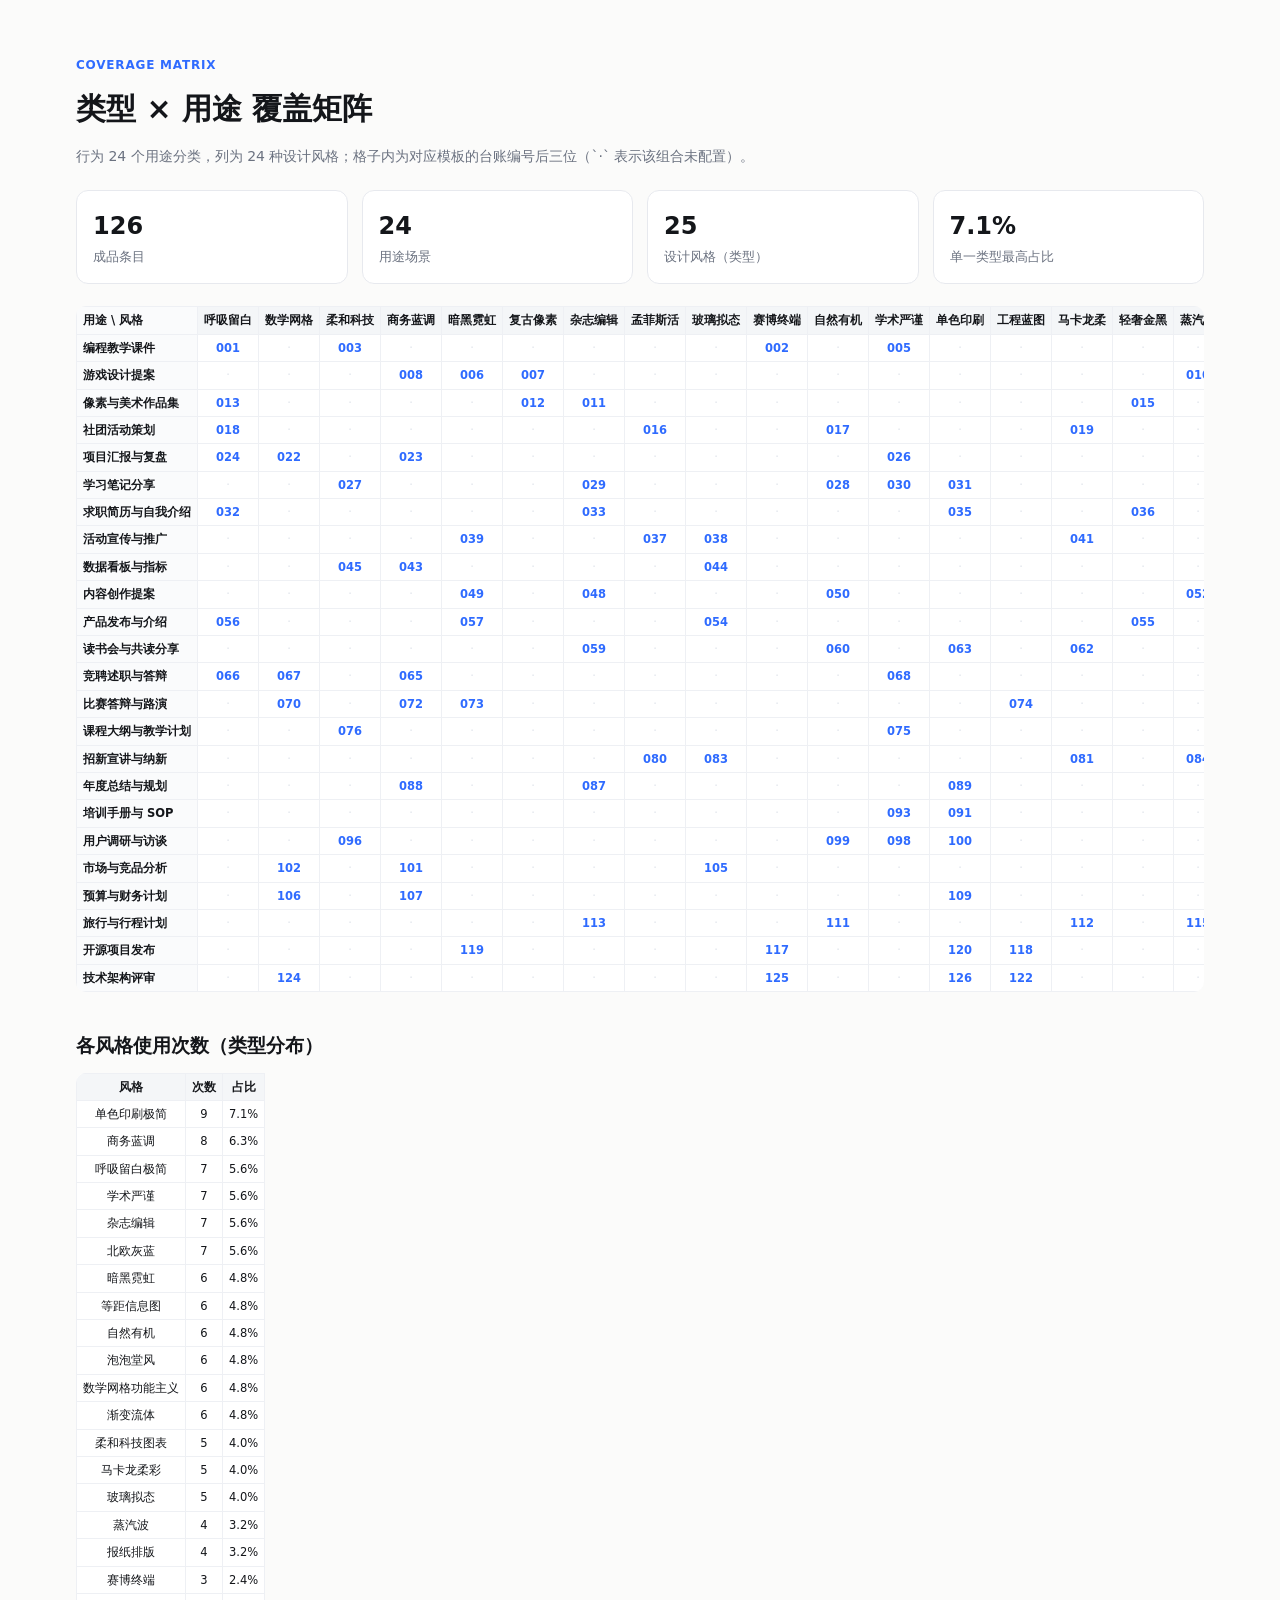
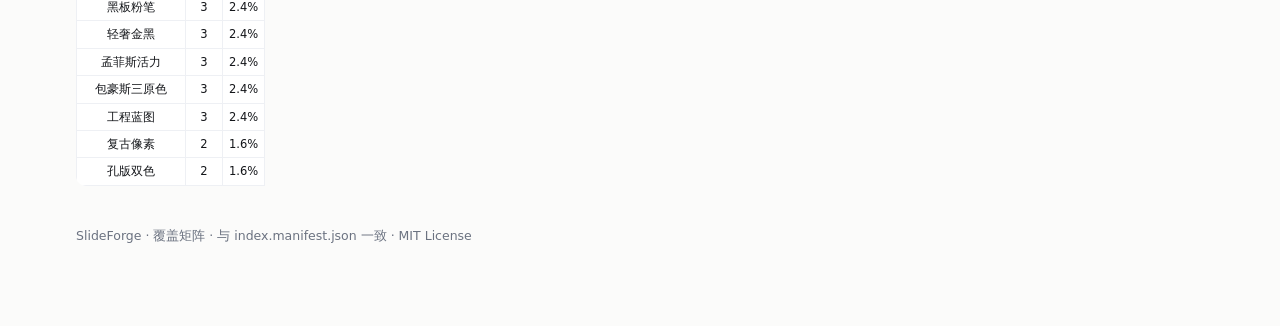
<file: docs/coverage-matrix.html>
<!DOCTYPE html><html lang="zh-CN"><head><meta charset="utf-8">
<meta name="viewport" content="width=device-width,initial-scale=1"><title>类型 × 用途 覆盖矩阵 · SlideForge</title>
<style>
*{box-sizing:border-box;margin:0;padding:0}body{background:#fbfbfa;color:#14161a;font:14px/1.6 "Segoe UI","Microsoft YaHei",system-ui,sans-serif}
.wrap{max-width:1180px;margin:0 auto;padding:56px 26px 80px}.kicker{color:#2f6bff;font-weight:700;font-size:12px;letter-spacing:.8px;text-transform:uppercase}
h1{font-size:30px;font-weight:800;margin:10px 0 12px}.lead{color:#6b7280;max-width:820px}
h2{font-size:19px;font-weight:750;margin:38px 0 12px}
table{border-collapse:collapse;font-size:11.5px;background:#fff;border:1px solid #e7e9ee}
td,th{border:1px solid #eef0f4;padding:4px 6px;text-align:center;white-space:nowrap}
th{background:#f4f6f8}.rowh{text-align:left;background:#fafbfc;position:sticky;left:0}
.on{color:#2f6bff;font-weight:700}.off{color:#dfe3ea}
.scroll{overflow:auto;margin-top:12px;border-radius:10px}
.m{display:grid;grid-template-columns:repeat(4,1fr);gap:14px;margin:22px 0}
.metric{background:#fff;border:1px solid #e7e9ee;border-radius:12px;padding:16px}.metric b{display:block;font-size:24px;font-weight:800}.metric span{color:#6b7280;font-size:12.5px}
footer{margin-top:40px;color:#6b7280;font-size:12.5px}
</style></head><body><div class="wrap">
<div class="kicker">Coverage Matrix</div><h1>类型 × 用途 覆盖矩阵</h1>
<p class="lead">行为 24 个用途分类，列为 24 种设计风格；格子内为对应模板的台账编号后三位（`·` 表示该组合未配置）。</p>
<div class="m">
<div class="metric"><b>126</b><span>成品条目</span></div>
<div class="metric"><b>24</b><span>用途场景</span></div>
<div class="metric"><b>25</b><span>设计风格（类型）</span></div>
<div class="metric"><b>7.1%</b><span>单一类型最高占比</span></div>
</div>
<div class="scroll"><table><tr><th class="rowh">用途 \ 风格</th><th>呼吸留白</th><th>数学网格</th><th>柔和科技</th><th>商务蓝调</th><th>暗黑霓虹</th><th>复古像素</th><th>杂志编辑</th><th>孟菲斯活</th><th>玻璃拟态</th><th>赛博终端</th><th>自然有机</th><th>学术严谨</th><th>单色印刷</th><th>工程蓝图</th><th>马卡龙柔</th><th>轻奢金黑</th><th>蒸汽波</th><th>孔版双色</th><th>包豪斯三</th><th>北欧灰蓝</th><th>等距信息</th><th>渐变流体</th><th>报纸排版</th><th>黑板粉笔</th><th>泡泡堂风</th></tr><tr><th class="rowh">编程教学课件</th><td class="on">001</td><td class="off">·</td><td class="on">003</td><td class="off">·</td><td class="off">·</td><td class="off">·</td><td class="off">·</td><td class="off">·</td><td class="off">·</td><td class="on">002</td><td class="off">·</td><td class="on">005</td><td class="off">·</td><td class="off">·</td><td class="off">·</td><td class="off">·</td><td class="off">·</td><td class="off">·</td><td class="off">·</td><td class="off">·</td><td class="off">·</td><td class="off">·</td><td class="off">·</td><td class="on">004</td><td class="off">·</td></tr><tr><th class="rowh">游戏设计提案</th><td class="off">·</td><td class="off">·</td><td class="off">·</td><td class="on">008</td><td class="on">006</td><td class="on">007</td><td class="off">·</td><td class="off">·</td><td class="off">·</td><td class="off">·</td><td class="off">·</td><td class="off">·</td><td class="off">·</td><td class="off">·</td><td class="off">·</td><td class="off">·</td><td class="on">010</td><td class="off">·</td><td class="off">·</td><td class="off">·</td><td class="on">009</td><td class="off">·</td><td class="off">·</td><td class="off">·</td><td class="off">·</td></tr><tr><th class="rowh">像素与美术作品集</th><td class="on">013</td><td class="off">·</td><td class="off">·</td><td class="off">·</td><td class="off">·</td><td class="on">012</td><td class="on">011</td><td class="off">·</td><td class="off">·</td><td class="off">·</td><td class="off">·</td><td class="off">·</td><td class="off">·</td><td class="off">·</td><td class="off">·</td><td class="on">015</td><td class="off">·</td><td class="on">014</td><td class="off">·</td><td class="off">·</td><td class="off">·</td><td class="off">·</td><td class="off">·</td><td class="off">·</td><td class="off">·</td></tr><tr><th class="rowh">社团活动策划</th><td class="on">018</td><td class="off">·</td><td class="off">·</td><td class="off">·</td><td class="off">·</td><td class="off">·</td><td class="off">·</td><td class="on">016</td><td class="off">·</td><td class="off">·</td><td class="on">017</td><td class="off">·</td><td class="off">·</td><td class="off">·</td><td class="on">019</td><td class="off">·</td><td class="off">·</td><td class="off">·</td><td class="on">020</td><td class="off">·</td><td class="off">·</td><td class="off">·</td><td class="off">·</td><td class="off">·</td><td class="on">021</td></tr><tr><th class="rowh">项目汇报与复盘</th><td class="on">024</td><td class="on">022</td><td class="off">·</td><td class="on">023</td><td class="off">·</td><td class="off">·</td><td class="off">·</td><td class="off">·</td><td class="off">·</td><td class="off">·</td><td class="off">·</td><td class="on">026</td><td class="off">·</td><td class="off">·</td><td class="off">·</td><td class="off">·</td><td class="off">·</td><td class="off">·</td><td class="off">·</td><td class="on">025</td><td class="off">·</td><td class="off">·</td><td class="off">·</td><td class="off">·</td><td class="off">·</td></tr><tr><th class="rowh">学习笔记分享</th><td class="off">·</td><td class="off">·</td><td class="on">027</td><td class="off">·</td><td class="off">·</td><td class="off">·</td><td class="on">029</td><td class="off">·</td><td class="off">·</td><td class="off">·</td><td class="on">028</td><td class="on">030</td><td class="on">031</td><td class="off">·</td><td class="off">·</td><td class="off">·</td><td class="off">·</td><td class="off">·</td><td class="off">·</td><td class="off">·</td><td class="off">·</td><td class="off">·</td><td class="off">·</td><td class="off">·</td><td class="off">·</td></tr><tr><th class="rowh">求职简历与自我介绍</th><td class="on">032</td><td class="off">·</td><td class="off">·</td><td class="off">·</td><td class="off">·</td><td class="off">·</td><td class="on">033</td><td class="off">·</td><td class="off">·</td><td class="off">·</td><td class="off">·</td><td class="off">·</td><td class="on">035</td><td class="off">·</td><td class="off">·</td><td class="on">036</td><td class="off">·</td><td class="off">·</td><td class="off">·</td><td class="on">034</td><td class="off">·</td><td class="off">·</td><td class="off">·</td><td class="off">·</td><td class="off">·</td></tr><tr><th class="rowh">活动宣传与推广</th><td class="off">·</td><td class="off">·</td><td class="off">·</td><td class="off">·</td><td class="on">039</td><td class="off">·</td><td class="off">·</td><td class="on">037</td><td class="on">038</td><td class="off">·</td><td class="off">·</td><td class="off">·</td><td class="off">·</td><td class="off">·</td><td class="on">041</td><td class="off">·</td><td class="off">·</td><td class="off">·</td><td class="on">040</td><td class="off">·</td><td class="off">·</td><td class="off">·</td><td class="off">·</td><td class="off">·</td><td class="on">042</td></tr><tr><th class="rowh">数据看板与指标</th><td class="off">·</td><td class="off">·</td><td class="on">045</td><td class="on">043</td><td class="off">·</td><td class="off">·</td><td class="off">·</td><td class="off">·</td><td class="on">044</td><td class="off">·</td><td class="off">·</td><td class="off">·</td><td class="off">·</td><td class="off">·</td><td class="off">·</td><td class="off">·</td><td class="off">·</td><td class="off">·</td><td class="off">·</td><td class="off">·</td><td class="on">047</td><td class="on">046</td><td class="off">·</td><td class="off">·</td><td class="off">·</td></tr><tr><th class="rowh">内容创作提案</th><td class="off">·</td><td class="off">·</td><td class="off">·</td><td class="off">·</td><td class="on">049</td><td class="off">·</td><td class="on">048</td><td class="off">·</td><td class="off">·</td><td class="off">·</td><td class="on">050</td><td class="off">·</td><td class="off">·</td><td class="off">·</td><td class="off">·</td><td class="off">·</td><td class="on">052</td><td class="off">·</td><td class="off">·</td><td class="off">·</td><td class="off">·</td><td class="off">·</td><td class="on">051</td><td class="off">·</td><td class="off">·</td></tr><tr><th class="rowh">产品发布与介绍</th><td class="on">056</td><td class="off">·</td><td class="off">·</td><td class="off">·</td><td class="on">057</td><td class="off">·</td><td class="off">·</td><td class="off">·</td><td class="on">054</td><td class="off">·</td><td class="off">·</td><td class="off">·</td><td class="off">·</td><td class="off">·</td><td class="off">·</td><td class="on">055</td><td class="off">·</td><td class="off">·</td><td class="off">·</td><td class="off">·</td><td class="off">·</td><td class="on">053</td><td class="off">·</td><td class="off">·</td><td class="on">058</td></tr><tr><th class="rowh">读书会与共读分享</th><td class="off">·</td><td class="off">·</td><td class="off">·</td><td class="off">·</td><td class="off">·</td><td class="off">·</td><td class="on">059</td><td class="off">·</td><td class="off">·</td><td class="off">·</td><td class="on">060</td><td class="off">·</td><td class="on">063</td><td class="off">·</td><td class="on">062</td><td class="off">·</td><td class="off">·</td><td class="off">·</td><td class="off">·</td><td class="off">·</td><td class="off">·</td><td class="off">·</td><td class="on">061</td><td class="off">·</td><td class="on">064</td></tr><tr><th class="rowh">竞聘述职与答辩</th><td class="on">066</td><td class="on">067</td><td class="off">·</td><td class="on">065</td><td class="off">·</td><td class="off">·</td><td class="off">·</td><td class="off">·</td><td class="off">·</td><td class="off">·</td><td class="off">·</td><td class="on">068</td><td class="off">·</td><td class="off">·</td><td class="off">·</td><td class="off">·</td><td class="off">·</td><td class="off">·</td><td class="off">·</td><td class="on">069</td><td class="off">·</td><td class="off">·</td><td class="off">·</td><td class="off">·</td><td class="off">·</td></tr><tr><th class="rowh">比赛答辩与路演</th><td class="off">·</td><td class="on">070</td><td class="off">·</td><td class="on">072</td><td class="on">073</td><td class="off">·</td><td class="off">·</td><td class="off">·</td><td class="off">·</td><td class="off">·</td><td class="off">·</td><td class="off">·</td><td class="off">·</td><td class="on">074</td><td class="off">·</td><td class="off">·</td><td class="off">·</td><td class="off">·</td><td class="off">·</td><td class="off">·</td><td class="off">·</td><td class="on">071</td><td class="off">·</td><td class="off">·</td><td class="off">·</td></tr><tr><th class="rowh">课程大纲与教学计划</th><td class="off">·</td><td class="off">·</td><td class="on">076</td><td class="off">·</td><td class="off">·</td><td class="off">·</td><td class="off">·</td><td class="off">·</td><td class="off">·</td><td class="off">·</td><td class="off">·</td><td class="on">075</td><td class="off">·</td><td class="off">·</td><td class="off">·</td><td class="off">·</td><td class="off">·</td><td class="off">·</td><td class="off">·</td><td class="on">077</td><td class="on">079</td><td class="off">·</td><td class="off">·</td><td class="on">078</td><td class="off">·</td></tr><tr><th class="rowh">招新宣讲与纳新</th><td class="off">·</td><td class="off">·</td><td class="off">·</td><td class="off">·</td><td class="off">·</td><td class="off">·</td><td class="off">·</td><td class="on">080</td><td class="on">083</td><td class="off">·</td><td class="off">·</td><td class="off">·</td><td class="off">·</td><td class="off">·</td><td class="on">081</td><td class="off">·</td><td class="on">084</td><td class="off">·</td><td class="on">082</td><td class="off">·</td><td class="off">·</td><td class="off">·</td><td class="off">·</td><td class="off">·</td><td class="on">085</td></tr><tr><th class="rowh">年度总结与规划</th><td class="off">·</td><td class="off">·</td><td class="off">·</td><td class="on">088</td><td class="off">·</td><td class="off">·</td><td class="on">087</td><td class="off">·</td><td class="off">·</td><td class="off">·</td><td class="off">·</td><td class="off">·</td><td class="on">089</td><td class="off">·</td><td class="off">·</td><td class="off">·</td><td class="off">·</td><td class="off">·</td><td class="off">·</td><td class="off">·</td><td class="off">·</td><td class="on">090</td><td class="on">086</td><td class="off">·</td><td class="off">·</td></tr><tr><th class="rowh">培训手册与 SOP</th><td class="off">·</td><td class="off">·</td><td class="off">·</td><td class="off">·</td><td class="off">·</td><td class="off">·</td><td class="off">·</td><td class="off">·</td><td class="off">·</td><td class="off">·</td><td class="off">·</td><td class="on">093</td><td class="on">091</td><td class="off">·</td><td class="off">·</td><td class="off">·</td><td class="off">·</td><td class="off">·</td><td class="off">·</td><td class="on">092</td><td class="on">094</td><td class="off">·</td><td class="off">·</td><td class="on">095</td><td class="off">·</td></tr><tr><th class="rowh">用户调研与访谈</th><td class="off">·</td><td class="off">·</td><td class="on">096</td><td class="off">·</td><td class="off">·</td><td class="off">·</td><td class="off">·</td><td class="off">·</td><td class="off">·</td><td class="off">·</td><td class="on">099</td><td class="on">098</td><td class="on">100</td><td class="off">·</td><td class="off">·</td><td class="off">·</td><td class="off">·</td><td class="off">·</td><td class="off">·</td><td class="on">097</td><td class="off">·</td><td class="off">·</td><td class="off">·</td><td class="off">·</td><td class="off">·</td></tr><tr><th class="rowh">市场与竞品分析</th><td class="off">·</td><td class="on">102</td><td class="off">·</td><td class="on">101</td><td class="off">·</td><td class="off">·</td><td class="off">·</td><td class="off">·</td><td class="on">105</td><td class="off">·</td><td class="off">·</td><td class="off">·</td><td class="off">·</td><td class="off">·</td><td class="off">·</td><td class="off">·</td><td class="off">·</td><td class="off">·</td><td class="off">·</td><td class="off">·</td><td class="off">·</td><td class="on">103</td><td class="on">104</td><td class="off">·</td><td class="off">·</td></tr><tr><th class="rowh">预算与财务计划</th><td class="off">·</td><td class="on">106</td><td class="off">·</td><td class="on">107</td><td class="off">·</td><td class="off">·</td><td class="off">·</td><td class="off">·</td><td class="off">·</td><td class="off">·</td><td class="off">·</td><td class="off">·</td><td class="on">109</td><td class="off">·</td><td class="off">·</td><td class="off">·</td><td class="off">·</td><td class="off">·</td><td class="off">·</td><td class="on">110</td><td class="on">108</td><td class="off">·</td><td class="off">·</td><td class="off">·</td><td class="off">·</td></tr><tr><th class="rowh">旅行与行程计划</th><td class="off">·</td><td class="off">·</td><td class="off">·</td><td class="off">·</td><td class="off">·</td><td class="off">·</td><td class="on">113</td><td class="off">·</td><td class="off">·</td><td class="off">·</td><td class="on">111</td><td class="off">·</td><td class="off">·</td><td class="off">·</td><td class="on">112</td><td class="off">·</td><td class="on">115</td><td class="on">114</td><td class="off">·</td><td class="off">·</td><td class="off">·</td><td class="off">·</td><td class="off">·</td><td class="off">·</td><td class="on">116</td></tr><tr><th class="rowh">开源项目发布</th><td class="off">·</td><td class="off">·</td><td class="off">·</td><td class="off">·</td><td class="on">119</td><td class="off">·</td><td class="off">·</td><td class="off">·</td><td class="off">·</td><td class="on">117</td><td class="off">·</td><td class="off">·</td><td class="on">120</td><td class="on">118</td><td class="off">·</td><td class="off">·</td><td class="off">·</td><td class="off">·</td><td class="off">·</td><td class="off">·</td><td class="off">·</td><td class="on">121</td><td class="off">·</td><td class="off">·</td><td class="off">·</td></tr><tr><th class="rowh">技术架构评审</th><td class="off">·</td><td class="on">124</td><td class="off">·</td><td class="off">·</td><td class="off">·</td><td class="off">·</td><td class="off">·</td><td class="off">·</td><td class="off">·</td><td class="on">125</td><td class="off">·</td><td class="off">·</td><td class="on">126</td><td class="on">122</td><td class="off">·</td><td class="off">·</td><td class="off">·</td><td class="off">·</td><td class="off">·</td><td class="off">·</td><td class="on">123</td><td class="off">·</td><td class="off">·</td><td class="off">·</td><td class="off">·</td></tr></table></div>
<h2>各风格使用次数（类型分布）</h2>
<div class="scroll"><table><tr><th>风格</th><th>次数</th><th>占比</th></tr><tr><td>单色印刷极简</td><td>9</td><td>7.1%</td></tr><tr><td>商务蓝调</td><td>8</td><td>6.3%</td></tr><tr><td>呼吸留白极简</td><td>7</td><td>5.6%</td></tr><tr><td>学术严谨</td><td>7</td><td>5.6%</td></tr><tr><td>杂志编辑</td><td>7</td><td>5.6%</td></tr><tr><td>北欧灰蓝</td><td>7</td><td>5.6%</td></tr><tr><td>暗黑霓虹</td><td>6</td><td>4.8%</td></tr><tr><td>等距信息图</td><td>6</td><td>4.8%</td></tr><tr><td>自然有机</td><td>6</td><td>4.8%</td></tr><tr><td>泡泡堂风</td><td>6</td><td>4.8%</td></tr><tr><td>数学网格功能主义</td><td>6</td><td>4.8%</td></tr><tr><td>渐变流体</td><td>6</td><td>4.8%</td></tr><tr><td>柔和科技图表</td><td>5</td><td>4.0%</td></tr><tr><td>马卡龙柔彩</td><td>5</td><td>4.0%</td></tr><tr><td>玻璃拟态</td><td>5</td><td>4.0%</td></tr><tr><td>蒸汽波</td><td>4</td><td>3.2%</td></tr><tr><td>报纸排版</td><td>4</td><td>3.2%</td></tr><tr><td>赛博终端</td><td>3</td><td>2.4%</td></tr><tr><td>黑板粉笔</td><td>3</td><td>2.4%</td></tr><tr><td>轻奢金黑</td><td>3</td><td>2.4%</td></tr><tr><td>孟菲斯活力</td><td>3</td><td>2.4%</td></tr><tr><td>包豪斯三原色</td><td>3</td><td>2.4%</td></tr><tr><td>工程蓝图</td><td>3</td><td>2.4%</td></tr><tr><td>复古像素</td><td>2</td><td>1.6%</td></tr><tr><td>孔版双色</td><td>2</td><td>1.6%</td></tr></table></div>
<footer>SlideForge · 覆盖矩阵 · 与 index.manifest.json 一致 · MIT License</footer>
</div></body></html>
</file>
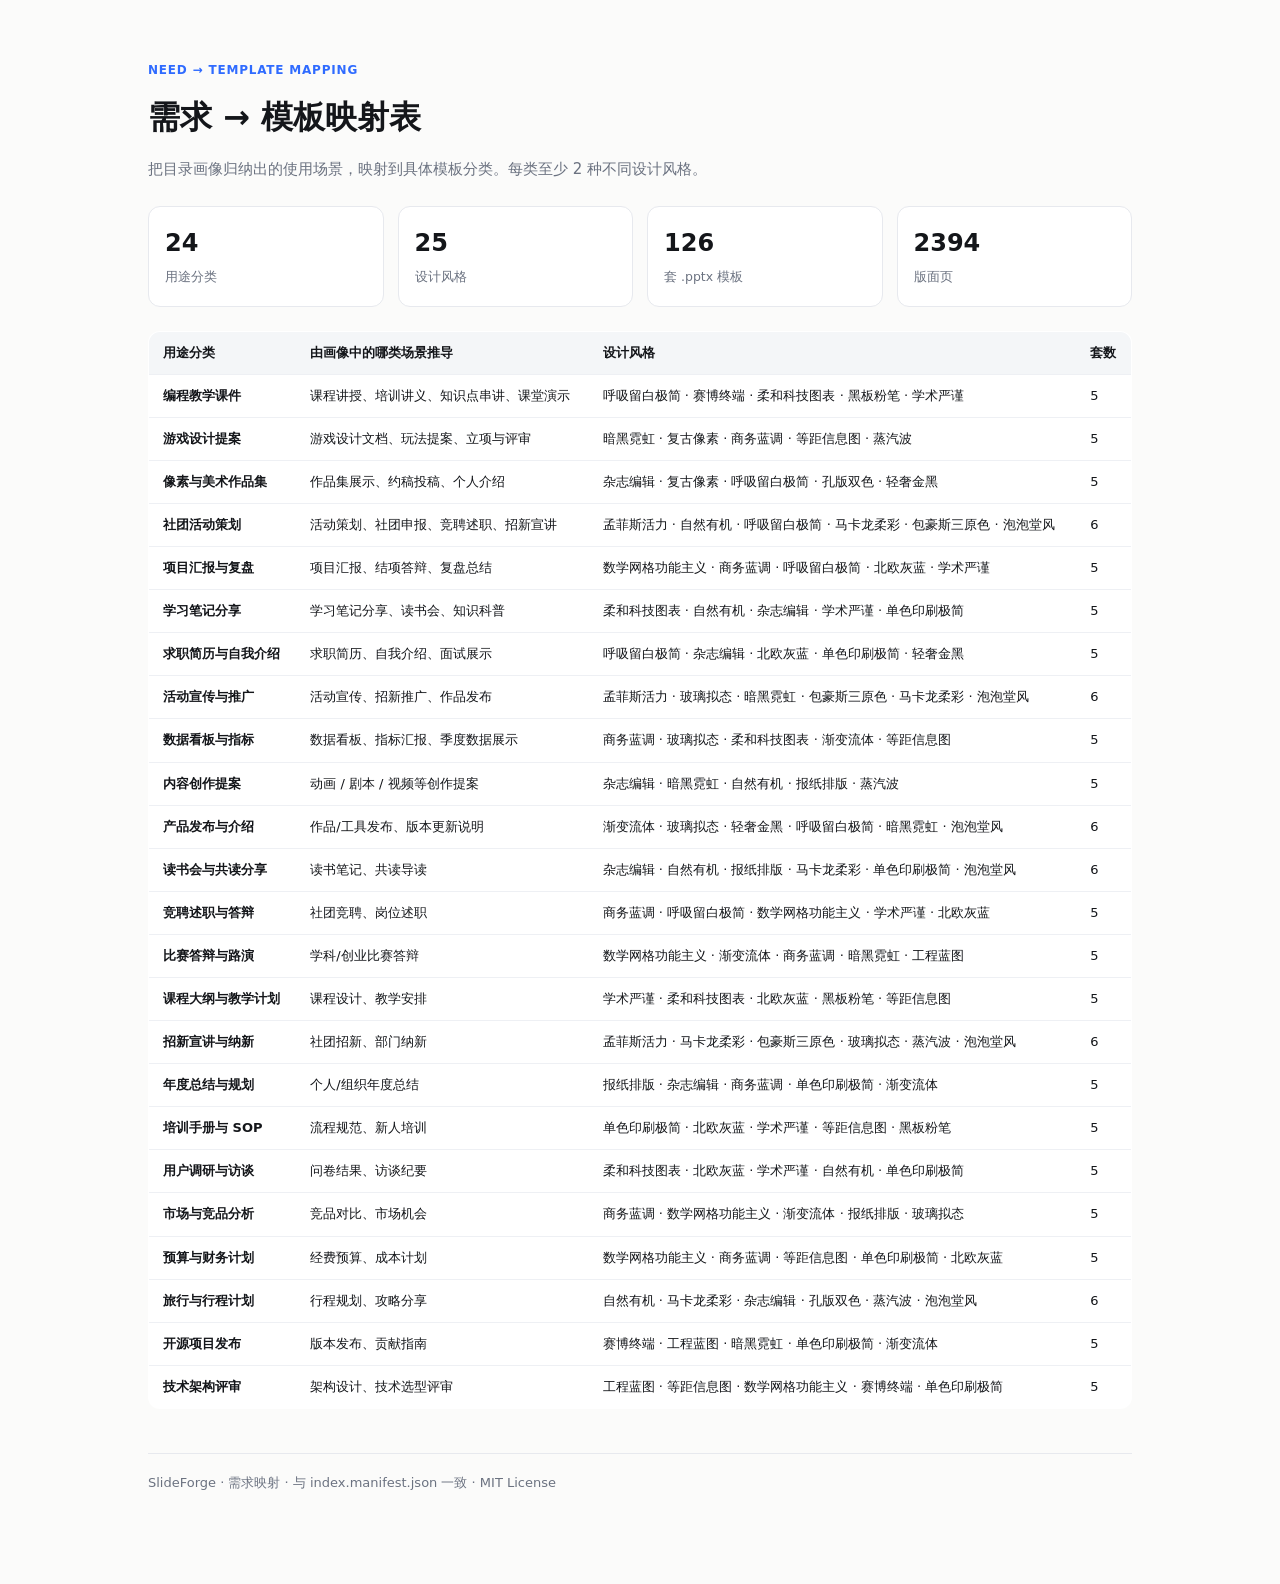
<file: docs/need-template-mapping.html>
<!DOCTYPE html><html lang="zh-CN"><head><meta charset="utf-8">
<meta name="viewport" content="width=device-width,initial-scale=1"><title>需求 → 模板映射表 · SlideForge</title>
<style>
*{box-sizing:border-box;margin:0;padding:0}body{background:#fbfbfa;color:#14161a;font:15px/1.7 "Segoe UI","Microsoft YaHei",system-ui,sans-serif}
.wrap{max-width:1040px;margin:0 auto;padding:60px 28px 90px}.kicker{color:#2f6bff;font-weight:700;font-size:12px;letter-spacing:.8px;text-transform:uppercase}
h1{font-size:32px;font-weight:800;margin:10px 0 12px}.lead{color:#6b7280;max-width:820px}
h2{font-size:20px;font-weight:750;margin:40px 0 12px}
table{width:100%;border-collapse:collapse;font-size:13px;background:#fff;border:1px solid #e7e9ee;border-radius:12px;overflow:hidden}
th,td{text-align:left;padding:10px 14px;border-bottom:1px solid #eef0f4;vertical-align:top}th{background:#f4f6f8;font-weight:700}tr:last-child td{border-bottom:none}
.m{display:grid;grid-template-columns:repeat(4,1fr);gap:14px;margin:24px 0}.metric{background:#fff;border:1px solid #e7e9ee;border-radius:12px;padding:16px}.metric b{display:block;font-size:24px;font-weight:800}.metric span{color:#6b7280;font-size:12.5px}
footer{margin-top:44px;padding-top:18px;border-top:1px solid #e7e9ee;color:#6b7280;font-size:13px}
@media(max-width:760px){.m{grid-template-columns:repeat(2,1fr)}h1{font-size:26px}}
</style></head><body><div class="wrap">
<div class="kicker">Need → Template Mapping</div><h1>需求 → 模板映射表</h1>
<p class="lead">把目录画像归纳出的使用场景，映射到具体模板分类。每类至少 2 种不同设计风格。</p>
<div class="m"><div class="metric"><b>24</b><span>用途分类</span></div><div class="metric"><b>25</b><span>设计风格</span></div>
<div class="metric"><b>126</b><span>套 .pptx 模板</span></div><div class="metric"><b>2394</b><span>版面页</span></div></div>
<table><tr><th>用途分类</th><th>由画像中的哪类场景推导</th><th>设计风格</th><th>套数</th></tr><tr><td><b>编程教学课件</b></td><td>课程讲授、培训讲义、知识点串讲、课堂演示</td><td>呼吸留白极简 · 赛博终端 · 柔和科技图表 · 黑板粉笔 · 学术严谨</td><td>5</td></tr><tr><td><b>游戏设计提案</b></td><td>游戏设计文档、玩法提案、立项与评审</td><td>暗黑霓虹 · 复古像素 · 商务蓝调 · 等距信息图 · 蒸汽波</td><td>5</td></tr><tr><td><b>像素与美术作品集</b></td><td>作品集展示、约稿投稿、个人介绍</td><td>杂志编辑 · 复古像素 · 呼吸留白极简 · 孔版双色 · 轻奢金黑</td><td>5</td></tr><tr><td><b>社团活动策划</b></td><td>活动策划、社团申报、竞聘述职、招新宣讲</td><td>孟菲斯活力 · 自然有机 · 呼吸留白极简 · 马卡龙柔彩 · 包豪斯三原色 · 泡泡堂风</td><td>6</td></tr><tr><td><b>项目汇报与复盘</b></td><td>项目汇报、结项答辩、复盘总结</td><td>数学网格功能主义 · 商务蓝调 · 呼吸留白极简 · 北欧灰蓝 · 学术严谨</td><td>5</td></tr><tr><td><b>学习笔记分享</b></td><td>学习笔记分享、读书会、知识科普</td><td>柔和科技图表 · 自然有机 · 杂志编辑 · 学术严谨 · 单色印刷极简</td><td>5</td></tr><tr><td><b>求职简历与自我介绍</b></td><td>求职简历、自我介绍、面试展示</td><td>呼吸留白极简 · 杂志编辑 · 北欧灰蓝 · 单色印刷极简 · 轻奢金黑</td><td>5</td></tr><tr><td><b>活动宣传与推广</b></td><td>活动宣传、招新推广、作品发布</td><td>孟菲斯活力 · 玻璃拟态 · 暗黑霓虹 · 包豪斯三原色 · 马卡龙柔彩 · 泡泡堂风</td><td>6</td></tr><tr><td><b>数据看板与指标</b></td><td>数据看板、指标汇报、季度数据展示</td><td>商务蓝调 · 玻璃拟态 · 柔和科技图表 · 渐变流体 · 等距信息图</td><td>5</td></tr><tr><td><b>内容创作提案</b></td><td>动画 / 剧本 / 视频等创作提案</td><td>杂志编辑 · 暗黑霓虹 · 自然有机 · 报纸排版 · 蒸汽波</td><td>5</td></tr><tr><td><b>产品发布与介绍</b></td><td>作品/工具发布、版本更新说明</td><td>渐变流体 · 玻璃拟态 · 轻奢金黑 · 呼吸留白极简 · 暗黑霓虹 · 泡泡堂风</td><td>6</td></tr><tr><td><b>读书会与共读分享</b></td><td>读书笔记、共读导读</td><td>杂志编辑 · 自然有机 · 报纸排版 · 马卡龙柔彩 · 单色印刷极简 · 泡泡堂风</td><td>6</td></tr><tr><td><b>竞聘述职与答辩</b></td><td>社团竞聘、岗位述职</td><td>商务蓝调 · 呼吸留白极简 · 数学网格功能主义 · 学术严谨 · 北欧灰蓝</td><td>5</td></tr><tr><td><b>比赛答辩与路演</b></td><td>学科/创业比赛答辩</td><td>数学网格功能主义 · 渐变流体 · 商务蓝调 · 暗黑霓虹 · 工程蓝图</td><td>5</td></tr><tr><td><b>课程大纲与教学计划</b></td><td>课程设计、教学安排</td><td>学术严谨 · 柔和科技图表 · 北欧灰蓝 · 黑板粉笔 · 等距信息图</td><td>5</td></tr><tr><td><b>招新宣讲与纳新</b></td><td>社团招新、部门纳新</td><td>孟菲斯活力 · 马卡龙柔彩 · 包豪斯三原色 · 玻璃拟态 · 蒸汽波 · 泡泡堂风</td><td>6</td></tr><tr><td><b>年度总结与规划</b></td><td>个人/组织年度总结</td><td>报纸排版 · 杂志编辑 · 商务蓝调 · 单色印刷极简 · 渐变流体</td><td>5</td></tr><tr><td><b>培训手册与 SOP</b></td><td>流程规范、新人培训</td><td>单色印刷极简 · 北欧灰蓝 · 学术严谨 · 等距信息图 · 黑板粉笔</td><td>5</td></tr><tr><td><b>用户调研与访谈</b></td><td>问卷结果、访谈纪要</td><td>柔和科技图表 · 北欧灰蓝 · 学术严谨 · 自然有机 · 单色印刷极简</td><td>5</td></tr><tr><td><b>市场与竞品分析</b></td><td>竞品对比、市场机会</td><td>商务蓝调 · 数学网格功能主义 · 渐变流体 · 报纸排版 · 玻璃拟态</td><td>5</td></tr><tr><td><b>预算与财务计划</b></td><td>经费预算、成本计划</td><td>数学网格功能主义 · 商务蓝调 · 等距信息图 · 单色印刷极简 · 北欧灰蓝</td><td>5</td></tr><tr><td><b>旅行与行程计划</b></td><td>行程规划、攻略分享</td><td>自然有机 · 马卡龙柔彩 · 杂志编辑 · 孔版双色 · 蒸汽波 · 泡泡堂风</td><td>6</td></tr><tr><td><b>开源项目发布</b></td><td>版本发布、贡献指南</td><td>赛博终端 · 工程蓝图 · 暗黑霓虹 · 单色印刷极简 · 渐变流体</td><td>5</td></tr><tr><td><b>技术架构评审</b></td><td>架构设计、技术选型评审</td><td>工程蓝图 · 等距信息图 · 数学网格功能主义 · 赛博终端 · 单色印刷极简</td><td>5</td></tr></table>
<footer>SlideForge · 需求映射 · 与 index.manifest.json 一致 · MIT License</footer></div></body></html>
</file>
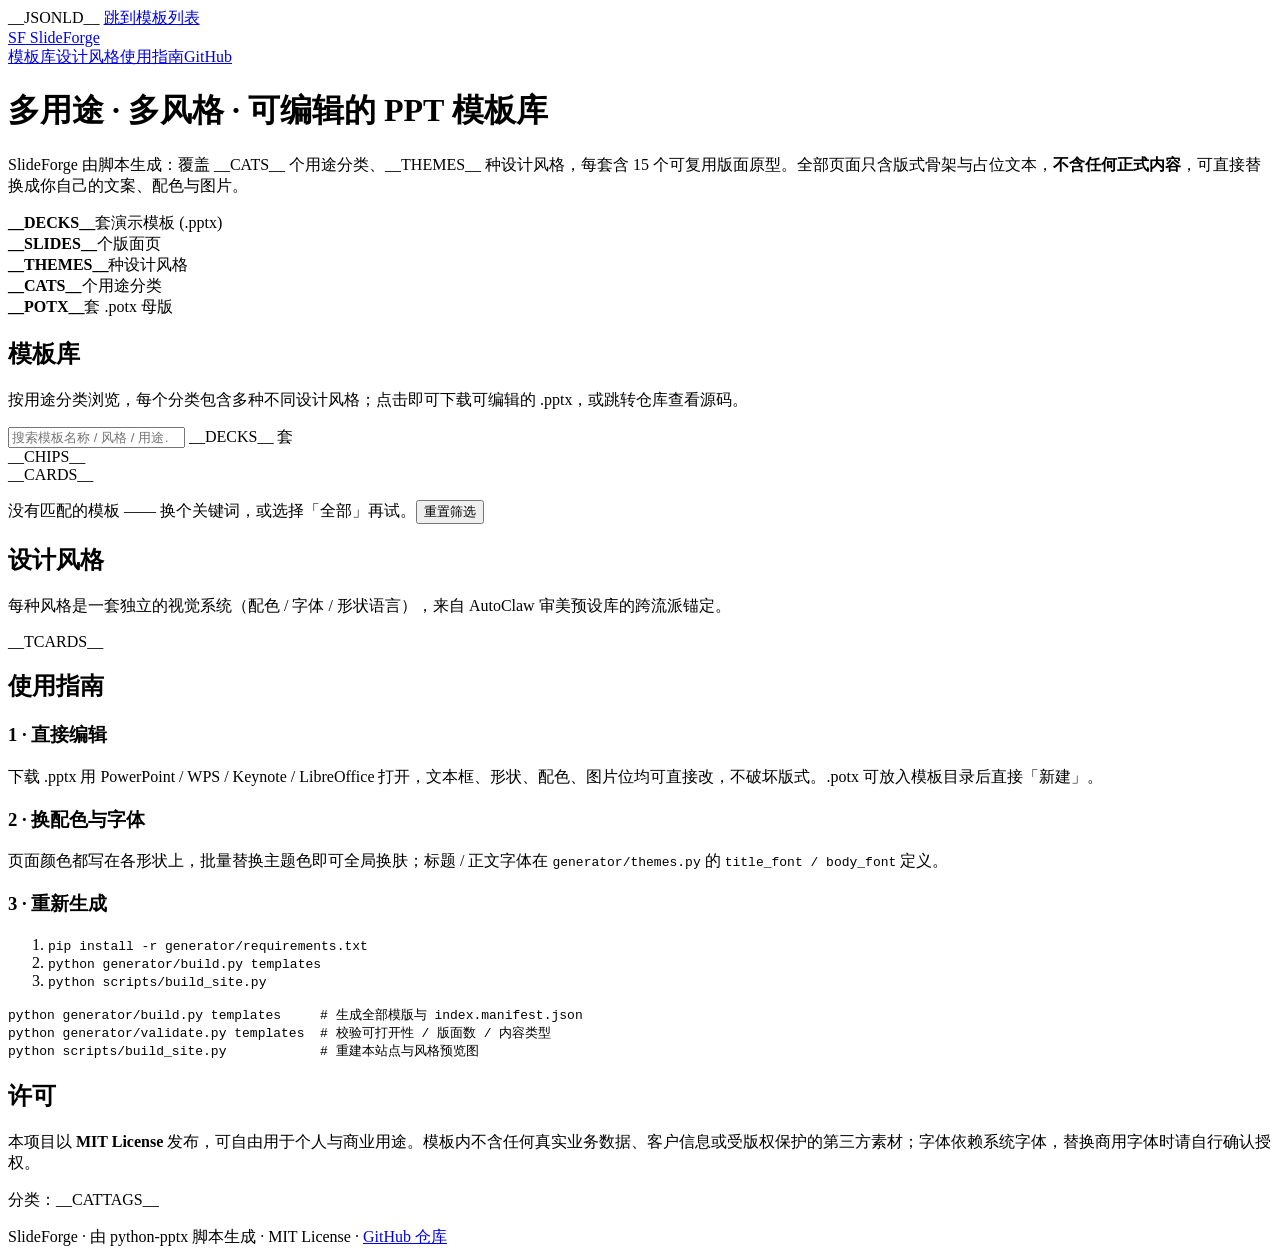
<file: scripts/site/page.html>
<!DOCTYPE html>
<html lang="zh-CN">
<head>
<meta charset="utf-8">
<meta name="viewport" content="width=device-width,initial-scale=1">
<title>__TITLE__</title>
<meta name="description" content="__DESC__">
<link rel="canonical" href="__SITE__">
<meta name="theme-color" media="(prefers-color-scheme: light)" content="#2f6bff">
<meta name="theme-color" media="(prefers-color-scheme: dark)" content="#10141d">
<meta name="color-scheme" content="light dark">
<meta name="robots" content="max-image-preview:large">
<meta property="og:site_name" content="SlideForge">
<meta property="og:type" content="website">
<meta property="og:title" content="__TITLE__">
<meta property="og:description" content="__OGDESC__">
<meta property="og:url" content="__SITE__">
<meta property="og:image" content="__SITE__assets/previews/og-cover.png">
<meta property="og:image:type" content="image/png">
<meta property="og:image:width" content="1200">
<meta property="og:image:height" content="630">
<meta property="og:image:alt" content="SlideForge：__DECKS__ 套可编辑 PPT 模板库封面">
<meta property="og:locale" content="zh_CN">
<meta name="twitter:card" content="summary_large_image">
<meta name="twitter:image" content="__SITE__assets/previews/og-cover.png">
<link rel="icon" href="data:image/svg+xml,%3Csvg xmlns='http://www.w3.org/2000/svg' viewBox='0 0 32 32'%3E%3Crect width='32' height='32' rx='8' fill='%232f6bff'/%3E%3Ctext x='16' y='21' font-family='Segoe UI,sans-serif' font-size='13' font-weight='700' fill='white' text-anchor='middle'%3ESF%3C/text%3E%3C/svg%3E">
__JSONLD__
<style>__CSS__</style>
</head>
<body>
<a class="skip-link" href="#library">跳到模板列表</a>
<header class="top"><div class="wrap">
  <a class="brand" href="#top"><span class="mark">SF</span> SlideForge</a>
  <nav aria-label="站点导航"><a href="#library">模板库</a><a href="#styles">设计风格</a><a href="#usage">使用指南</a><a href="__REPO__" target="_blank" rel="noopener">GitHub</a></nav>
</div></header>
<main id="main">
<div id="top"></div>
<div class="hero"><div class="wrap">
  <h1>多用途 · 多风格 · 可编辑的 PPT 模板库</h1>
  <p class="lead">SlideForge 由脚本生成：覆盖 __CATS__ 个用途分类、__THEMES__ 种设计风格，每套含 15 个可复用版面原型。全部页面只含版式骨架与占位文本，<b>不含任何正式内容</b>，可直接替换成你自己的文案、配色与图片。</p>
  <div class="metrics">
    <div class="metric"><b>__DECKS__</b><span>套演示模板 (.pptx)</span></div>
    <div class="metric"><b>__SLIDES__</b><span>个版面页</span></div>
    <div class="metric"><b>__THEMES__</b><span>种设计风格</span></div>
    <div class="metric"><b>__CATS__</b><span>个用途分类</span></div>
    <div class="metric"><b>__POTX__</b><span>套 .potx 母版</span></div>
  </div>
</div></div>
<section id="library" aria-labelledby="lib-h"><div class="wrap">
  <h2 class="sec" id="lib-h">模板库</h2>
  <p class="sub">按用途分类浏览，每个分类包含多种不同设计风格；点击即可下载可编辑的 .pptx，或跳转仓库查看源码。</p>
  <div class="searchbar">
    <input type="search" id="q" placeholder="搜索模板名称 / 风格 / 用途…" aria-label="搜索模板" autocomplete="off">
    <span class="count" id="count" role="status" aria-live="polite">__DECKS__ 套</span>
  </div>
  <div class="filters" role="group" aria-label="按用途筛选模板">__CHIPS__</div>
  <div class="grid">__CARDS__</div>
  <p class="empty-state" id="empty">没有匹配的模板 —— 换个关键词，或选择「全部」再试。<button type="button" class="btn" id="empty-reset">重置筛选</button></p>
</div></section>
<section id="styles"><div class="wrap">
  <h2 class="sec">设计风格</h2>
  <p class="sub">每种风格是一套独立的视觉系统（配色 / 字体 / 形状语言），来自 AutoClaw 审美预设库的跨流派锚定。</p>
  <div class="themegrid">__TCARDS__</div>
</div></section>
<section id="usage"><div class="wrap">
  <h2 class="sec">使用指南</h2>
  <div class="usegrid">
    <div class="ubox"><h3>1 · 直接编辑</h3><p>下载 .pptx 用 PowerPoint / WPS / Keynote / LibreOffice 打开，文本框、形状、配色、图片位均可直接改，不破坏版式。.potx 可放入模板目录后直接「新建」。</p></div>
    <div class="ubox"><h3>2 · 换配色与字体</h3><p>页面颜色都写在各形状上，批量替换主题色即可全局换肤；标题 / 正文字体在 <code>generator/themes.py</code> 的 <code>title_font / body_font</code> 定义。</p></div>
    <div class="ubox"><h3>3 · 重新生成</h3><ol><li><code>pip install -r generator/requirements.txt</code></li><li><code>python generator/build.py templates</code></li><li><code>python scripts/build_site.py</code></li></ol></div>
  </div>
  <pre>python generator/build.py templates     # 生成全部模版与 index.manifest.json
python generator/validate.py templates  # 校验可打开性 / 版面数 / 内容类型
python scripts/build_site.py            # 重建本站点与风格预览图</pre>
</div></section>
<section id="license"><div class="wrap">
  <h2 class="sec">许可</h2>
  <p class="sub">本项目以 <b>MIT License</b> 发布，可自由用于个人与商业用途。模板内不含任何真实业务数据、客户信息或受版权保护的第三方素材；字体依赖系统字体，替换商用字体时请自行确认授权。</p>
  <p class="sub" style="margin-top:14px">分类：__CATTAGS__</p>
</div></section>
<dialog class="lightbox" id="pv" aria-labelledby="pv-title" aria-modal="true">
  <div class="lb-head"><b id="pv-title">模板预览</b>
    <div style="display:flex;gap:8px">
      <a class="btn primary" id="pv-dl" href="#" download>下载 .pptx</a>
      <button type="button" class="x" id="pv-close" autofocus>关闭 (Esc)</button>
    </div>
  </div>
  <div class="lb-body">
    <div class="lb-main"><div id="pv-stage"></div>
      <noscript><p class="lb-fallback" style="display:block">浏览器禁用了脚本：请直接在卡片上点「下载 .pptx」，或到 GitHub 源码页查看。</p></noscript>
      <div class="lb-fallback" id="pv-fallback">预览图暂时无法加载 —— 你仍可直接下载 .pptx，或打开 GitHub 源码页查看该模板。</div>
    </div>
    <div class="lb-thumb" id="pv-thumbs" role="group" aria-label="切换预览图"></div>
  </div>
  <div class="lb-meta" id="pv-meta"></div>
  <span class="sr-only" id="pv-status" role="status" aria-live="polite"></span>
  <div class="lb-nav">
    <button type="button" id="pv-prev">‹ 上一张</button>
    <button type="button" id="pv-next">下一张 ›</button>
    <button type="button" id="pv-fs">全屏放映</button>
  </div>
</dialog>
</main>
<footer><div class="wrap">SlideForge · 由 python-pptx 脚本生成 · MIT License · <a href="__REPO__" target="_blank" rel="noopener">GitHub 仓库</a></div></footer>
<script>__JS__</script>
</body></html>
</file>
